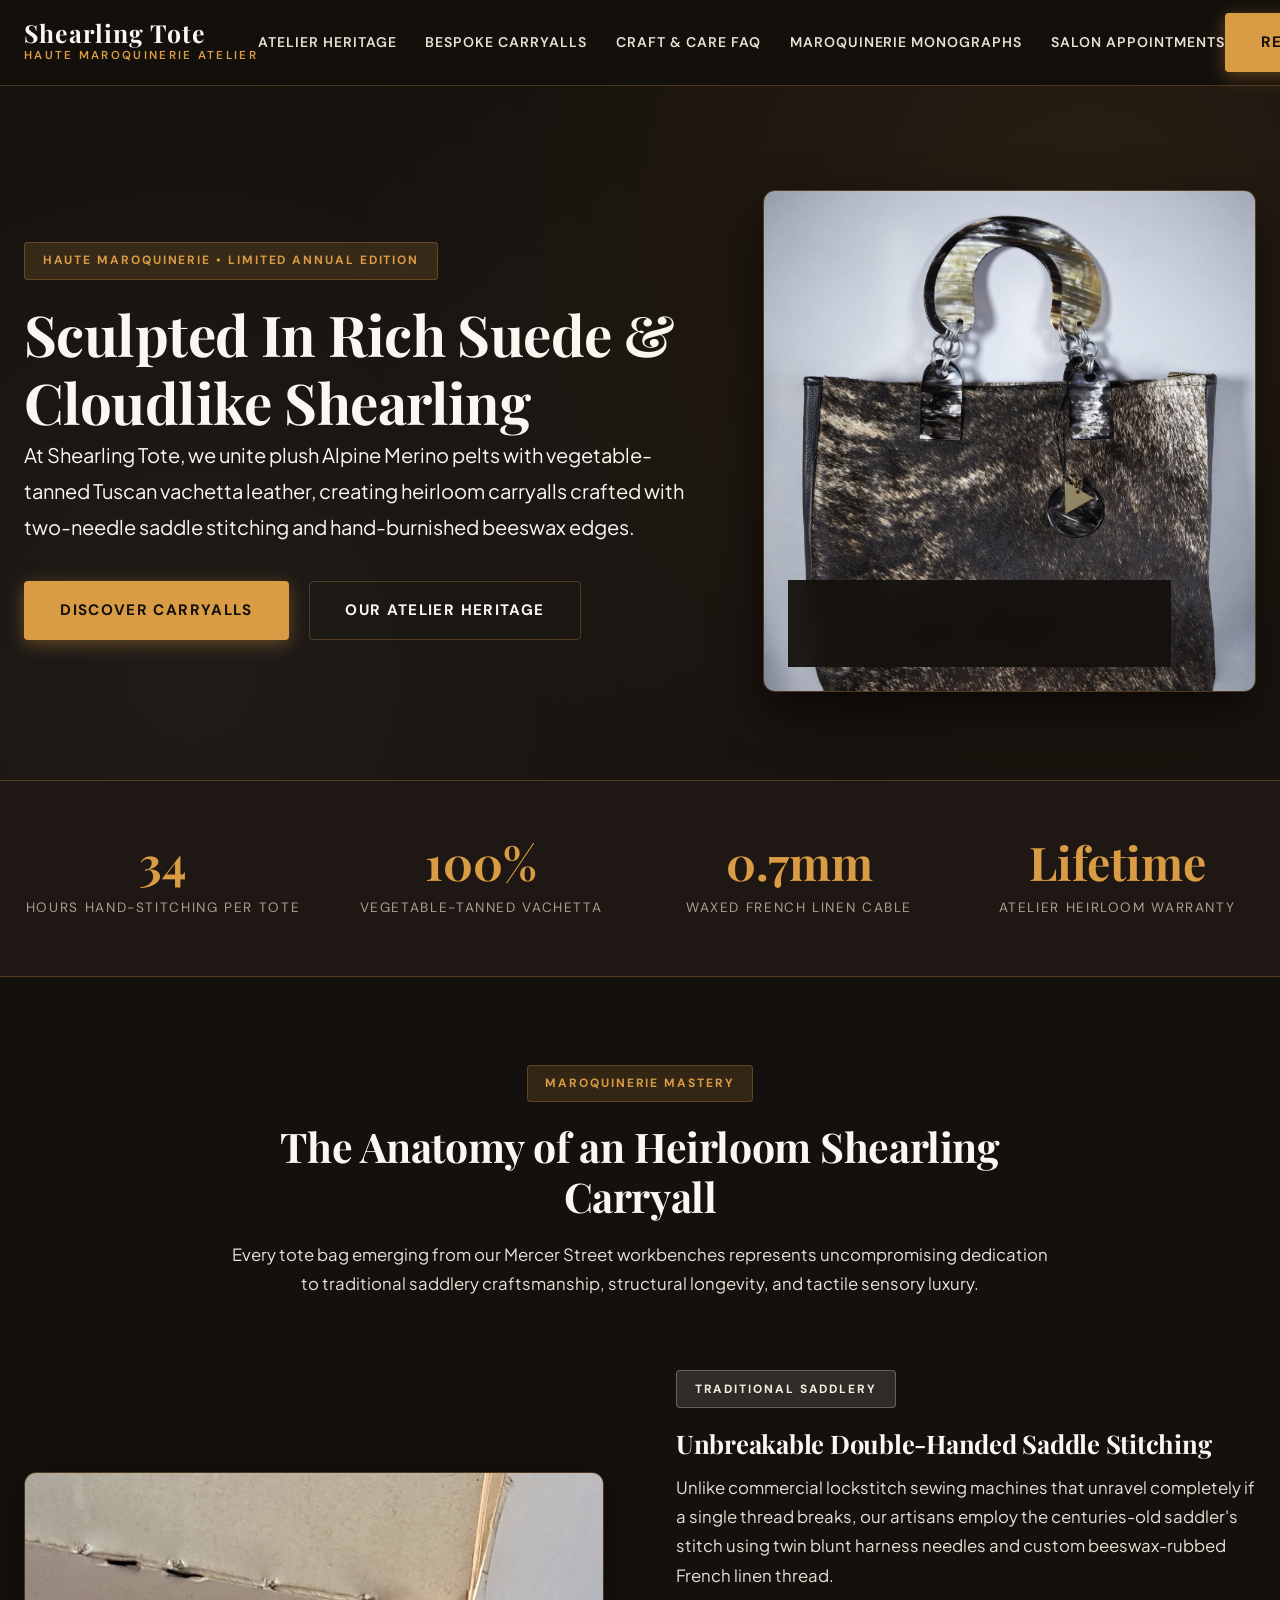
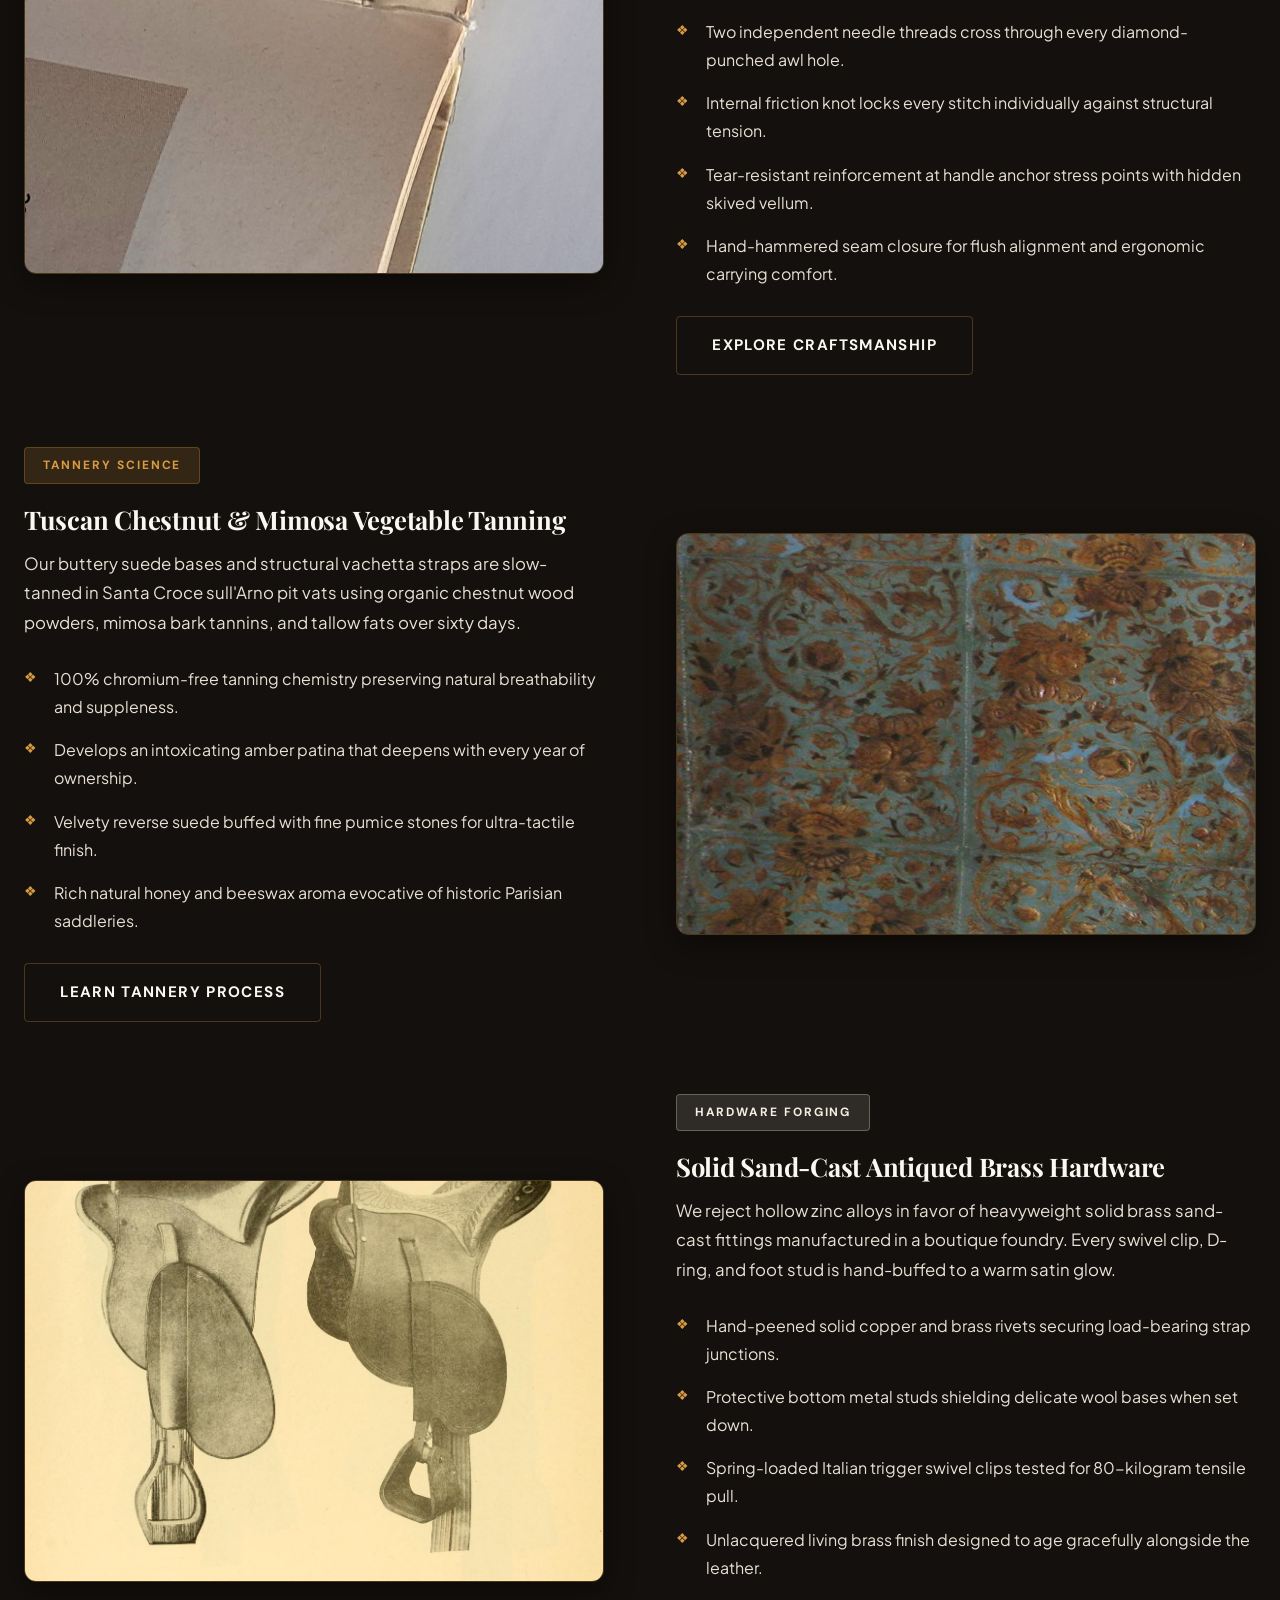
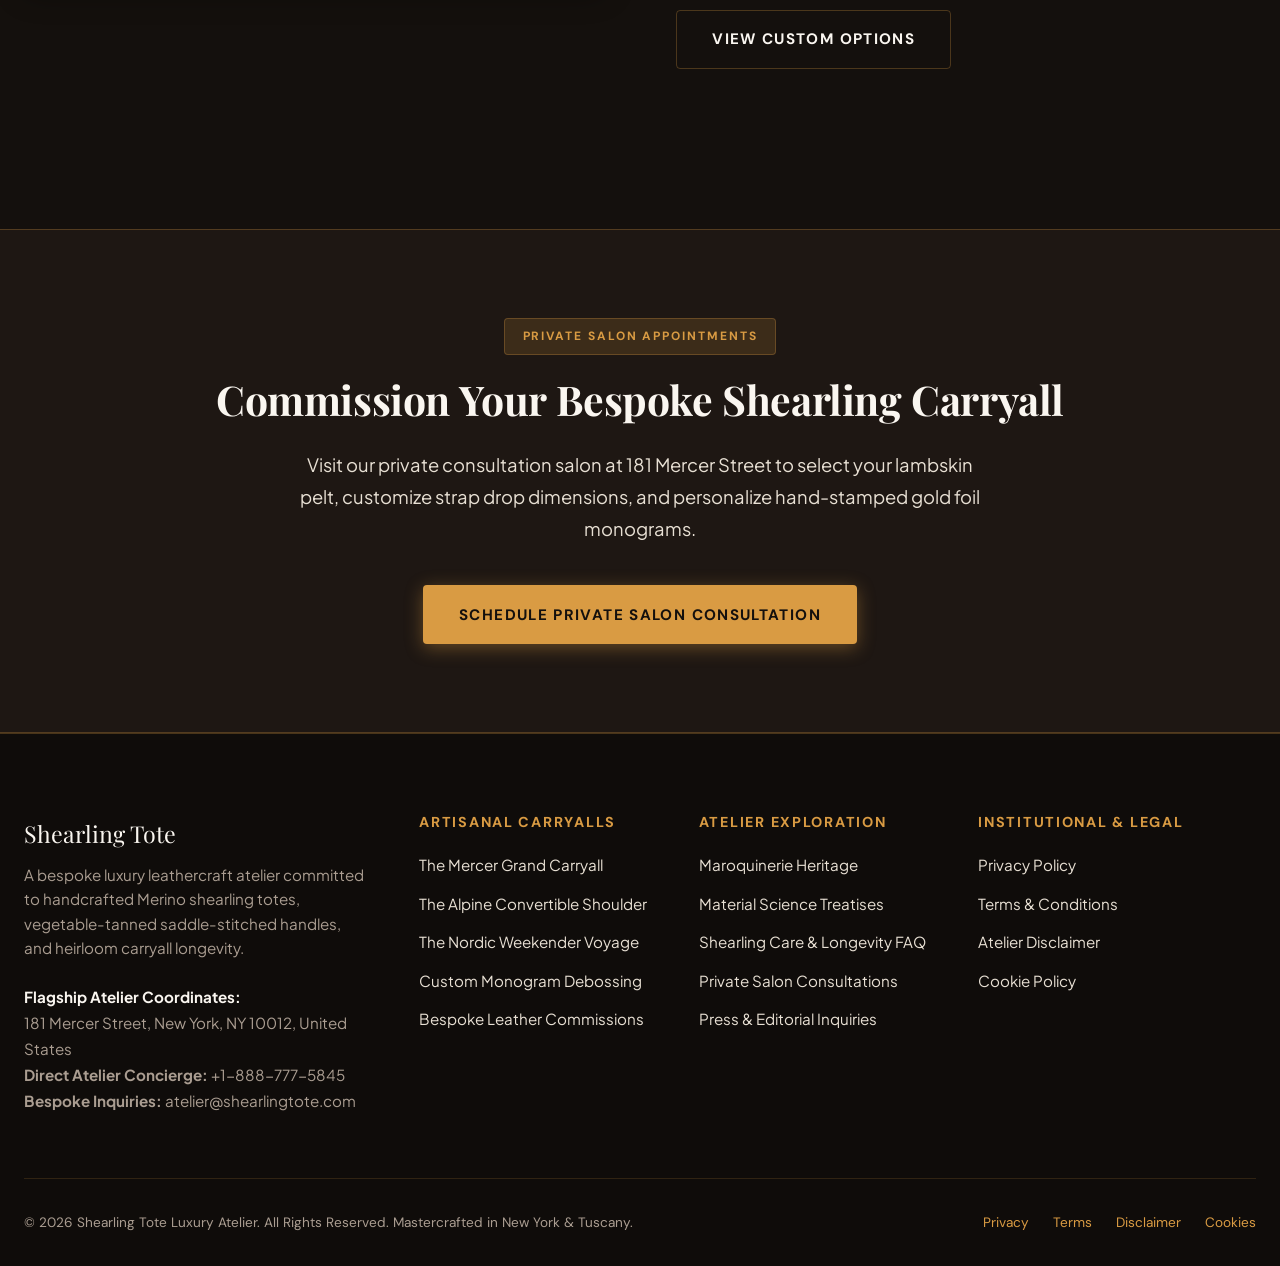
<file: index.html>
<!DOCTYPE html>
<html lang="en">
<head>
    <!-- Google tag (gtag.js) -->
    <script async src="https://www.googletagmanager.com/gtag/js?id=G-0LY0HY7L01"></script>
    <script>
      window.dataLayer = window.dataLayer || [];
      function gtag(){dataLayer.push(arguments);}
      gtag('js', new Date());
      gtag('config', 'G-0LY0HY7L01');
    </script>
    <meta charset="UTF-8">
    <meta name="viewport" content="width=device-width, initial-scale=1.0">
    <title>Shearling Tote | Haute Maroquinerie & Handcrafted Luxury Carryalls</title>
    <meta name="description" content="Artisanal Merino shearling totes, saddle-stitched Tuscan vachetta leather handles, and hand-forged brass hardware mastercrafted at 181 Mercer Street.">
    <link rel="canonical" href="https://shearlingtote.com/index.html">
    <link rel="preconnect" href="https://fonts.googleapis.com">
    <link rel="preconnect" href="https://fonts.gstatic.com" crossorigin>
    <link href="https://fonts.googleapis.com/css2?family=DM+Sans:ital,opsz,wght@0,9..40,400;0,9..40,500;0,9..40,600;0,9..40,700;1,9..40,400&family=Playfair+Display:ital,wght@0,400;0,600;0,700;0,800;1,400;1,600&family=Plus+Jakarta+Sans:ital,wght@0,300;0,400;0,500;0,600;0,700;1,400&display=swap" rel="stylesheet">
    <link rel="stylesheet" href="assets/css/style.css">
</head>
<body>
    <!-- EXACTLY ONE SITE HEADER -->
    <header class="site-header">
        <div class="header-inner">
            <a href="index.html" class="brand-logo">
                <span class="brand-title">Shearling Tote</span>
                <span class="brand-subtitle">Haute Maroquinerie Atelier</span>
            </a>

            <nav class="nav-desktop">
                <a href="about.html" class="nav-link ">Atelier Heritage</a>
                <a href="services.html" class="nav-link ">Bespoke Carryalls</a>
                <a href="faq.html" class="nav-link ">Craft &amp; Care FAQ</a>
                <a href="blog.html" class="nav-link ">Maroquinerie Monographs</a>
                <a href="contact.html" class="nav-link ">Salon Appointments</a>
            </nav>

            <div class="nav-actions">
                <a href="contact.html" class="btn btn-primary nav-btn-cta">Reserve Commission</a>
                <button class="menu-toggle" id="menu-toggle" aria-label="Toggle navigation drawer">
                    <span class="hamburger-bar"></span>
                    <span class="hamburger-bar"></span>
                    <span class="hamburger-bar"></span>
                </button>
            </div>
        </div>
    </header>

    <!-- EXACTLY ONE MOBILE DRAWER -->
    <div class="mobile-drawer" id="mobile-drawer">
        <div class="drawer-header">
            <span class="drawer-title">Shearling Tote</span>
            <button class="drawer-close" id="drawer-close" aria-label="Close navigation">&times;</button>
        </div>
        <nav class="drawer-links">
            <a href="index.html" class="drawer-link">Atelier Home</a>
            <a href="about.html" class="drawer-link">Atelier Heritage</a>
            <a href="services.html" class="drawer-link">Bespoke Carryalls</a>
            <a href="faq.html" class="drawer-link">Craft &amp; Care FAQ</a>
            <a href="blog.html" class="drawer-link">Maroquinerie Monographs</a>
            <a href="contact.html" class="drawer-link">Salon Appointments</a>
            <a href="contact.html" class="btn btn-primary" style="margin-top: 1.5rem; text-align: center;">Reserve Commission</a>
        </nav>
    </div>

    <main class="main-content">
        <!-- HERO SECTION -->
        <section class="hero-section">
            <div class="container">
                <div class="hero-grid">
                    <div>
                        <div class="category-badge">Haute Maroquinerie &bull; Limited Annual Edition</div>
                        <h1>Sculpted In Rich Suede &amp; Cloudlike Shearling</h1>
                        <p class="lead">
                            At Shearling Tote, we unite plush Alpine Merino pelts with vegetable-tanned Tuscan vachetta leather, creating heirloom carryalls crafted with two-needle saddle stitching and hand-burnished beeswax edges.
                        </p>
                        <div style="display: flex; gap: 1.25rem; margin-top: 2.25rem; flex-wrap: wrap;">
                            <a href="services.html" class="btn btn-primary">Discover Carryalls</a>
                            <a href="about.html" class="btn btn-outline">Our Atelier Heritage</a>
                        </div>
                    </div>

                    <div class="hero-img-frame">
                        <img src="assets/images/shearling-tote-hero-luxury-handbag.jpg" alt="Hero bespoke caramel suede and curly Merino shearling luxury tote bag">
                        <div class="hero-badge-overlay">
                            <strong style="color: var(--color-caramel); font-family: var(--font-sub);">The Mercer Grand Carryall</strong><br>
                            <span style="font-size: 0.85rem; color: var(--text-secondary);">Full-Grain Caramel Suede &bull; Unbleached Curly Fleece</span>
                        </div>
                    </div>
                </div>
            </div>
        </section>

        <!-- STATS RIBBON -->
        <section class="stats-ribbon">
            <div class="container">
                <div class="stats-grid">
                    <div>
                        <div class="stat-val">34</div>
                        <div class="stat-label">Hours Hand-Stitching per Tote</div>
                    </div>
                    <div>
                        <div class="stat-val">100%</div>
                        <div class="stat-label">Vegetable-Tanned Vachetta</div>
                    </div>
                    <div>
                        <div class="stat-val">0.7mm</div>
                        <div class="stat-label">Waxed French Linen Cable</div>
                    </div>
                    <div>
                        <div class="stat-val">Lifetime</div>
                        <div class="stat-label">Atelier Heirloom Warranty</div>
                    </div>
                </div>
            </div>
        </section>

        <!-- CORE PILLARS SECTION -->
        <section class="section-py">
            <div class="container">
                <div class="text-center" style="max-width: 820px; margin: 0 auto 4rem;">
                    <div class="badge-caramel">Maroquinerie Mastery</div>
                    <h2>The Anatomy of an Heirloom Shearling Carryall</h2>
                    <p>
                        Every tote bag emerging from our Mercer Street workbenches represents uncompromising dedication to traditional saddlery craftsmanship, structural longevity, and tactile sensory luxury.
                    </p>
                </div>

                <!-- FEATURE SPLIT 1: SADDLE STITCHING -->
                <div class="feature-split">
                    <div class="feature-img-wrap">
                        <img src="assets/images/shearling-leather-craftsman-saddle-stitching.jpg" alt="Master maroquinier hand saddle-stitching vachetta leather handles using waxed linen thread">
                    </div>
                    <div>
                        <div class="badge-ivory">Traditional Saddlery</div>
                        <h3>Unbreakable Double-Handed Saddle Stitching</h3>
                        <p>
                            Unlike commercial lockstitch sewing machines that unravel completely if a single thread breaks, our artisans employ the centuries-old saddler's stitch using twin blunt harness needles and custom beeswax-rubbed French linen thread.
                        </p>
                        <ul class="feature-list">
                            <li>Two independent needle threads cross through every diamond-punched awl hole.</li>
                            <li>Internal friction knot locks every stitch individually against structural tension.</li>
                            <li>Tear-resistant reinforcement at handle anchor stress points with hidden skived vellum.</li>
                            <li>Hand-hammered seam closure for flush alignment and ergonomic carrying comfort.</li>
                        </ul>
                        <div style="margin-top: 1.5rem;">
                            <a href="about.html" class="btn btn-outline">Explore Craftsmanship</a>
                        </div>
                    </div>
                </div>

                <!-- FEATURE SPLIT 2: TANNERY HIDES -->
                <div class="feature-split reverse">
                    <div class="feature-img-wrap">
                        <img src="assets/images/shearling-tannery-suede-hides-stacked.jpg" alt="Full-grain vegetable-tanned leather and supple suede hides draped in atelier workshop">
                    </div>
                    <div>
                        <div class="badge-caramel">Tannery Science</div>
                        <h3>Tuscan Chestnut &amp; Mimosa Vegetable Tanning</h3>
                        <p>
                            Our buttery suede bases and structural vachetta straps are slow-tanned in Santa Croce sull'Arno pit vats using organic chestnut wood powders, mimosa bark tannins, and tallow fats over sixty days.
                        </p>
                        <ul class="feature-list">
                            <li>100% chromium-free tanning chemistry preserving natural breathability and suppleness.</li>
                            <li>Develops an intoxicating amber patina that deepens with every year of ownership.</li>
                            <li>Velvety reverse suede buffed with fine pumice stones for ultra-tactile finish.</li>
                            <li>Rich natural honey and beeswax aroma evocative of historic Parisian saddleries.</li>
                        </ul>
                        <div style="margin-top: 1.5rem;">
                            <a href="about.html" class="btn btn-outline">Learn Tannery Process</a>
                        </div>
                    </div>
                </div>

                <!-- FEATURE SPLIT 3: BRASS HARDWARE -->
                <div class="feature-split">
                    <div class="feature-img-wrap">
                        <img src="assets/images/shearling-brass-buckle-hardware-rivet.jpg" alt="Hand-forged solid brass buckles swivel trigger clasps and peened copper rivets">
                    </div>
                    <div>
                        <div class="badge-ivory">Hardware Forging</div>
                        <h3>Solid Sand-Cast Antiqued Brass Hardware</h3>
                        <p>
                            We reject hollow zinc alloys in favor of heavyweight solid brass sand-cast fittings manufactured in a boutique foundry. Every swivel clip, D-ring, and foot stud is hand-buffed to a warm satin glow.
                        </p>
                        <ul class="feature-list">
                            <li>Hand-peened solid copper and brass rivets securing load-bearing strap junctions.</li>
                            <li>Protective bottom metal studs shielding delicate wool bases when set down.</li>
                            <li>Spring-loaded Italian trigger swivel clips tested for 80-kilogram tensile pull.</li>
                            <li>Unlacquered living brass finish designed to age gracefully alongside the leather.</li>
                        </ul>
                        <div style="margin-top: 1.5rem;">
                            <a href="services.html" class="btn btn-outline">View Custom Options</a>
                        </div>
                    </div>
                </div>
            </div>
        </section>

        <!-- CTA SECTION -->
        <section class="section-py" style="background: var(--bg-secondary); border-top: 1px solid var(--border-subtle); border-bottom: 1px solid var(--border-subtle);">
            <div class="container text-center">
                <div class="badge-caramel">Private Salon Appointments</div>
                <h2 style="margin-bottom: 1.5rem;">Commission Your Bespoke Shearling Carryall</h2>
                <p style="max-width: 680px; margin: 0 auto 2.5rem; font-size: 1.15rem;">
                    Visit our private consultation salon at 181 Mercer Street to select your lambskin pelt, customize strap drop dimensions, and personalize hand-stamped gold foil monograms.
                </p>
                <a href="contact.html" class="btn btn-primary">Schedule Private Salon Consultation</a>
            </div>
        </section>
    </main>
    <!-- SITE FOOTER -->
    <footer class="site-footer">
        <div class="container">
            <div class="footer-grid">
                <div class="footer-col">
                    <span class="footer-brand-title">Shearling Tote</span>
                    <p class="footer-desc">
                        A bespoke luxury leathercraft atelier committed to handcrafted Merino shearling totes, vegetable-tanned saddle-stitched handles, and heirloom carryall longevity.
                    </p>
                    <div style="font-size: 0.95rem; line-height: 1.7; color: var(--text-muted);">
                        <strong style="color: var(--text-primary);">Flagship Atelier Coordinates:</strong><br>
                        181 Mercer Street, New York, NY 10012, United States<br>
                        <strong>Direct Atelier Concierge:</strong> +1-888-777-5845<br>
                        <strong>Bespoke Inquiries:</strong> atelier@shearlingtote.com
                    </div>
                </div>

                <div class="footer-col">
                    <h4 class="footer-heading">Artisanal Carryalls</h4>
                    <div class="footer-links">
                        <a href="services.html" class="footer-link">The Mercer Grand Carryall</a>
                        <a href="services.html" class="footer-link">The Alpine Convertible Shoulder</a>
                        <a href="services.html" class="footer-link">The Nordic Weekender Voyage</a>
                        <a href="services.html" class="footer-link">Custom Monogram Debossing</a>
                        <a href="services.html" class="footer-link">Bespoke Leather Commissions</a>
                    </div>
                </div>

                <div class="footer-col">
                    <h4 class="footer-heading">Atelier Exploration</h4>
                    <div class="footer-links">
                        <a href="about.html" class="footer-link">Maroquinerie Heritage</a>
                        <a href="blog.html" class="footer-link">Material Science Treatises</a>
                        <a href="faq.html" class="footer-link">Shearling Care &amp; Longevity FAQ</a>
                        <a href="contact.html" class="footer-link">Private Salon Consultations</a>
                        <a href="contact.html" class="footer-link">Press &amp; Editorial Inquiries</a>
                    </div>
                </div>

                <div class="footer-col">
                    <h4 class="footer-heading">Institutional &amp; Legal</h4>
                    <div class="footer-links">
                        <a href="privacy-policy.html" class="footer-link">Privacy Policy</a>
                        <a href="terms-and-conditions.html" class="footer-link">Terms &amp; Conditions</a>
                        <a href="disclaimer.html" class="footer-link">Atelier Disclaimer</a>
                        <a href="cookie-policy.html" class="footer-link">Cookie Policy</a>
                    </div>
                </div>
            </div>

            <div class="footer-bottom">
                <div>
                    &copy; 2026 Shearling Tote Luxury Atelier. All Rights Reserved. Mastercrafted in New York &amp; Tuscany.
                </div>
                <div class="footer-bottom-links">
                    <a href="privacy-policy.html">Privacy</a>
                    <a href="terms-and-conditions.html">Terms</a>
                    <a href="disclaimer.html">Disclaimer</a>
                    <a href="cookie-policy.html">Cookies</a>
                </div>
            </div>
        </div>
    </footer>

    <script src="assets/js/main.js"></script>
</body>
</html>
</file>
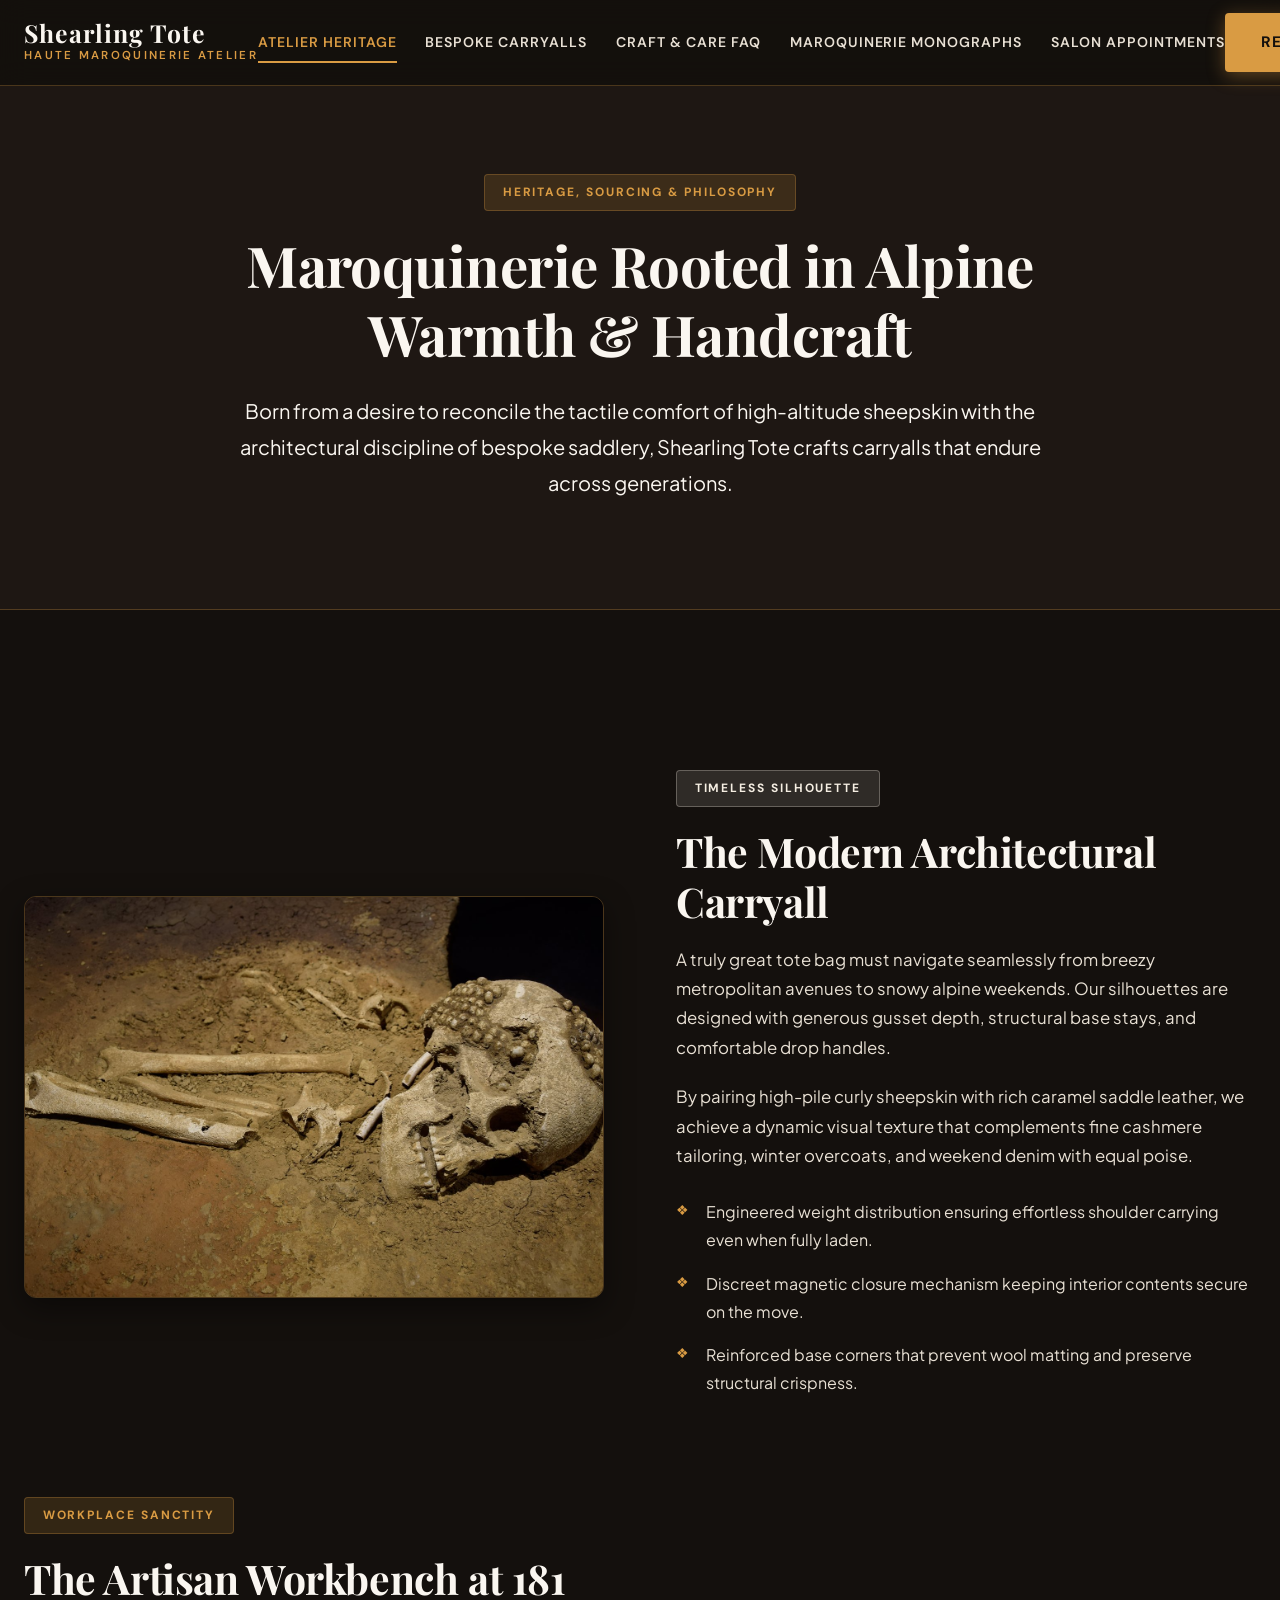
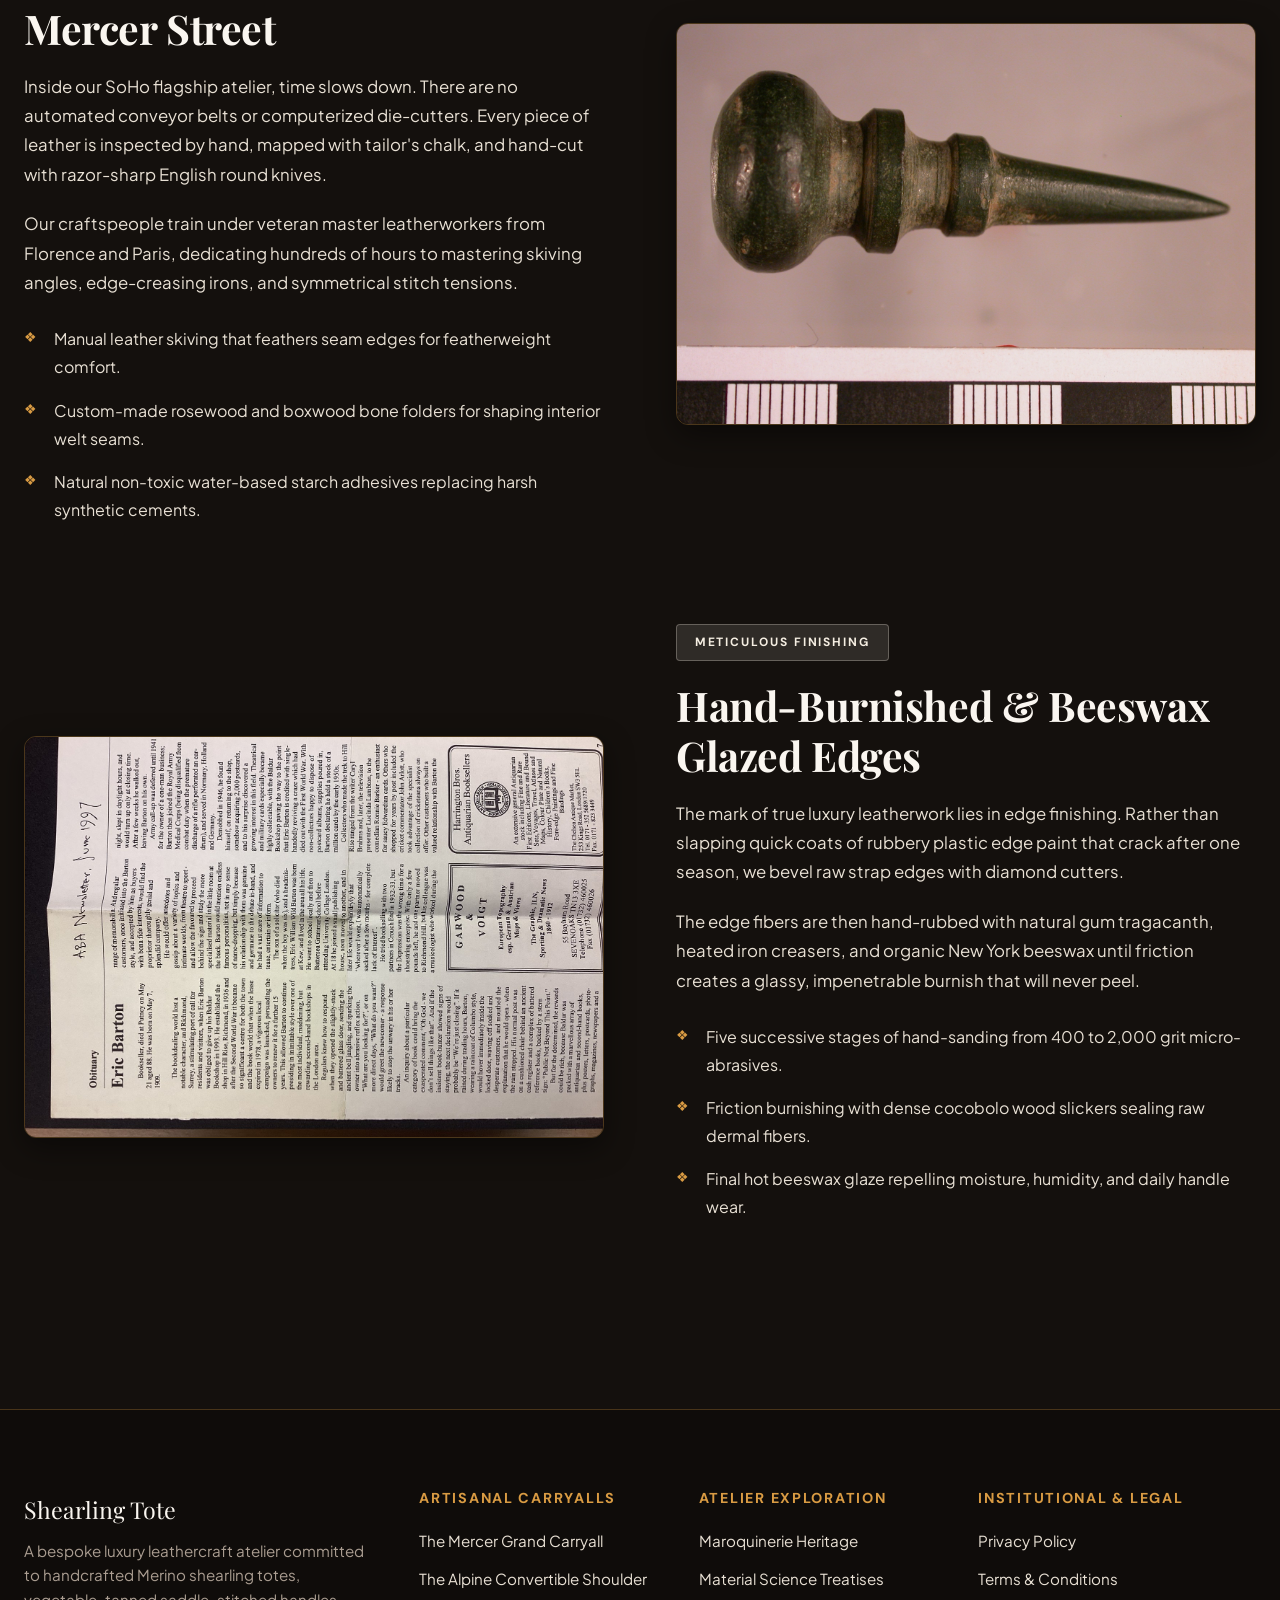
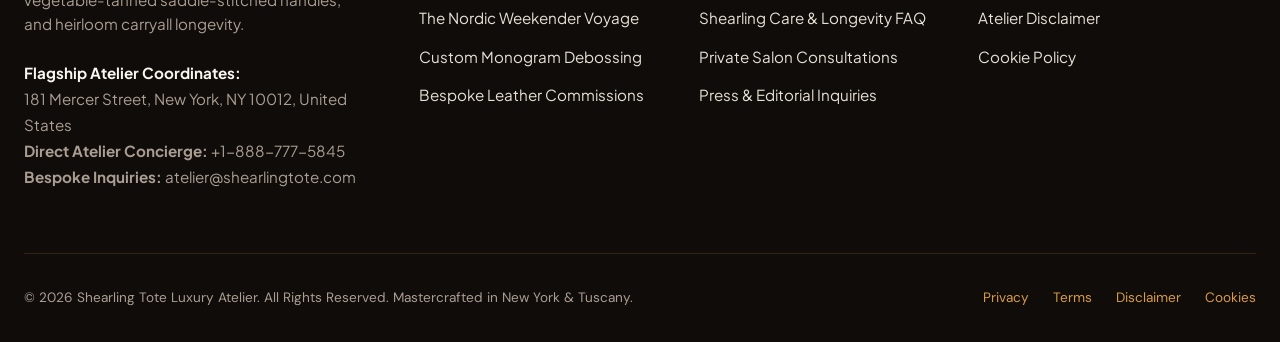
<file: about.html>
<!DOCTYPE html>
<html lang="en">
<head>
    <!-- Google tag (gtag.js) -->
    <script async src="https://www.googletagmanager.com/gtag/js?id=G-0LY0HY7L01"></script>
    <script>
      window.dataLayer = window.dataLayer || [];
      function gtag(){dataLayer.push(arguments);}
      gtag('js', new Date());
      gtag('config', 'G-0LY0HY7L01');
    </script>
    <meta charset="UTF-8">
    <meta name="viewport" content="width=device-width, initial-scale=1.0">
    <title>Atelier Heritage & Philosophy | Shearling Tote Luxury Leathercraft</title>
    <meta name="description" content="Discover the heritage of Shearling Tote, our commitment to traditional hand saddlery, vegetable-tanned leathers, and ethical alpine shearling sourcing.">
    <link rel="canonical" href="https://shearlingtote.com/about.html">
    <link rel="preconnect" href="https://fonts.googleapis.com">
    <link rel="preconnect" href="https://fonts.gstatic.com" crossorigin>
    <link href="https://fonts.googleapis.com/css2?family=DM+Sans:ital,opsz,wght@0,9..40,400;0,9..40,500;0,9..40,600;0,9..40,700;1,9..40,400&family=Playfair+Display:ital,wght@0,400;0,600;0,700;0,800;1,400;1,600&family=Plus+Jakarta+Sans:ital,wght@0,300;0,400;0,500;0,600;0,700;1,400&display=swap" rel="stylesheet">
    <link rel="stylesheet" href="assets/css/style.css">
</head>
<body>
    <!-- EXACTLY ONE SITE HEADER -->
    <header class="site-header">
        <div class="header-inner">
            <a href="index.html" class="brand-logo">
                <span class="brand-title">Shearling Tote</span>
                <span class="brand-subtitle">Haute Maroquinerie Atelier</span>
            </a>

            <nav class="nav-desktop">
                <a href="about.html" class="nav-link active">Atelier Heritage</a>
                <a href="services.html" class="nav-link ">Bespoke Carryalls</a>
                <a href="faq.html" class="nav-link ">Craft &amp; Care FAQ</a>
                <a href="blog.html" class="nav-link ">Maroquinerie Monographs</a>
                <a href="contact.html" class="nav-link ">Salon Appointments</a>
            </nav>

            <div class="nav-actions">
                <a href="contact.html" class="btn btn-primary nav-btn-cta">Reserve Commission</a>
                <button class="menu-toggle" id="menu-toggle" aria-label="Toggle navigation drawer">
                    <span class="hamburger-bar"></span>
                    <span class="hamburger-bar"></span>
                    <span class="hamburger-bar"></span>
                </button>
            </div>
        </div>
    </header>

    <!-- EXACTLY ONE MOBILE DRAWER -->
    <div class="mobile-drawer" id="mobile-drawer">
        <div class="drawer-header">
            <span class="drawer-title">Shearling Tote</span>
            <button class="drawer-close" id="drawer-close" aria-label="Close navigation">&times;</button>
        </div>
        <nav class="drawer-links">
            <a href="index.html" class="drawer-link">Atelier Home</a>
            <a href="about.html" class="drawer-link">Atelier Heritage</a>
            <a href="services.html" class="drawer-link">Bespoke Carryalls</a>
            <a href="faq.html" class="drawer-link">Craft &amp; Care FAQ</a>
            <a href="blog.html" class="drawer-link">Maroquinerie Monographs</a>
            <a href="contact.html" class="drawer-link">Salon Appointments</a>
            <a href="contact.html" class="btn btn-primary" style="margin-top: 1.5rem; text-align: center;">Reserve Commission</a>
        </nav>
    </div>

    <main class="main-content">
        <section class="section-py" style="background: var(--bg-secondary); border-bottom: 1px solid var(--border-subtle);">
            <div class="container text-center" style="max-width: 860px;">
                <div class="badge-caramel">Heritage, Sourcing &amp; Philosophy</div>
                <h1 style="margin-bottom: 1.5rem;">Maroquinerie Rooted in Alpine Warmth &amp; Handcraft</h1>
                <p class="lead">
                    Born from a desire to reconcile the tactile comfort of high-altitude sheepskin with the architectural discipline of bespoke saddlery, Shearling Tote crafts carryalls that endure across generations.
                </p>
            </div>
        </section>

        <section class="section-py">
            <div class="container">
                <div class="feature-split">
                    <div class="feature-img-wrap">
                        <img src="assets/images/shearling-tote-autumn-lifestyle-carryall.jpg" alt="Autumnal street-style silhouette carrying spacious artisanal shearling carryall tote">
                    </div>
                    <div>
                        <div class="badge-ivory">Timeless Silhouette</div>
                        <h2>The Modern Architectural Carryall</h2>
                        <p>
                            A truly great tote bag must navigate seamlessly from breezy metropolitan avenues to snowy alpine weekends. Our silhouettes are designed with generous gusset depth, structural base stays, and comfortable drop handles.
                        </p>
                        <p>
                            By pairing high-pile curly sheepskin with rich caramel saddle leather, we achieve a dynamic visual texture that complements fine cashmere tailoring, winter overcoats, and weekend denim with equal poise.
                        </p>
                        <ul class="feature-list">
                            <li>Engineered weight distribution ensuring effortless shoulder carrying even when fully laden.</li>
                            <li>Discreet magnetic closure mechanism keeping interior contents secure on the move.</li>
                            <li>Reinforced base corners that prevent wool matting and preserve structural crispness.</li>
                        </ul>
                    </div>
                </div>

                <div class="feature-split reverse">
                    <div class="feature-img-wrap">
                        <img src="assets/images/shearling-leather-workbench-tools-awl.jpg" alt="Artisan cutting bench arranged with round skiving knives diamond awls and edge bevellers">
                    </div>
                    <div>
                        <div class="badge-caramel">Workplace Sanctity</div>
                        <h2>The Artisan Workbench at 181 Mercer Street</h2>
                        <p>
                            Inside our SoHo flagship atelier, time slows down. There are no automated conveyor belts or computerized die-cutters. Every piece of leather is inspected by hand, mapped with tailor's chalk, and hand-cut with razor-sharp English round knives.
                        </p>
                        <p>
                            Our craftspeople train under veteran master leatherworkers from Florence and Paris, dedicating hundreds of hours to mastering skiving angles, edge-creasing irons, and symmetrical stitch tensions.
                        </p>
                        <ul class="feature-list">
                            <li>Manual leather skiving that feathers seam edges for featherweight comfort.</li>
                            <li>Custom-made rosewood and boxwood bone folders for shaping interior welt seams.</li>
                            <li>Natural non-toxic water-based starch adhesives replacing harsh synthetic cements.</li>
                        </ul>
                    </div>
                </div>

                <div class="feature-split">
                    <div class="feature-img-wrap">
                        <img src="assets/images/shearling-edge-painting-burnishing-leather.jpg" alt="Craftsman hand-burnishing and beveling raw vegetable-tanned strap edges with organic beeswax">
                    </div>
                    <div>
                        <div class="badge-ivory">Meticulous Finishing</div>
                        <h2>Hand-Burnished &amp; Beeswax Glazed Edges</h2>
                        <p>
                            The mark of true luxury leatherwork lies in edge finishing. Rather than slapping quick coats of rubbery plastic edge paint that crack after one season, we bevel raw strap edges with diamond cutters.
                        </p>
                        <p>
                            The edge fibers are then hand-rubbed with natural gum tragacanth, heated iron creasers, and organic New York beeswax until friction creates a glassy, impenetrable burnish that will never peel.
                        </p>
                        <ul class="feature-list">
                            <li>Five successive stages of hand-sanding from 400 to 2,000 grit micro-abrasives.</li>
                            <li>Friction burnishing with dense cocobolo wood slickers sealing raw dermal fibers.</li>
                            <li>Final hot beeswax glaze repelling moisture, humidity, and daily handle wear.</li>
                        </ul>
                    </div>
                </div>
            </div>
        </section>
    </main>
    <!-- SITE FOOTER -->
    <footer class="site-footer">
        <div class="container">
            <div class="footer-grid">
                <div class="footer-col">
                    <span class="footer-brand-title">Shearling Tote</span>
                    <p class="footer-desc">
                        A bespoke luxury leathercraft atelier committed to handcrafted Merino shearling totes, vegetable-tanned saddle-stitched handles, and heirloom carryall longevity.
                    </p>
                    <div style="font-size: 0.95rem; line-height: 1.7; color: var(--text-muted);">
                        <strong style="color: var(--text-primary);">Flagship Atelier Coordinates:</strong><br>
                        181 Mercer Street, New York, NY 10012, United States<br>
                        <strong>Direct Atelier Concierge:</strong> +1-888-777-5845<br>
                        <strong>Bespoke Inquiries:</strong> atelier@shearlingtote.com
                    </div>
                </div>

                <div class="footer-col">
                    <h4 class="footer-heading">Artisanal Carryalls</h4>
                    <div class="footer-links">
                        <a href="services.html" class="footer-link">The Mercer Grand Carryall</a>
                        <a href="services.html" class="footer-link">The Alpine Convertible Shoulder</a>
                        <a href="services.html" class="footer-link">The Nordic Weekender Voyage</a>
                        <a href="services.html" class="footer-link">Custom Monogram Debossing</a>
                        <a href="services.html" class="footer-link">Bespoke Leather Commissions</a>
                    </div>
                </div>

                <div class="footer-col">
                    <h4 class="footer-heading">Atelier Exploration</h4>
                    <div class="footer-links">
                        <a href="about.html" class="footer-link">Maroquinerie Heritage</a>
                        <a href="blog.html" class="footer-link">Material Science Treatises</a>
                        <a href="faq.html" class="footer-link">Shearling Care &amp; Longevity FAQ</a>
                        <a href="contact.html" class="footer-link">Private Salon Consultations</a>
                        <a href="contact.html" class="footer-link">Press &amp; Editorial Inquiries</a>
                    </div>
                </div>

                <div class="footer-col">
                    <h4 class="footer-heading">Institutional &amp; Legal</h4>
                    <div class="footer-links">
                        <a href="privacy-policy.html" class="footer-link">Privacy Policy</a>
                        <a href="terms-and-conditions.html" class="footer-link">Terms &amp; Conditions</a>
                        <a href="disclaimer.html" class="footer-link">Atelier Disclaimer</a>
                        <a href="cookie-policy.html" class="footer-link">Cookie Policy</a>
                    </div>
                </div>
            </div>

            <div class="footer-bottom">
                <div>
                    &copy; 2026 Shearling Tote Luxury Atelier. All Rights Reserved. Mastercrafted in New York &amp; Tuscany.
                </div>
                <div class="footer-bottom-links">
                    <a href="privacy-policy.html">Privacy</a>
                    <a href="terms-and-conditions.html">Terms</a>
                    <a href="disclaimer.html">Disclaimer</a>
                    <a href="cookie-policy.html">Cookies</a>
                </div>
            </div>
        </div>
    </footer>

    <script src="assets/js/main.js"></script>
</body>
</html>
</file>
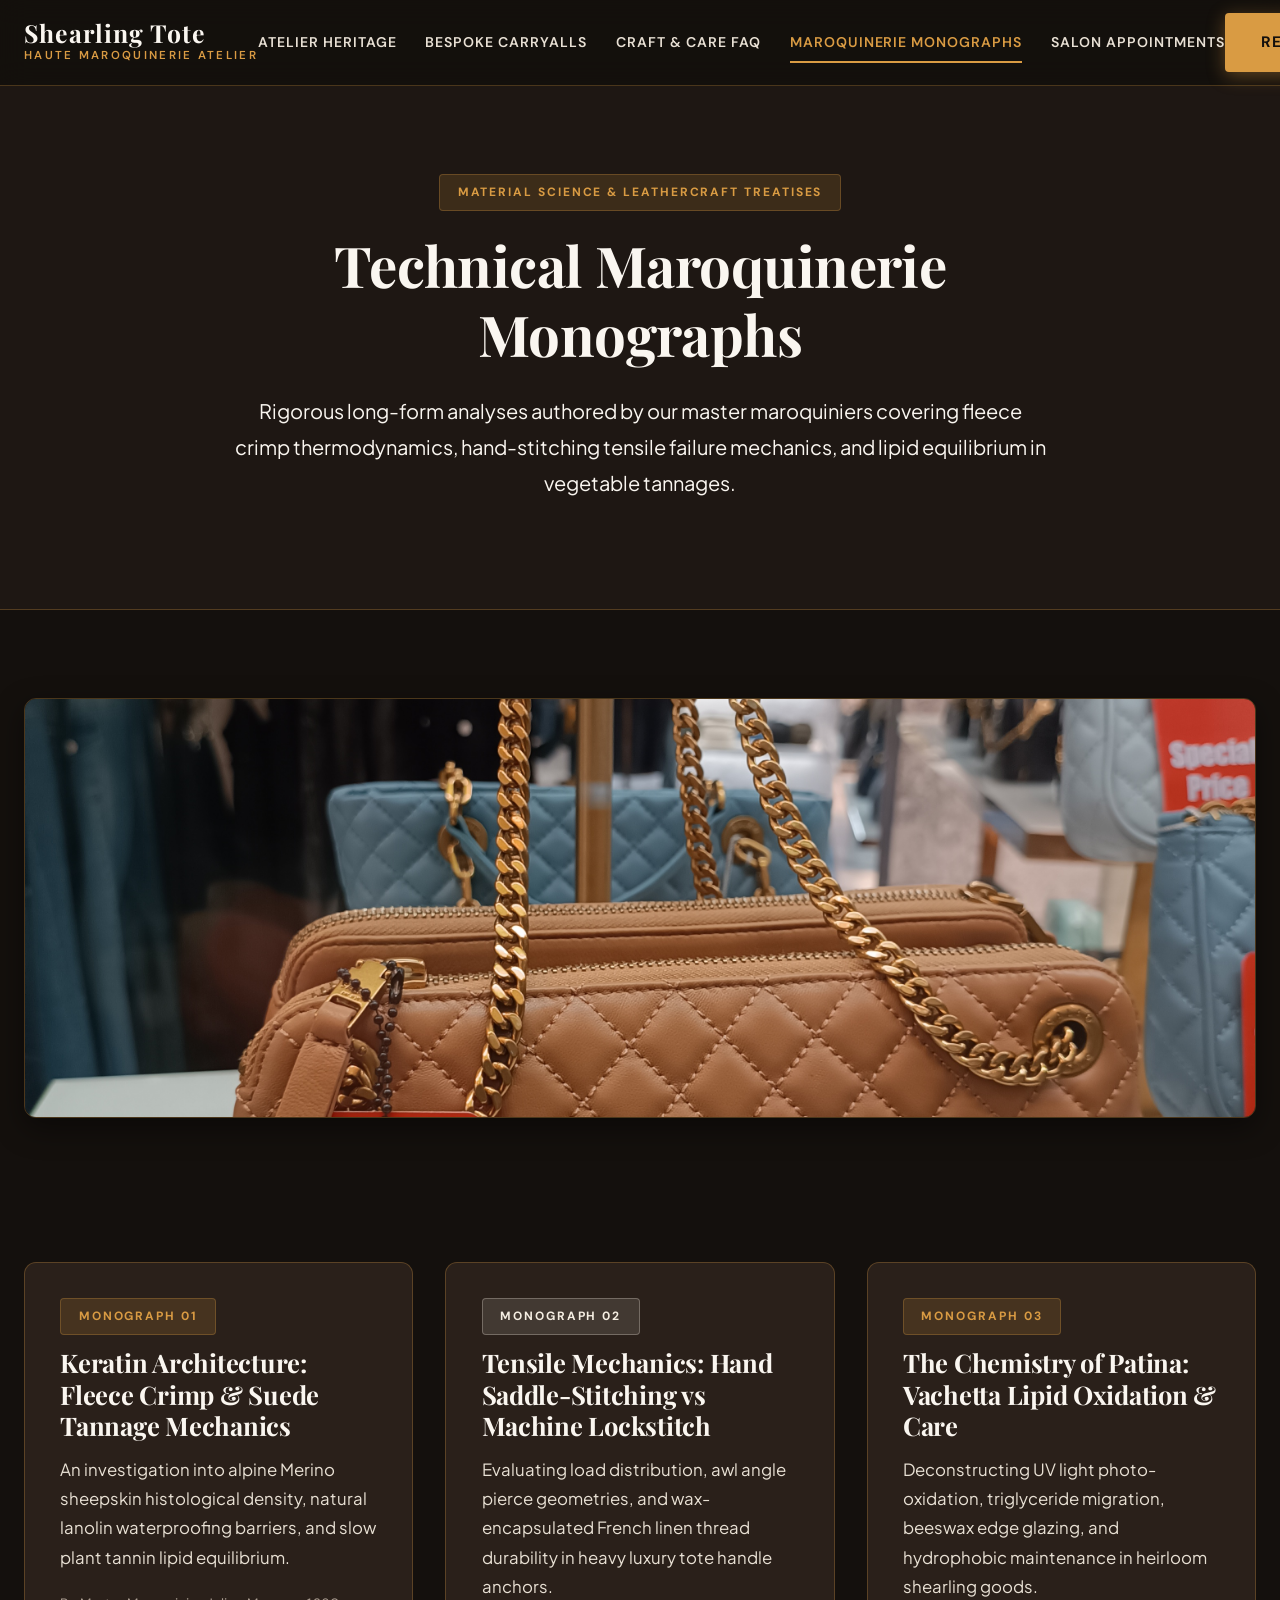
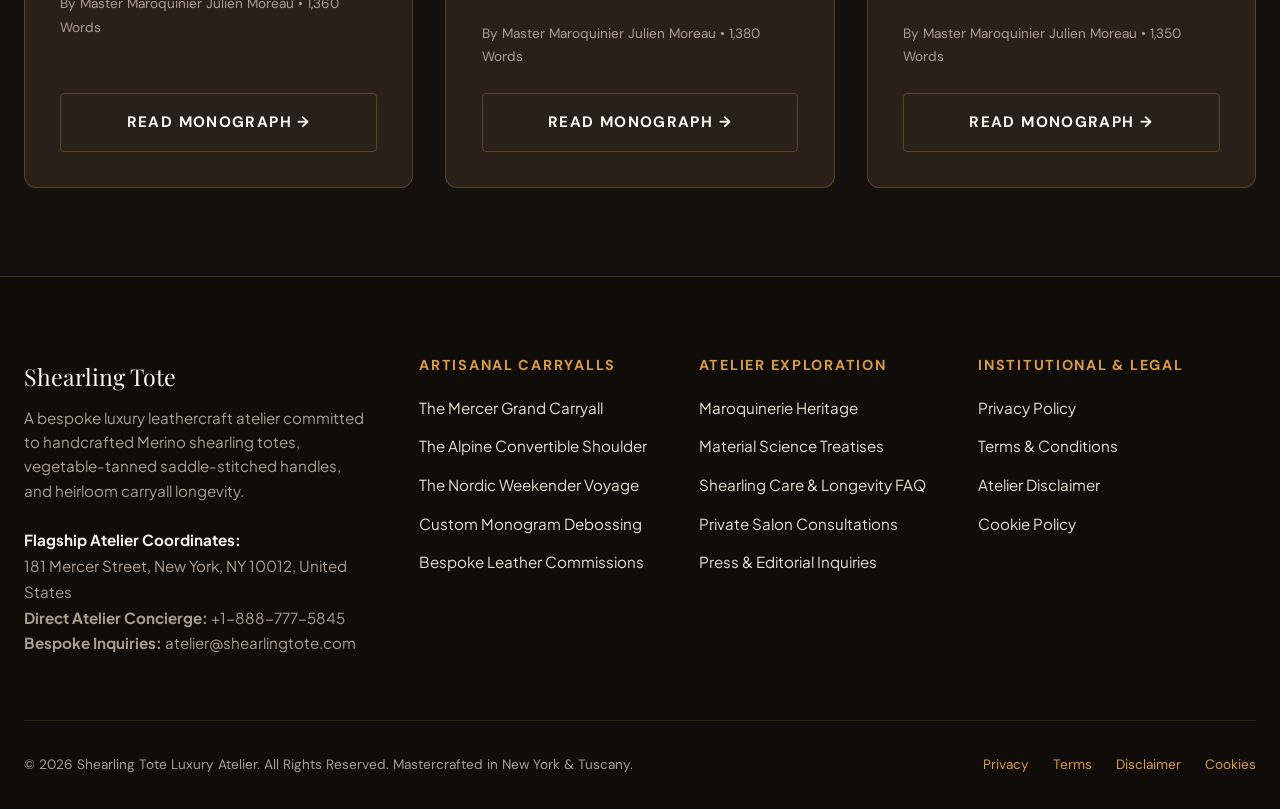
<file: blog.html>
<!DOCTYPE html>
<html lang="en">
<head>
    <!-- Google tag (gtag.js) -->
    <script async src="https://www.googletagmanager.com/gtag/js?id=G-0LY0HY7L01"></script>
    <script>
      window.dataLayer = window.dataLayer || [];
      function gtag(){dataLayer.push(arguments);}
      gtag('js', new Date());
      gtag('config', 'G-0LY0HY7L01');
    </script>
    <meta charset="UTF-8">
    <meta name="viewport" content="width=device-width, initial-scale=1.0">
    <title>Maroquinerie Research Monographs | Shearling Tote Atelier</title>
    <meta name="description" content="Technical treatises on sheepskin wool keratin histology, two-needle saddle stitching tensile dynamics, and vegetable tannin lipid nourishment.">
    <link rel="canonical" href="https://shearlingtote.com/blog.html">
    <link rel="preconnect" href="https://fonts.googleapis.com">
    <link rel="preconnect" href="https://fonts.gstatic.com" crossorigin>
    <link href="https://fonts.googleapis.com/css2?family=DM+Sans:ital,opsz,wght@0,9..40,400;0,9..40,500;0,9..40,600;0,9..40,700;1,9..40,400&family=Playfair+Display:ital,wght@0,400;0,600;0,700;0,800;1,400;1,600&family=Plus+Jakarta+Sans:ital,wght@0,300;0,400;0,500;0,600;0,700;1,400&display=swap" rel="stylesheet">
    <link rel="stylesheet" href="assets/css/style.css">
</head>
<body>
    <!-- EXACTLY ONE SITE HEADER -->
    <header class="site-header">
        <div class="header-inner">
            <a href="index.html" class="brand-logo">
                <span class="brand-title">Shearling Tote</span>
                <span class="brand-subtitle">Haute Maroquinerie Atelier</span>
            </a>

            <nav class="nav-desktop">
                <a href="about.html" class="nav-link ">Atelier Heritage</a>
                <a href="services.html" class="nav-link ">Bespoke Carryalls</a>
                <a href="faq.html" class="nav-link ">Craft &amp; Care FAQ</a>
                <a href="blog.html" class="nav-link active">Maroquinerie Monographs</a>
                <a href="contact.html" class="nav-link ">Salon Appointments</a>
            </nav>

            <div class="nav-actions">
                <a href="contact.html" class="btn btn-primary nav-btn-cta">Reserve Commission</a>
                <button class="menu-toggle" id="menu-toggle" aria-label="Toggle navigation drawer">
                    <span class="hamburger-bar"></span>
                    <span class="hamburger-bar"></span>
                    <span class="hamburger-bar"></span>
                </button>
            </div>
        </div>
    </header>

    <!-- EXACTLY ONE MOBILE DRAWER -->
    <div class="mobile-drawer" id="mobile-drawer">
        <div class="drawer-header">
            <span class="drawer-title">Shearling Tote</span>
            <button class="drawer-close" id="drawer-close" aria-label="Close navigation">&times;</button>
        </div>
        <nav class="drawer-links">
            <a href="index.html" class="drawer-link">Atelier Home</a>
            <a href="about.html" class="drawer-link">Atelier Heritage</a>
            <a href="services.html" class="drawer-link">Bespoke Carryalls</a>
            <a href="faq.html" class="drawer-link">Craft &amp; Care FAQ</a>
            <a href="blog.html" class="drawer-link">Maroquinerie Monographs</a>
            <a href="contact.html" class="drawer-link">Salon Appointments</a>
            <a href="contact.html" class="btn btn-primary" style="margin-top: 1.5rem; text-align: center;">Reserve Commission</a>
        </nav>
    </div>

    <main class="main-content">
        <section class="section-py" style="background: var(--bg-secondary); border-bottom: 1px solid var(--border-subtle);">
            <div class="container text-center" style="max-width: 860px;">
                <div class="badge-caramel">Material Science &amp; Leathercraft Treatises</div>
                <h1 style="margin-bottom: 1.5rem;">Technical Maroquinerie Monographs</h1>
                <p class="lead">
                    Rigorous long-form analyses authored by our master maroquiniers covering fleece crimp thermodynamics, hand-stitching tensile failure mechanics, and lipid equilibrium in vegetable tannages.
                </p>
            </div>
        </section>

        <!-- FEATURED BANNER IMAGE -->
        <section class="section-py" style="padding-bottom: 0;">
            <div class="container">
                <div style="border-radius: var(--radius-lg); overflow: hidden; border: 1px solid var(--border-subtle); max-height: 420px; box-shadow: var(--shadow-soft);">
                    <img src="assets/images/shearling-artisanal-handbag-collection-display.jpg" alt="Atelier salon display featuring limited-edition shearling carryalls and structured totes" style="width: 100%; height: 420px; object-fit: cover;">
                </div>
            </div>
        </section>

        <section class="section-py">
            <div class="container">
                <div class="card-grid-3">
                    <!-- TREATISE 1 -->
                    <div class="leather-card">
                        <div class="card-body">
                            <div class="badge-caramel" style="align-self: flex-start; margin-bottom: 0.75rem;">Monograph 01</div>
                            <h3>Keratin Architecture: Fleece Crimp &amp; Suede Tannage Mechanics</h3>
                            <p>
                                An investigation into alpine Merino sheepskin histological density, natural lanolin waterproofing barriers, and slow plant tannin lipid equilibrium.
                            </p>
                            <div style="font-size: 0.85rem; color: var(--text-muted); margin-bottom: 1.5rem; font-family: var(--font-sub);">
                                By Master Maroquinier Julien Moreau &bull; 1,360 Words
                            </div>
                            <a href="blog/blog-1.html" class="btn btn-outline" style="margin-top: auto; text-align: center;">Read Monograph &rarr;</a>
                        </div>
                    </div>

                    <!-- TREATISE 2 -->
                    <div class="leather-card">
                        <div class="card-body">
                            <div class="badge-ivory" style="align-self: flex-start; margin-bottom: 0.75rem;">Monograph 02</div>
                            <h3>Tensile Mechanics: Hand Saddle-Stitching vs Machine Lockstitch</h3>
                            <p>
                                Evaluating load distribution, awl angle pierce geometries, and wax-encapsulated French linen thread durability in heavy luxury tote handle anchors.
                            </p>
                            <div style="font-size: 0.85rem; color: var(--text-muted); margin-bottom: 1.5rem; font-family: var(--font-sub);">
                                By Master Maroquinier Julien Moreau &bull; 1,380 Words
                            </div>
                            <a href="blog/blog-2.html" class="btn btn-outline" style="margin-top: auto; text-align: center;">Read Monograph &rarr;</a>
                        </div>
                    </div>

                    <!-- TREATISE 3 -->
                    <div class="leather-card">
                        <div class="card-body">
                            <div class="badge-caramel" style="align-self: flex-start; margin-bottom: 0.75rem;">Monograph 03</div>
                            <h3>The Chemistry of Patina: Vachetta Lipid Oxidation &amp; Care</h3>
                            <p>
                                Deconstructing UV light photo-oxidation, triglyceride migration, beeswax edge glazing, and hydrophobic maintenance in heirloom shearling goods.
                            </p>
                            <div style="font-size: 0.85rem; color: var(--text-muted); margin-bottom: 1.5rem; font-family: var(--font-sub);">
                                By Master Maroquinier Julien Moreau &bull; 1,350 Words
                            </div>
                            <a href="blog/blog-3.html" class="btn btn-outline" style="margin-top: auto; text-align: center;">Read Monograph &rarr;</a>
                        </div>
                    </div>
                </div>
            </div>
        </section>
    </main>
    <!-- SITE FOOTER -->
    <footer class="site-footer">
        <div class="container">
            <div class="footer-grid">
                <div class="footer-col">
                    <span class="footer-brand-title">Shearling Tote</span>
                    <p class="footer-desc">
                        A bespoke luxury leathercraft atelier committed to handcrafted Merino shearling totes, vegetable-tanned saddle-stitched handles, and heirloom carryall longevity.
                    </p>
                    <div style="font-size: 0.95rem; line-height: 1.7; color: var(--text-muted);">
                        <strong style="color: var(--text-primary);">Flagship Atelier Coordinates:</strong><br>
                        181 Mercer Street, New York, NY 10012, United States<br>
                        <strong>Direct Atelier Concierge:</strong> +1-888-777-5845<br>
                        <strong>Bespoke Inquiries:</strong> atelier@shearlingtote.com
                    </div>
                </div>

                <div class="footer-col">
                    <h4 class="footer-heading">Artisanal Carryalls</h4>
                    <div class="footer-links">
                        <a href="services.html" class="footer-link">The Mercer Grand Carryall</a>
                        <a href="services.html" class="footer-link">The Alpine Convertible Shoulder</a>
                        <a href="services.html" class="footer-link">The Nordic Weekender Voyage</a>
                        <a href="services.html" class="footer-link">Custom Monogram Debossing</a>
                        <a href="services.html" class="footer-link">Bespoke Leather Commissions</a>
                    </div>
                </div>

                <div class="footer-col">
                    <h4 class="footer-heading">Atelier Exploration</h4>
                    <div class="footer-links">
                        <a href="about.html" class="footer-link">Maroquinerie Heritage</a>
                        <a href="blog.html" class="footer-link">Material Science Treatises</a>
                        <a href="faq.html" class="footer-link">Shearling Care &amp; Longevity FAQ</a>
                        <a href="contact.html" class="footer-link">Private Salon Consultations</a>
                        <a href="contact.html" class="footer-link">Press &amp; Editorial Inquiries</a>
                    </div>
                </div>

                <div class="footer-col">
                    <h4 class="footer-heading">Institutional &amp; Legal</h4>
                    <div class="footer-links">
                        <a href="privacy-policy.html" class="footer-link">Privacy Policy</a>
                        <a href="terms-and-conditions.html" class="footer-link">Terms &amp; Conditions</a>
                        <a href="disclaimer.html" class="footer-link">Atelier Disclaimer</a>
                        <a href="cookie-policy.html" class="footer-link">Cookie Policy</a>
                    </div>
                </div>
            </div>

            <div class="footer-bottom">
                <div>
                    &copy; 2026 Shearling Tote Luxury Atelier. All Rights Reserved. Mastercrafted in New York &amp; Tuscany.
                </div>
                <div class="footer-bottom-links">
                    <a href="privacy-policy.html">Privacy</a>
                    <a href="terms-and-conditions.html">Terms</a>
                    <a href="disclaimer.html">Disclaimer</a>
                    <a href="cookie-policy.html">Cookies</a>
                </div>
            </div>
        </div>
    </footer>

    <script src="assets/js/main.js"></script>
</body>
</html>
</file>
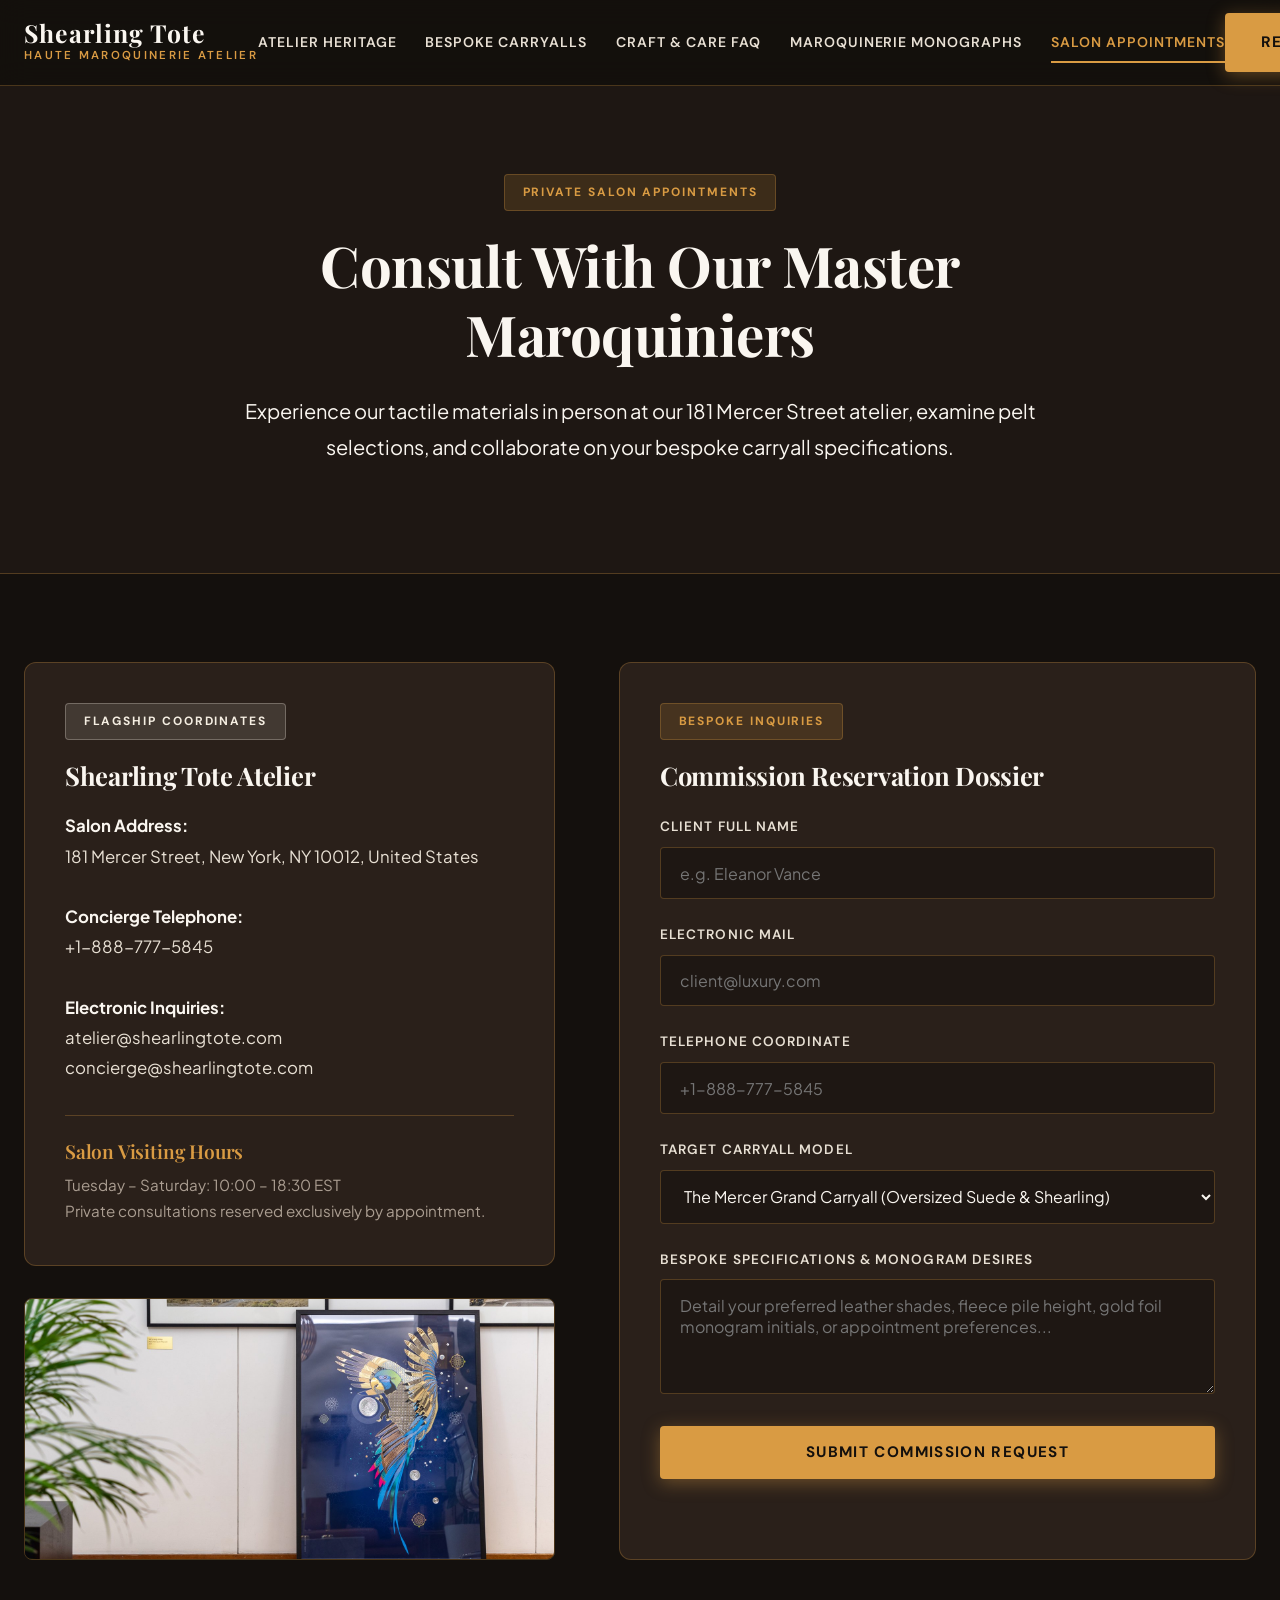
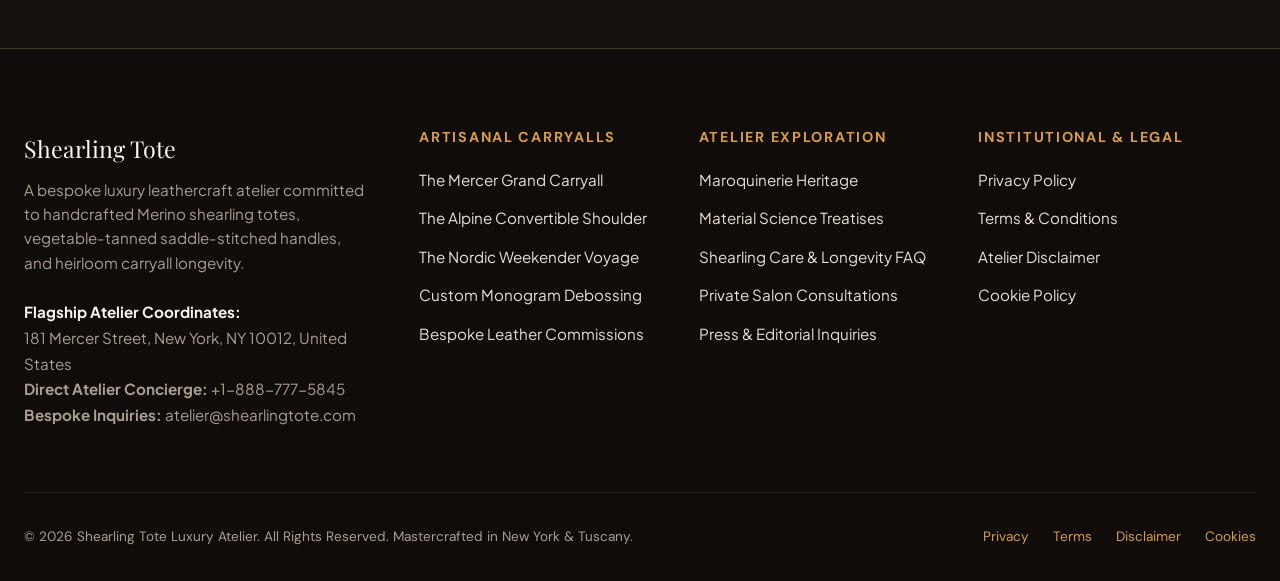
<file: contact.html>
<!DOCTYPE html>
<html lang="en">
<head>
    <!-- Google tag (gtag.js) -->
    <script async src="https://www.googletagmanager.com/gtag/js?id=G-0LY0HY7L01"></script>
    <script>
      window.dataLayer = window.dataLayer || [];
      function gtag(){dataLayer.push(arguments);}
      gtag('js', new Date());
      gtag('config', 'G-0LY0HY7L01');
    </script>
    <meta charset="UTF-8">
    <meta name="viewport" content="width=device-width, initial-scale=1.0">
    <title>Salon Appointments & Bespoke Consultation | Shearling Tote</title>
    <meta name="description" content="Book a private consultation at our 181 Mercer Street SoHo atelier to commission custom shearling totes and personalized leather carryalls.">
    <link rel="canonical" href="https://shearlingtote.com/contact.html">
    <link rel="preconnect" href="https://fonts.googleapis.com">
    <link rel="preconnect" href="https://fonts.gstatic.com" crossorigin>
    <link href="https://fonts.googleapis.com/css2?family=DM+Sans:ital,opsz,wght@0,9..40,400;0,9..40,500;0,9..40,600;0,9..40,700;1,9..40,400&family=Playfair+Display:ital,wght@0,400;0,600;0,700;0,800;1,400;1,600&family=Plus+Jakarta+Sans:ital,wght@0,300;0,400;0,500;0,600;0,700;1,400&display=swap" rel="stylesheet">
    <link rel="stylesheet" href="assets/css/style.css">
</head>
<body>
    <!-- EXACTLY ONE SITE HEADER -->
    <header class="site-header">
        <div class="header-inner">
            <a href="index.html" class="brand-logo">
                <span class="brand-title">Shearling Tote</span>
                <span class="brand-subtitle">Haute Maroquinerie Atelier</span>
            </a>

            <nav class="nav-desktop">
                <a href="about.html" class="nav-link ">Atelier Heritage</a>
                <a href="services.html" class="nav-link ">Bespoke Carryalls</a>
                <a href="faq.html" class="nav-link ">Craft &amp; Care FAQ</a>
                <a href="blog.html" class="nav-link ">Maroquinerie Monographs</a>
                <a href="contact.html" class="nav-link active">Salon Appointments</a>
            </nav>

            <div class="nav-actions">
                <a href="contact.html" class="btn btn-primary nav-btn-cta">Reserve Commission</a>
                <button class="menu-toggle" id="menu-toggle" aria-label="Toggle navigation drawer">
                    <span class="hamburger-bar"></span>
                    <span class="hamburger-bar"></span>
                    <span class="hamburger-bar"></span>
                </button>
            </div>
        </div>
    </header>

    <!-- EXACTLY ONE MOBILE DRAWER -->
    <div class="mobile-drawer" id="mobile-drawer">
        <div class="drawer-header">
            <span class="drawer-title">Shearling Tote</span>
            <button class="drawer-close" id="drawer-close" aria-label="Close navigation">&times;</button>
        </div>
        <nav class="drawer-links">
            <a href="index.html" class="drawer-link">Atelier Home</a>
            <a href="about.html" class="drawer-link">Atelier Heritage</a>
            <a href="services.html" class="drawer-link">Bespoke Carryalls</a>
            <a href="faq.html" class="drawer-link">Craft &amp; Care FAQ</a>
            <a href="blog.html" class="drawer-link">Maroquinerie Monographs</a>
            <a href="contact.html" class="drawer-link">Salon Appointments</a>
            <a href="contact.html" class="btn btn-primary" style="margin-top: 1.5rem; text-align: center;">Reserve Commission</a>
        </nav>
    </div>

    <main class="main-content">
        <section class="section-py" style="background: var(--bg-secondary); border-bottom: 1px solid var(--border-subtle);">
            <div class="container text-center" style="max-width: 860px;">
                <div class="badge-caramel">Private Salon Appointments</div>
                <h1 style="margin-bottom: 1.5rem;">Consult With Our Master Maroquiniers</h1>
                <p class="lead">
                    Experience our tactile materials in person at our 181 Mercer Street atelier, examine pelt selections, and collaborate on your bespoke carryall specifications.
                </p>
            </div>
        </section>

        <section class="section-py">
            <div class="container">
                <div class="contact-grid">
                    <div>
                        <div class="contact-card">
                            <div class="badge-ivory">Flagship Coordinates</div>
                            <h3 style="margin-bottom: 1.25rem;">Shearling Tote Atelier</h3>
                            <div style="font-size: 1.05rem; line-height: 1.8; color: var(--text-secondary); margin-bottom: 2rem;">
                                <strong style="color: var(--text-primary);">Salon Address:</strong><br>
                                181 Mercer Street, New York, NY 10012, United States<br><br>
                                <strong style="color: var(--text-primary);">Concierge Telephone:</strong><br>
                                +1-888-777-5845<br><br>
                                <strong style="color: var(--text-primary);">Electronic Inquiries:</strong><br>
                                atelier@shearlingtote.com<br>
                                concierge@shearlingtote.com
                            </div>

                            <div style="border-top: 1px solid var(--border-subtle); padding-top: 1.5rem;">
                                <h4 style="color: var(--color-caramel); margin-bottom: 0.5rem;">Salon Visiting Hours</h4>
                                <p style="font-size: 0.95rem; color: var(--text-muted); margin-bottom: 0;">
                                    Tuesday &ndash; Saturday: 10:00 &ndash; 18:30 EST<br>
                                    Private consultations reserved exclusively by appointment.
                                </p>
                            </div>
                        </div>

                        <div style="margin-top: 2rem; border-radius: var(--radius-md); overflow: hidden; border: 1px solid var(--border-subtle);">
                            <img src="assets/images/shearling-monogram-hot-foil-stamp.jpg" alt="Vintage brass hot-foil press debossing bespoke initials onto vegetable-tanned leather fob" style="width: 100%; height: 260px; object-fit: cover;">
                        </div>
                    </div>

                    <div class="contact-card">
                        <div class="badge-caramel">Bespoke Inquiries</div>
                        <h3 style="margin-bottom: 1.5rem;">Commission Reservation Dossier</h3>
                        <form id="commission-form" onsubmit="event.preventDefault(); alert('Inquiry received. Our master maroquinier will contact you within 24 hours.');">
                            <div class="form-group">
                                <label class="form-label">Client Full Name</label>
                                <input type="text" class="form-control" placeholder="e.g. Eleanor Vance" required>
                            </div>
                            <div class="form-group">
                                <label class="form-label">Electronic Mail</label>
                                <input type="email" class="form-control" placeholder="client@luxury.com" required>
                            </div>
                            <div class="form-group">
                                <label class="form-label">Telephone Coordinate</label>
                                <input type="tel" class="form-control" placeholder="+1-888-777-5845" required>
                            </div>
                            <div class="form-group">
                                <label class="form-label">Target Carryall Model</label>
                                <select class="form-control" style="background-color: var(--bg-secondary); color: var(--text-primary);">
                                    <option>The Mercer Grand Carryall (Oversized Suede &amp; Shearling)</option>
                                    <option>The Alpine Crossbody Shoulder Tote (Convertible)</option>
                                    <option>The Nordic Weekender Voyage Tote (Expansive Luggage)</option>
                                    <option>Fully Custom Bespoke Dimension Commission</option>
                                </select>
                            </div>
                            <div class="form-group">
                                <label class="form-label">Bespoke Specifications &amp; Monogram Desires</label>
                                <textarea class="form-control" rows="4" placeholder="Detail your preferred leather shades, fleece pile height, gold foil monogram initials, or appointment preferences..." required></textarea>
                            </div>
                            <button type="submit" class="btn btn-primary" style="width: 100%;">Submit Commission Request</button>
                        </form>
                    </div>
                </div>
            </div>
        </section>
    </main>
    <!-- SITE FOOTER -->
    <footer class="site-footer">
        <div class="container">
            <div class="footer-grid">
                <div class="footer-col">
                    <span class="footer-brand-title">Shearling Tote</span>
                    <p class="footer-desc">
                        A bespoke luxury leathercraft atelier committed to handcrafted Merino shearling totes, vegetable-tanned saddle-stitched handles, and heirloom carryall longevity.
                    </p>
                    <div style="font-size: 0.95rem; line-height: 1.7; color: var(--text-muted);">
                        <strong style="color: var(--text-primary);">Flagship Atelier Coordinates:</strong><br>
                        181 Mercer Street, New York, NY 10012, United States<br>
                        <strong>Direct Atelier Concierge:</strong> +1-888-777-5845<br>
                        <strong>Bespoke Inquiries:</strong> atelier@shearlingtote.com
                    </div>
                </div>

                <div class="footer-col">
                    <h4 class="footer-heading">Artisanal Carryalls</h4>
                    <div class="footer-links">
                        <a href="services.html" class="footer-link">The Mercer Grand Carryall</a>
                        <a href="services.html" class="footer-link">The Alpine Convertible Shoulder</a>
                        <a href="services.html" class="footer-link">The Nordic Weekender Voyage</a>
                        <a href="services.html" class="footer-link">Custom Monogram Debossing</a>
                        <a href="services.html" class="footer-link">Bespoke Leather Commissions</a>
                    </div>
                </div>

                <div class="footer-col">
                    <h4 class="footer-heading">Atelier Exploration</h4>
                    <div class="footer-links">
                        <a href="about.html" class="footer-link">Maroquinerie Heritage</a>
                        <a href="blog.html" class="footer-link">Material Science Treatises</a>
                        <a href="faq.html" class="footer-link">Shearling Care &amp; Longevity FAQ</a>
                        <a href="contact.html" class="footer-link">Private Salon Consultations</a>
                        <a href="contact.html" class="footer-link">Press &amp; Editorial Inquiries</a>
                    </div>
                </div>

                <div class="footer-col">
                    <h4 class="footer-heading">Institutional &amp; Legal</h4>
                    <div class="footer-links">
                        <a href="privacy-policy.html" class="footer-link">Privacy Policy</a>
                        <a href="terms-and-conditions.html" class="footer-link">Terms &amp; Conditions</a>
                        <a href="disclaimer.html" class="footer-link">Atelier Disclaimer</a>
                        <a href="cookie-policy.html" class="footer-link">Cookie Policy</a>
                    </div>
                </div>
            </div>

            <div class="footer-bottom">
                <div>
                    &copy; 2026 Shearling Tote Luxury Atelier. All Rights Reserved. Mastercrafted in New York &amp; Tuscany.
                </div>
                <div class="footer-bottom-links">
                    <a href="privacy-policy.html">Privacy</a>
                    <a href="terms-and-conditions.html">Terms</a>
                    <a href="disclaimer.html">Disclaimer</a>
                    <a href="cookie-policy.html">Cookies</a>
                </div>
            </div>
        </div>
    </footer>

    <script src="assets/js/main.js"></script>
</body>
</html>
</file>
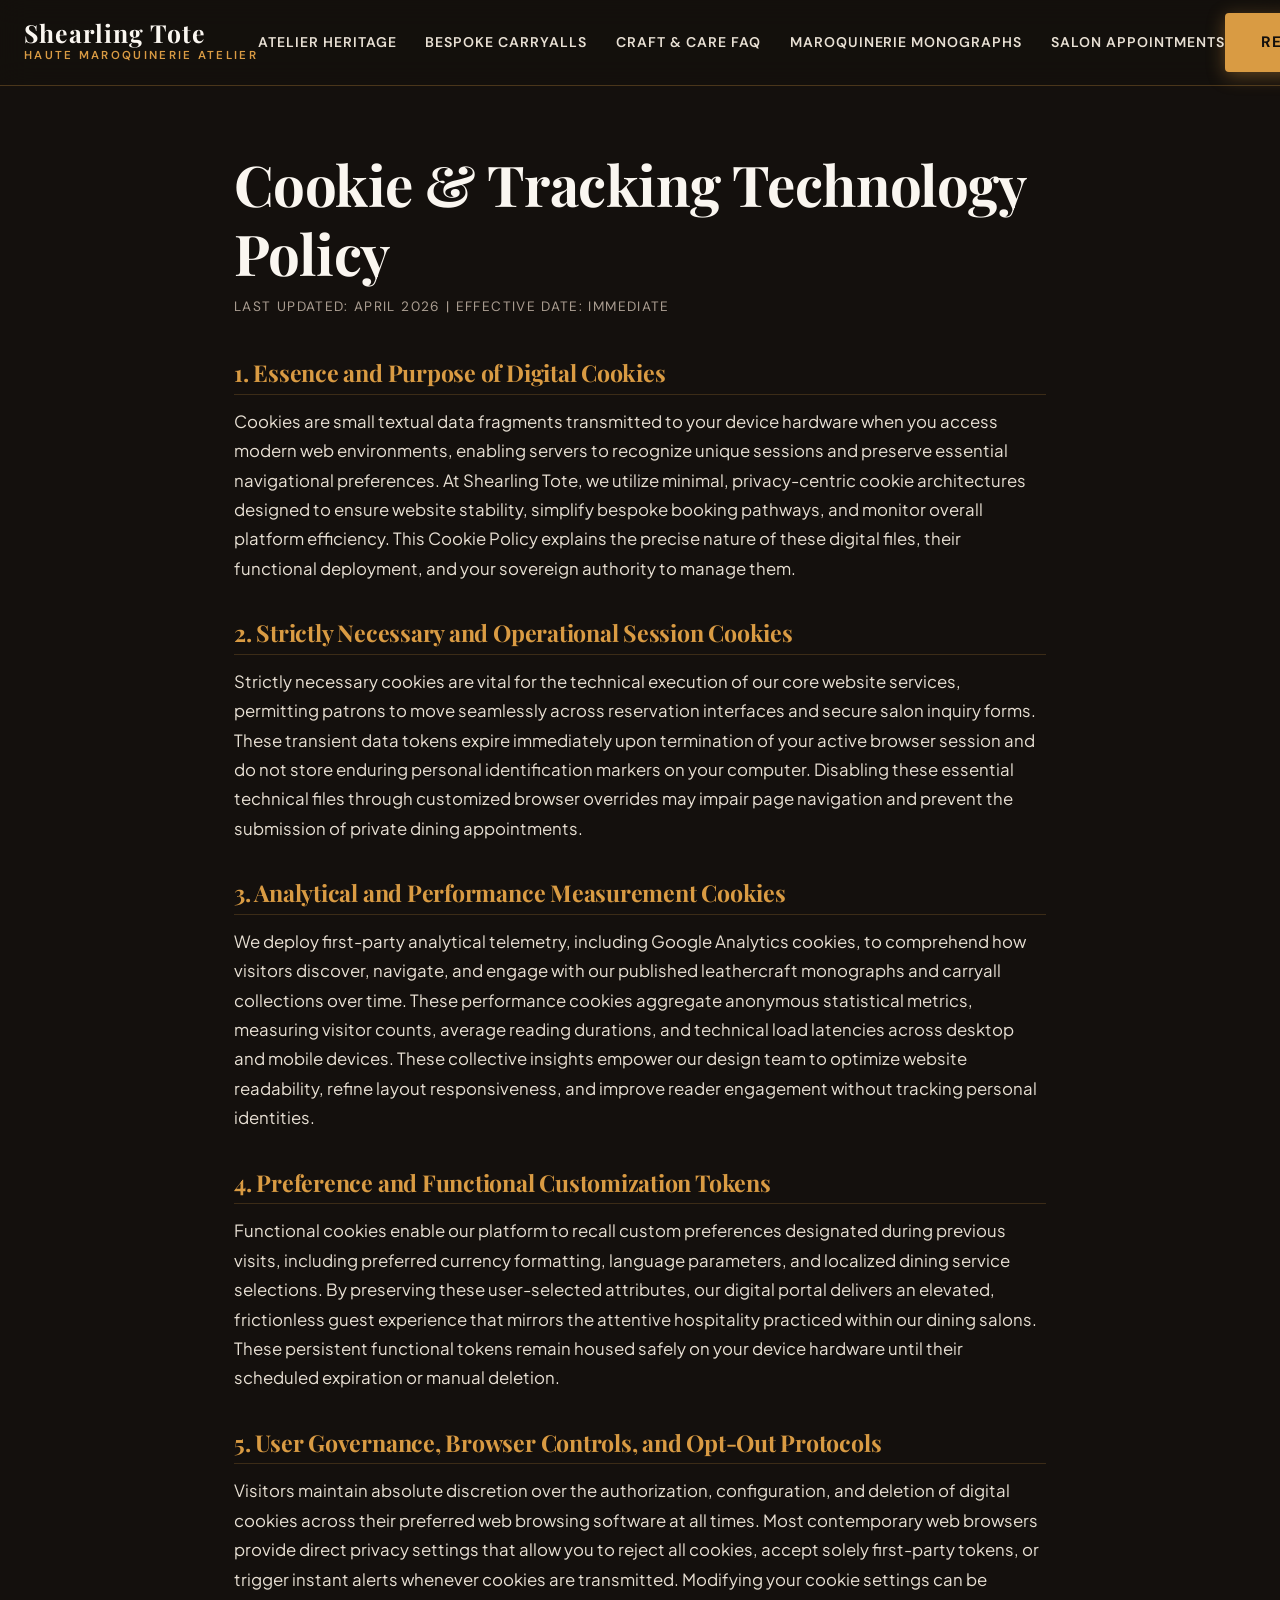
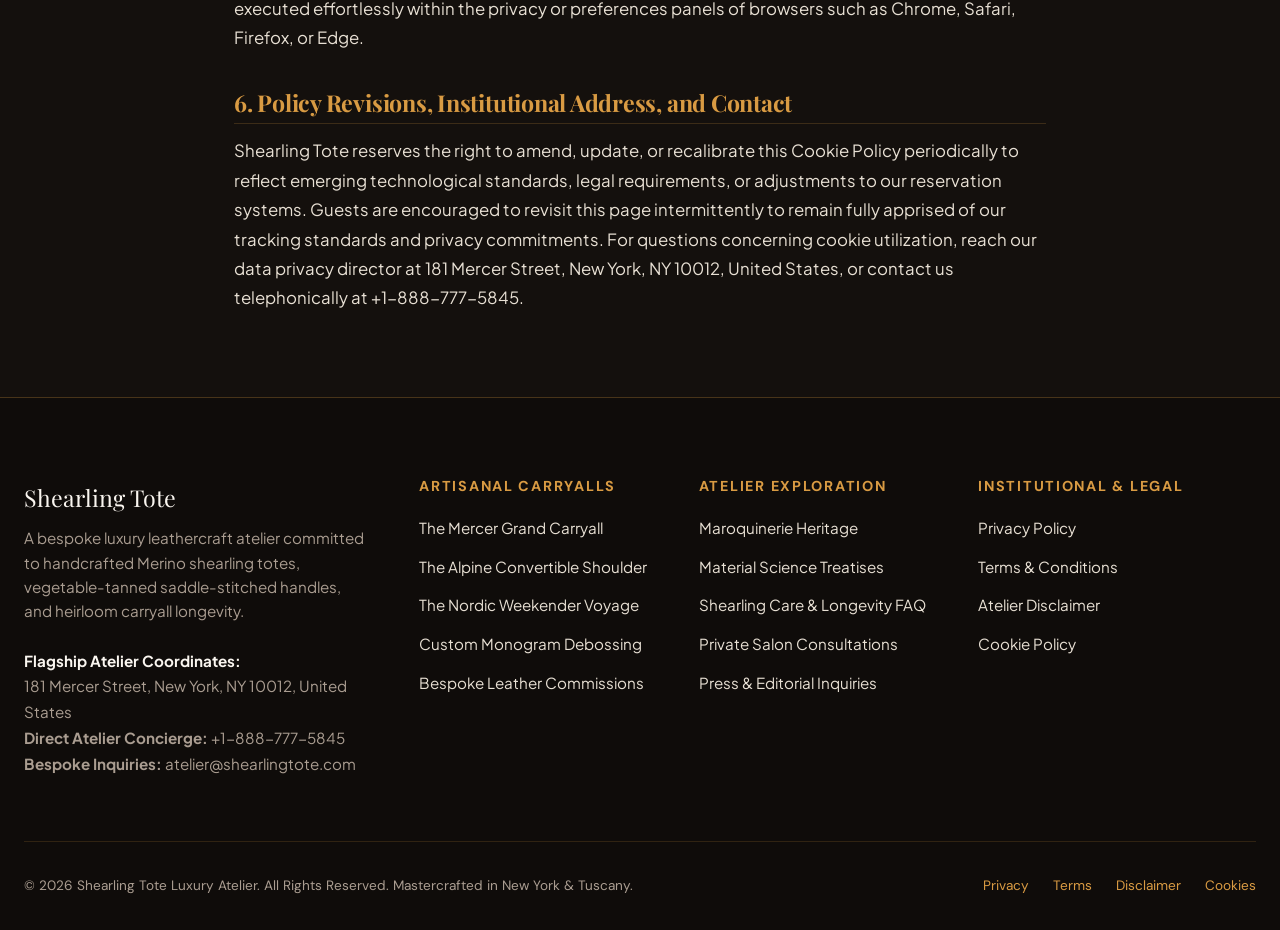
<file: cookie-policy.html>
<!DOCTYPE html>
<html lang="en">
<head>
    <!-- Google tag (gtag.js) -->
    <script async src="https://www.googletagmanager.com/gtag/js?id=G-0LY0HY7L01"></script>
    <script>
      window.dataLayer = window.dataLayer || [];
      function gtag(){dataLayer.push(arguments);}
      gtag('js', new Date());
      gtag('config', 'G-0LY0HY7L01');
    </script>
    <meta charset="UTF-8">
    <meta name="viewport" content="width=device-width, initial-scale=1.0">
    <title>Cookie Policy | Shearling Tote Luxury Leathercraft Atelier</title>
    <meta name="description" content="Cookie Policy explaining tracking technologies, session tokens, analytical measurement, and client privacy controls at Shearling Tote.">
    <link rel="canonical" href="https://shearlingtote.com/cookie-policy.html">
    <link rel="preconnect" href="https://fonts.googleapis.com">
    <link rel="preconnect" href="https://fonts.gstatic.com" crossorigin>
    <link href="https://fonts.googleapis.com/css2?family=DM+Sans:ital,opsz,wght@0,9..40,400;0,9..40,500;0,9..40,600;0,9..40,700;1,9..40,400&family=Playfair+Display:ital,wght@0,400;0,600;0,700;0,800;1,400;1,600&family=Plus+Jakarta+Sans:ital,wght@0,300;0,400;0,500;0,600;0,700;1,400&display=swap" rel="stylesheet">
    <link rel="stylesheet" href="assets/css/style.css">
</head>
<body>
    <!-- EXACTLY ONE SITE HEADER -->
    <header class="site-header">
        <div class="header-inner">
            <a href="index.html" class="brand-logo">
                <span class="brand-title">Shearling Tote</span>
                <span class="brand-subtitle">Haute Maroquinerie Atelier</span>
            </a>

            <nav class="nav-desktop">
                <a href="about.html" class="nav-link ">Atelier Heritage</a>
                <a href="services.html" class="nav-link ">Bespoke Carryalls</a>
                <a href="faq.html" class="nav-link ">Craft &amp; Care FAQ</a>
                <a href="blog.html" class="nav-link ">Maroquinerie Monographs</a>
                <a href="contact.html" class="nav-link ">Salon Appointments</a>
            </nav>

            <div class="nav-actions">
                <a href="contact.html" class="btn btn-primary nav-btn-cta">Reserve Commission</a>
                <button class="menu-toggle" id="menu-toggle" aria-label="Toggle navigation drawer">
                    <span class="hamburger-bar"></span>
                    <span class="hamburger-bar"></span>
                    <span class="hamburger-bar"></span>
                </button>
            </div>
        </div>
    </header>

    <!-- EXACTLY ONE MOBILE DRAWER -->
    <div class="mobile-drawer" id="mobile-drawer">
        <div class="drawer-header">
            <span class="drawer-title">Shearling Tote</span>
            <button class="drawer-close" id="drawer-close" aria-label="Close navigation">&times;</button>
        </div>
        <nav class="drawer-links">
            <a href="index.html" class="drawer-link">Atelier Home</a>
            <a href="about.html" class="drawer-link">Atelier Heritage</a>
            <a href="services.html" class="drawer-link">Bespoke Carryalls</a>
            <a href="faq.html" class="drawer-link">Craft &amp; Care FAQ</a>
            <a href="blog.html" class="drawer-link">Maroquinerie Monographs</a>
            <a href="contact.html" class="drawer-link">Salon Appointments</a>
            <a href="contact.html" class="btn btn-primary" style="margin-top: 1.5rem; text-align: center;">Reserve Commission</a>
        </nav>
    </div>

    <main class="main-content">
        <div class="legal-container">
            <h1 class="legal-title">Cookie &amp; Tracking Technology Policy</h1>
            <div class="legal-date">Last Updated: April 2026 | Effective Date: Immediate</div>

            <h2>1. Essence and Purpose of Digital Cookies</h2>
            <p>
                Cookies are small textual data fragments transmitted to your device hardware when you access modern web environments, enabling servers to recognize unique sessions and preserve essential navigational preferences. At Shearling Tote, we utilize minimal, privacy-centric cookie architectures designed to ensure website stability, simplify bespoke booking pathways, and monitor overall platform efficiency. This Cookie Policy explains the precise nature of these digital files, their functional deployment, and your sovereign authority to manage them.
            </p>

            <h2>2. Strictly Necessary and Operational Session Cookies</h2>
            <p>
                Strictly necessary cookies are vital for the technical execution of our core website services, permitting patrons to move seamlessly across reservation interfaces and secure salon inquiry forms. These transient data tokens expire immediately upon termination of your active browser session and do not store enduring personal identification markers on your computer. Disabling these essential technical files through customized browser overrides may impair page navigation and prevent the submission of private dining appointments.
            </p>

            <h2>3. Analytical and Performance Measurement Cookies</h2>
            <p>
                We deploy first-party analytical telemetry, including Google Analytics cookies, to comprehend how visitors discover, navigate, and engage with our published leathercraft monographs and carryall collections over time. These performance cookies aggregate anonymous statistical metrics, measuring visitor counts, average reading durations, and technical load latencies across desktop and mobile devices. These collective insights empower our design team to optimize website readability, refine layout responsiveness, and improve reader engagement without tracking personal identities.
            </p>

            <h2>4. Preference and Functional Customization Tokens</h2>
            <p>
                Functional cookies enable our platform to recall custom preferences designated during previous visits, including preferred currency formatting, language parameters, and localized dining service selections. By preserving these user-selected attributes, our digital portal delivers an elevated, frictionless guest experience that mirrors the attentive hospitality practiced within our dining salons. These persistent functional tokens remain housed safely on your device hardware until their scheduled expiration or manual deletion.
            </p>

            <h2>5. User Governance, Browser Controls, and Opt-Out Protocols</h2>
            <p>
                Visitors maintain absolute discretion over the authorization, configuration, and deletion of digital cookies across their preferred web browsing software at all times. Most contemporary web browsers provide direct privacy settings that allow you to reject all cookies, accept solely first-party tokens, or trigger instant alerts whenever cookies are transmitted. Modifying your cookie settings can be executed effortlessly within the privacy or preferences panels of browsers such as Chrome, Safari, Firefox, or Edge.
            </p>

            <h2>6. Policy Revisions, Institutional Address, and Contact</h2>
            <p>
                Shearling Tote reserves the right to amend, update, or recalibrate this Cookie Policy periodically to reflect emerging technological standards, legal requirements, or adjustments to our reservation systems. Guests are encouraged to revisit this page intermittently to remain fully apprised of our tracking standards and privacy commitments. For questions concerning cookie utilization, reach our data privacy director at 181 Mercer Street, New York, NY 10012, United States, or contact us telephonically at +1-888-777-5845.
            </p>
        </div>
    </main>
    <!-- SITE FOOTER -->
    <footer class="site-footer">
        <div class="container">
            <div class="footer-grid">
                <div class="footer-col">
                    <span class="footer-brand-title">Shearling Tote</span>
                    <p class="footer-desc">
                        A bespoke luxury leathercraft atelier committed to handcrafted Merino shearling totes, vegetable-tanned saddle-stitched handles, and heirloom carryall longevity.
                    </p>
                    <div style="font-size: 0.95rem; line-height: 1.7; color: var(--text-muted);">
                        <strong style="color: var(--text-primary);">Flagship Atelier Coordinates:</strong><br>
                        181 Mercer Street, New York, NY 10012, United States<br>
                        <strong>Direct Atelier Concierge:</strong> +1-888-777-5845<br>
                        <strong>Bespoke Inquiries:</strong> atelier@shearlingtote.com
                    </div>
                </div>

                <div class="footer-col">
                    <h4 class="footer-heading">Artisanal Carryalls</h4>
                    <div class="footer-links">
                        <a href="services.html" class="footer-link">The Mercer Grand Carryall</a>
                        <a href="services.html" class="footer-link">The Alpine Convertible Shoulder</a>
                        <a href="services.html" class="footer-link">The Nordic Weekender Voyage</a>
                        <a href="services.html" class="footer-link">Custom Monogram Debossing</a>
                        <a href="services.html" class="footer-link">Bespoke Leather Commissions</a>
                    </div>
                </div>

                <div class="footer-col">
                    <h4 class="footer-heading">Atelier Exploration</h4>
                    <div class="footer-links">
                        <a href="about.html" class="footer-link">Maroquinerie Heritage</a>
                        <a href="blog.html" class="footer-link">Material Science Treatises</a>
                        <a href="faq.html" class="footer-link">Shearling Care &amp; Longevity FAQ</a>
                        <a href="contact.html" class="footer-link">Private Salon Consultations</a>
                        <a href="contact.html" class="footer-link">Press &amp; Editorial Inquiries</a>
                    </div>
                </div>

                <div class="footer-col">
                    <h4 class="footer-heading">Institutional &amp; Legal</h4>
                    <div class="footer-links">
                        <a href="privacy-policy.html" class="footer-link">Privacy Policy</a>
                        <a href="terms-and-conditions.html" class="footer-link">Terms &amp; Conditions</a>
                        <a href="disclaimer.html" class="footer-link">Atelier Disclaimer</a>
                        <a href="cookie-policy.html" class="footer-link">Cookie Policy</a>
                    </div>
                </div>
            </div>

            <div class="footer-bottom">
                <div>
                    &copy; 2026 Shearling Tote Luxury Atelier. All Rights Reserved. Mastercrafted in New York &amp; Tuscany.
                </div>
                <div class="footer-bottom-links">
                    <a href="privacy-policy.html">Privacy</a>
                    <a href="terms-and-conditions.html">Terms</a>
                    <a href="disclaimer.html">Disclaimer</a>
                    <a href="cookie-policy.html">Cookies</a>
                </div>
            </div>
        </div>
    </footer>

    <script src="assets/js/main.js"></script>
</body>
</html>
</file>
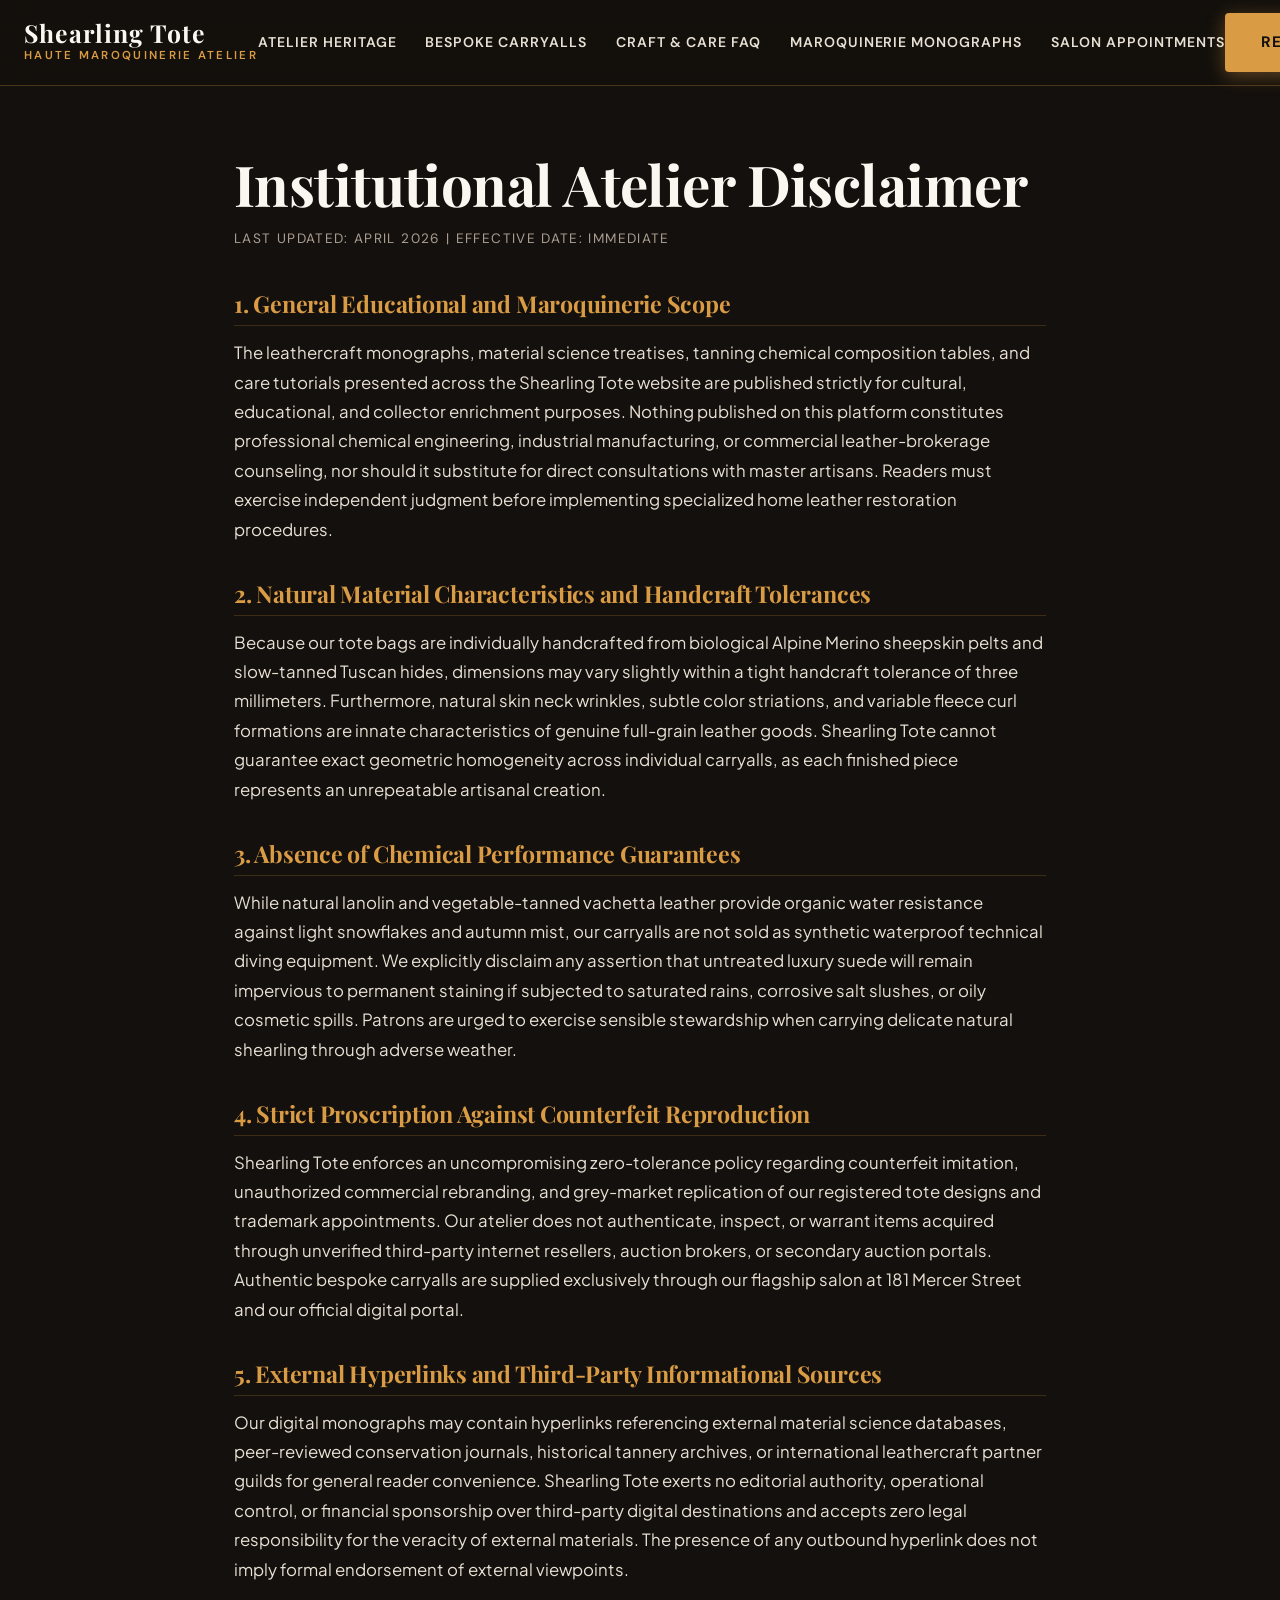
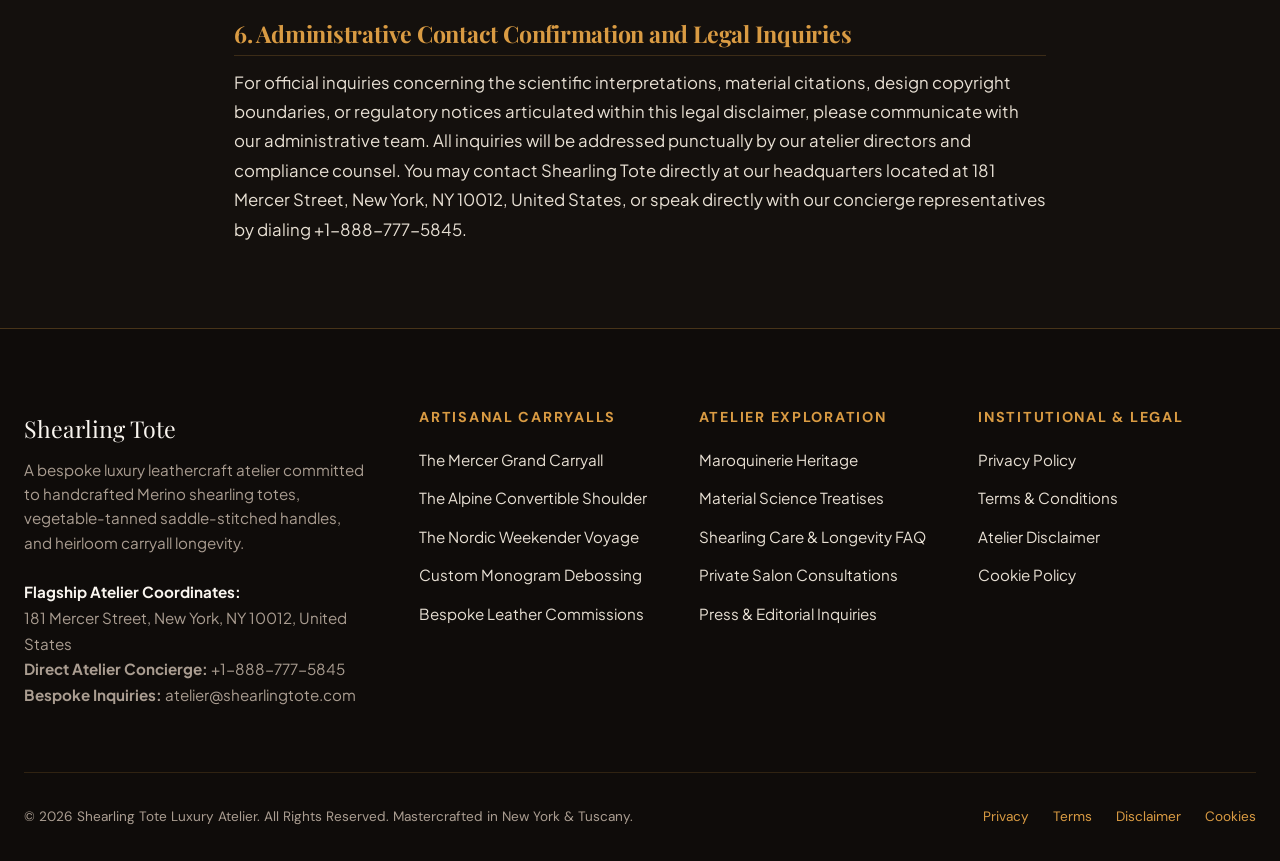
<file: disclaimer.html>
<!DOCTYPE html>
<html lang="en">
<head>
    <!-- Google tag (gtag.js) -->
    <script async src="https://www.googletagmanager.com/gtag/js?id=G-0LY0HY7L01"></script>
    <script>
      window.dataLayer = window.dataLayer || [];
      function gtag(){dataLayer.push(arguments);}
      gtag('js', new Date());
      gtag('config', 'G-0LY0HY7L01');
    </script>
    <meta charset="UTF-8">
    <meta name="viewport" content="width=device-width, initial-scale=1.0">
    <title>Atelier Disclaimer | Shearling Tote Luxury Leathercraft</title>
    <meta name="description" content="Atelier disclaimer regarding natural leather variations, handcrafting tolerances, patina development, and website content at Shearling Tote.">
    <link rel="canonical" href="https://shearlingtote.com/disclaimer.html">
    <link rel="preconnect" href="https://fonts.googleapis.com">
    <link rel="preconnect" href="https://fonts.gstatic.com" crossorigin>
    <link href="https://fonts.googleapis.com/css2?family=DM+Sans:ital,opsz,wght@0,9..40,400;0,9..40,500;0,9..40,600;0,9..40,700;1,9..40,400&family=Playfair+Display:ital,wght@0,400;0,600;0,700;0,800;1,400;1,600&family=Plus+Jakarta+Sans:ital,wght@0,300;0,400;0,500;0,600;0,700;1,400&display=swap" rel="stylesheet">
    <link rel="stylesheet" href="assets/css/style.css">
</head>
<body>
    <!-- EXACTLY ONE SITE HEADER -->
    <header class="site-header">
        <div class="header-inner">
            <a href="index.html" class="brand-logo">
                <span class="brand-title">Shearling Tote</span>
                <span class="brand-subtitle">Haute Maroquinerie Atelier</span>
            </a>

            <nav class="nav-desktop">
                <a href="about.html" class="nav-link ">Atelier Heritage</a>
                <a href="services.html" class="nav-link ">Bespoke Carryalls</a>
                <a href="faq.html" class="nav-link ">Craft &amp; Care FAQ</a>
                <a href="blog.html" class="nav-link ">Maroquinerie Monographs</a>
                <a href="contact.html" class="nav-link ">Salon Appointments</a>
            </nav>

            <div class="nav-actions">
                <a href="contact.html" class="btn btn-primary nav-btn-cta">Reserve Commission</a>
                <button class="menu-toggle" id="menu-toggle" aria-label="Toggle navigation drawer">
                    <span class="hamburger-bar"></span>
                    <span class="hamburger-bar"></span>
                    <span class="hamburger-bar"></span>
                </button>
            </div>
        </div>
    </header>

    <!-- EXACTLY ONE MOBILE DRAWER -->
    <div class="mobile-drawer" id="mobile-drawer">
        <div class="drawer-header">
            <span class="drawer-title">Shearling Tote</span>
            <button class="drawer-close" id="drawer-close" aria-label="Close navigation">&times;</button>
        </div>
        <nav class="drawer-links">
            <a href="index.html" class="drawer-link">Atelier Home</a>
            <a href="about.html" class="drawer-link">Atelier Heritage</a>
            <a href="services.html" class="drawer-link">Bespoke Carryalls</a>
            <a href="faq.html" class="drawer-link">Craft &amp; Care FAQ</a>
            <a href="blog.html" class="drawer-link">Maroquinerie Monographs</a>
            <a href="contact.html" class="drawer-link">Salon Appointments</a>
            <a href="contact.html" class="btn btn-primary" style="margin-top: 1.5rem; text-align: center;">Reserve Commission</a>
        </nav>
    </div>

    <main class="main-content">
        <div class="legal-container">
            <h1 class="legal-title">Institutional Atelier Disclaimer</h1>
            <div class="legal-date">Last Updated: April 2026 | Effective Date: Immediate</div>

            <h2>1. General Educational and Maroquinerie Scope</h2>
            <p>
                The leathercraft monographs, material science treatises, tanning chemical composition tables, and care tutorials presented across the Shearling Tote website are published strictly for cultural, educational, and collector enrichment purposes. Nothing published on this platform constitutes professional chemical engineering, industrial manufacturing, or commercial leather-brokerage counseling, nor should it substitute for direct consultations with master artisans. Readers must exercise independent judgment before implementing specialized home leather restoration procedures.
            </p>

            <h2>2. Natural Material Characteristics and Handcraft Tolerances</h2>
            <p>
                Because our tote bags are individually handcrafted from biological Alpine Merino sheepskin pelts and slow-tanned Tuscan hides, dimensions may vary slightly within a tight handcraft tolerance of three millimeters. Furthermore, natural skin neck wrinkles, subtle color striations, and variable fleece curl formations are innate characteristics of genuine full-grain leather goods. Shearling Tote cannot guarantee exact geometric homogeneity across individual carryalls, as each finished piece represents an unrepeatable artisanal creation.
            </p>

            <h2>3. Absence of Chemical Performance Guarantees</h2>
            <p>
                While natural lanolin and vegetable-tanned vachetta leather provide organic water resistance against light snowflakes and autumn mist, our carryalls are not sold as synthetic waterproof technical diving equipment. We explicitly disclaim any assertion that untreated luxury suede will remain impervious to permanent staining if subjected to saturated rains, corrosive salt slushes, or oily cosmetic spills. Patrons are urged to exercise sensible stewardship when carrying delicate natural shearling through adverse weather.
            </p>

            <h2>4. Strict Proscription Against Counterfeit Reproduction</h2>
            <p>
                Shearling Tote enforces an uncompromising zero-tolerance policy regarding counterfeit imitation, unauthorized commercial rebranding, and grey-market replication of our registered tote designs and trademark appointments. Our atelier does not authenticate, inspect, or warrant items acquired through unverified third-party internet resellers, auction brokers, or secondary auction portals. Authentic bespoke carryalls are supplied exclusively through our flagship salon at 181 Mercer Street and our official digital portal.
            </p>

            <h2>5. External Hyperlinks and Third-Party Informational Sources</h2>
            <p>
                Our digital monographs may contain hyperlinks referencing external material science databases, peer-reviewed conservation journals, historical tannery archives, or international leathercraft partner guilds for general reader convenience. Shearling Tote exerts no editorial authority, operational control, or financial sponsorship over third-party digital destinations and accepts zero legal responsibility for the veracity of external materials. The presence of any outbound hyperlink does not imply formal endorsement of external viewpoints.
            </p>

            <h2>6. Administrative Contact Confirmation and Legal Inquiries</h2>
            <p>
                For official inquiries concerning the scientific interpretations, material citations, design copyright boundaries, or regulatory notices articulated within this legal disclaimer, please communicate with our administrative team. All inquiries will be addressed punctually by our atelier directors and compliance counsel. You may contact Shearling Tote directly at our headquarters located at 181 Mercer Street, New York, NY 10012, United States, or speak directly with our concierge representatives by dialing +1-888-777-5845.
            </p>
        </div>
    </main>
    <!-- SITE FOOTER -->
    <footer class="site-footer">
        <div class="container">
            <div class="footer-grid">
                <div class="footer-col">
                    <span class="footer-brand-title">Shearling Tote</span>
                    <p class="footer-desc">
                        A bespoke luxury leathercraft atelier committed to handcrafted Merino shearling totes, vegetable-tanned saddle-stitched handles, and heirloom carryall longevity.
                    </p>
                    <div style="font-size: 0.95rem; line-height: 1.7; color: var(--text-muted);">
                        <strong style="color: var(--text-primary);">Flagship Atelier Coordinates:</strong><br>
                        181 Mercer Street, New York, NY 10012, United States<br>
                        <strong>Direct Atelier Concierge:</strong> +1-888-777-5845<br>
                        <strong>Bespoke Inquiries:</strong> atelier@shearlingtote.com
                    </div>
                </div>

                <div class="footer-col">
                    <h4 class="footer-heading">Artisanal Carryalls</h4>
                    <div class="footer-links">
                        <a href="services.html" class="footer-link">The Mercer Grand Carryall</a>
                        <a href="services.html" class="footer-link">The Alpine Convertible Shoulder</a>
                        <a href="services.html" class="footer-link">The Nordic Weekender Voyage</a>
                        <a href="services.html" class="footer-link">Custom Monogram Debossing</a>
                        <a href="services.html" class="footer-link">Bespoke Leather Commissions</a>
                    </div>
                </div>

                <div class="footer-col">
                    <h4 class="footer-heading">Atelier Exploration</h4>
                    <div class="footer-links">
                        <a href="about.html" class="footer-link">Maroquinerie Heritage</a>
                        <a href="blog.html" class="footer-link">Material Science Treatises</a>
                        <a href="faq.html" class="footer-link">Shearling Care &amp; Longevity FAQ</a>
                        <a href="contact.html" class="footer-link">Private Salon Consultations</a>
                        <a href="contact.html" class="footer-link">Press &amp; Editorial Inquiries</a>
                    </div>
                </div>

                <div class="footer-col">
                    <h4 class="footer-heading">Institutional &amp; Legal</h4>
                    <div class="footer-links">
                        <a href="privacy-policy.html" class="footer-link">Privacy Policy</a>
                        <a href="terms-and-conditions.html" class="footer-link">Terms &amp; Conditions</a>
                        <a href="disclaimer.html" class="footer-link">Atelier Disclaimer</a>
                        <a href="cookie-policy.html" class="footer-link">Cookie Policy</a>
                    </div>
                </div>
            </div>

            <div class="footer-bottom">
                <div>
                    &copy; 2026 Shearling Tote Luxury Atelier. All Rights Reserved. Mastercrafted in New York &amp; Tuscany.
                </div>
                <div class="footer-bottom-links">
                    <a href="privacy-policy.html">Privacy</a>
                    <a href="terms-and-conditions.html">Terms</a>
                    <a href="disclaimer.html">Disclaimer</a>
                    <a href="cookie-policy.html">Cookies</a>
                </div>
            </div>
        </div>
    </footer>

    <script src="assets/js/main.js"></script>
</body>
</html>
</file>
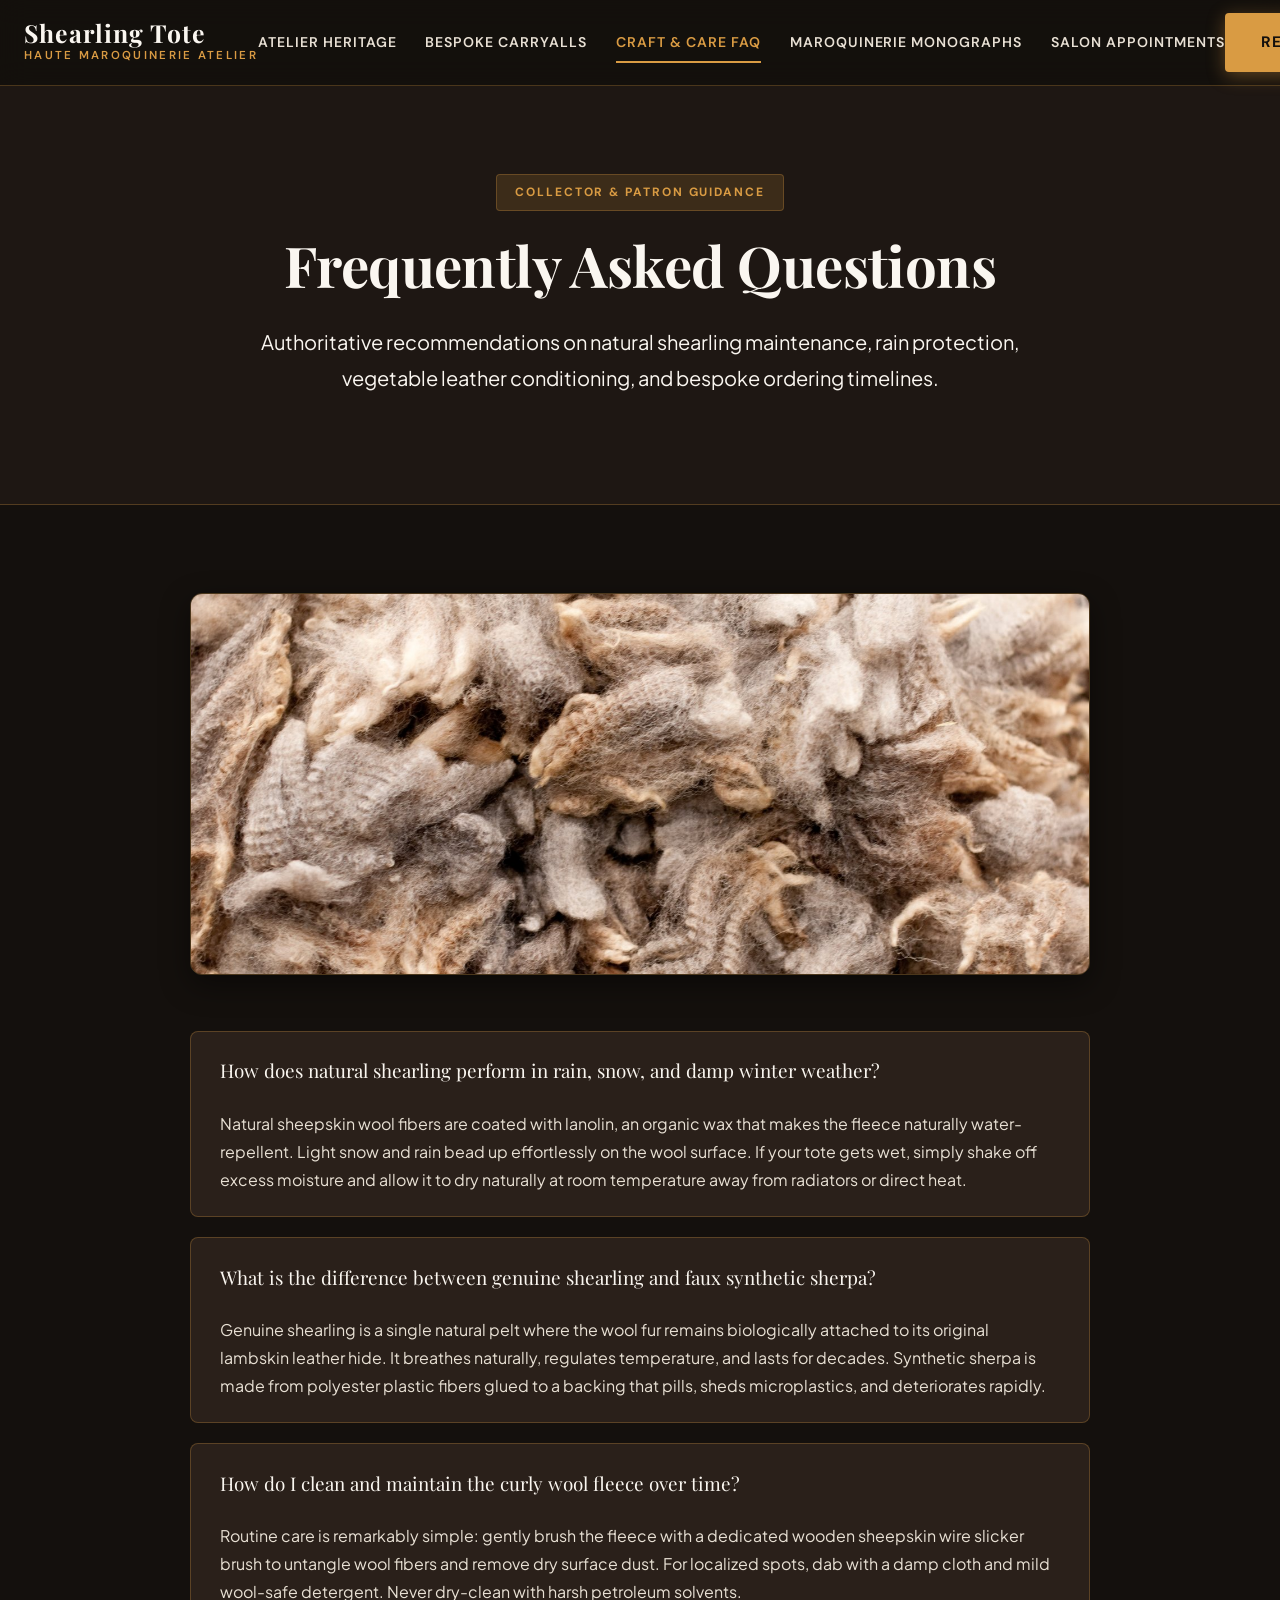
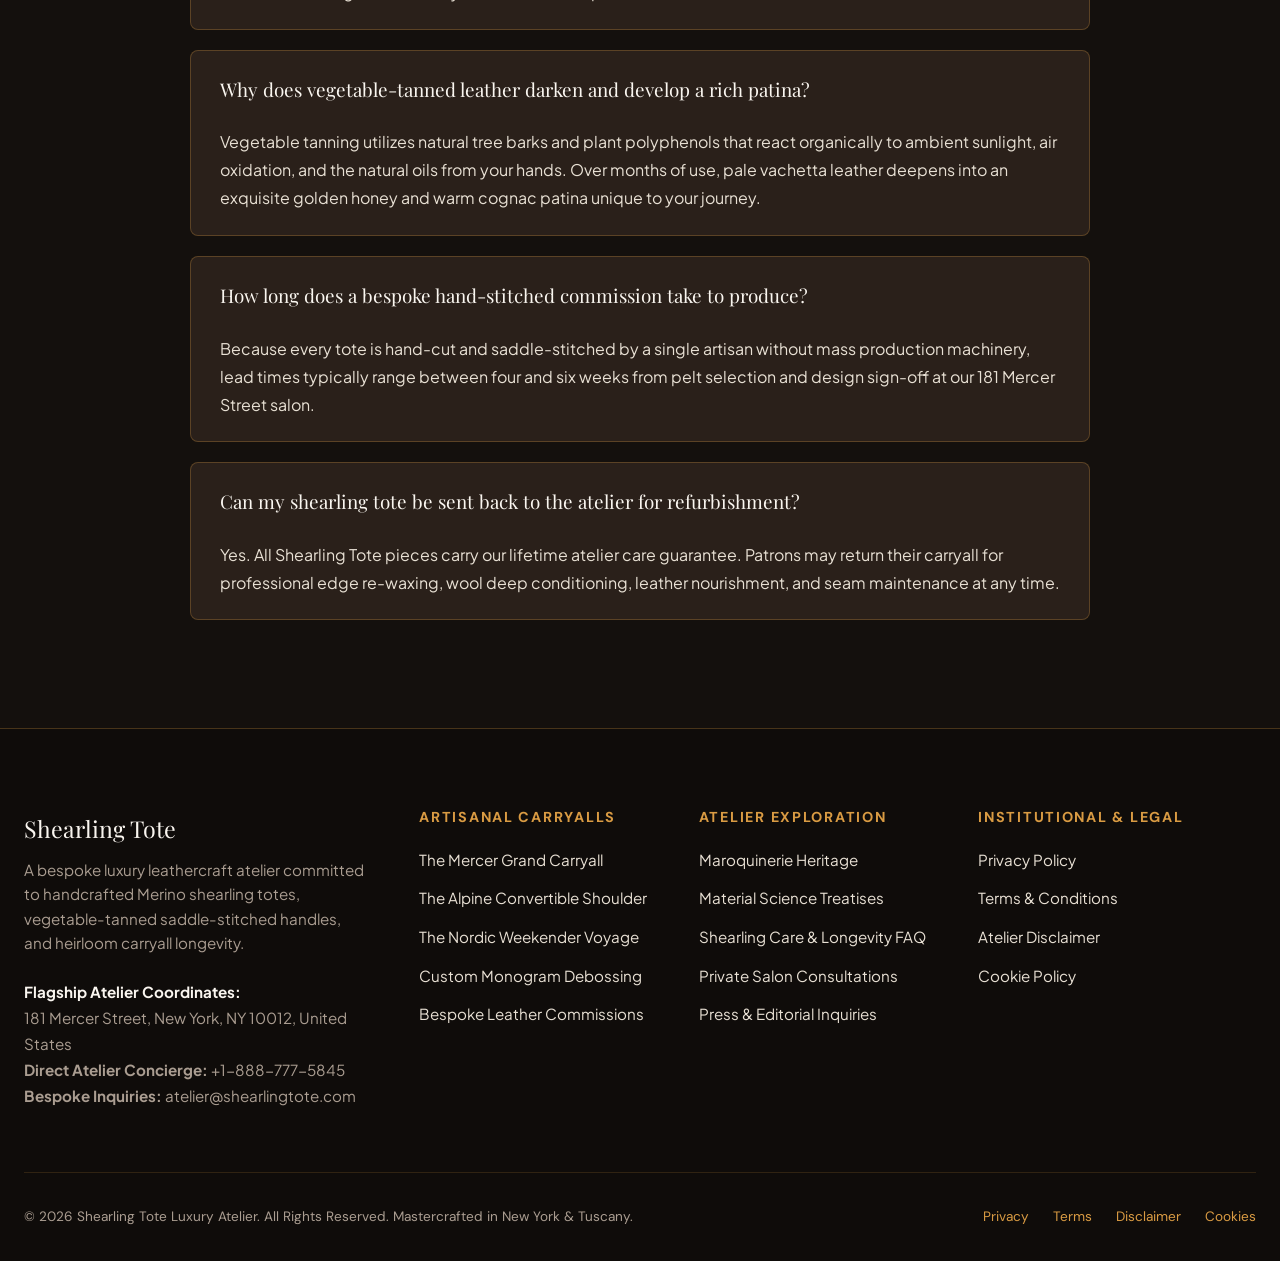
<file: faq.html>
<!DOCTYPE html>
<html lang="en">
<head>
    <!-- Google tag (gtag.js) -->
    <script async src="https://www.googletagmanager.com/gtag/js?id=G-0LY0HY7L01"></script>
    <script>
      window.dataLayer = window.dataLayer || [];
      function gtag(){dataLayer.push(arguments);}
      gtag('js', new Date());
      gtag('config', 'G-0LY0HY7L01');
    </script>
    <meta charset="UTF-8">
    <meta name="viewport" content="width=device-width, initial-scale=1.0">
    <title>Craft & Care FAQ | Shearling Tote Luxury Leathercraft</title>
    <meta name="description" content="Expert guidance on shearling fleece cleaning, weatherproofing suede, vegetable-tanned leather patina, and custom bespoke ordering timelines.">
    <link rel="canonical" href="https://shearlingtote.com/faq.html">
    <link rel="preconnect" href="https://fonts.googleapis.com">
    <link rel="preconnect" href="https://fonts.gstatic.com" crossorigin>
    <link href="https://fonts.googleapis.com/css2?family=DM+Sans:ital,opsz,wght@0,9..40,400;0,9..40,500;0,9..40,600;0,9..40,700;1,9..40,400&family=Playfair+Display:ital,wght@0,400;0,600;0,700;0,800;1,400;1,600&family=Plus+Jakarta+Sans:ital,wght@0,300;0,400;0,500;0,600;0,700;1,400&display=swap" rel="stylesheet">
    <link rel="stylesheet" href="assets/css/style.css">
</head>
<body>
    <!-- EXACTLY ONE SITE HEADER -->
    <header class="site-header">
        <div class="header-inner">
            <a href="index.html" class="brand-logo">
                <span class="brand-title">Shearling Tote</span>
                <span class="brand-subtitle">Haute Maroquinerie Atelier</span>
            </a>

            <nav class="nav-desktop">
                <a href="about.html" class="nav-link ">Atelier Heritage</a>
                <a href="services.html" class="nav-link ">Bespoke Carryalls</a>
                <a href="faq.html" class="nav-link active">Craft &amp; Care FAQ</a>
                <a href="blog.html" class="nav-link ">Maroquinerie Monographs</a>
                <a href="contact.html" class="nav-link ">Salon Appointments</a>
            </nav>

            <div class="nav-actions">
                <a href="contact.html" class="btn btn-primary nav-btn-cta">Reserve Commission</a>
                <button class="menu-toggle" id="menu-toggle" aria-label="Toggle navigation drawer">
                    <span class="hamburger-bar"></span>
                    <span class="hamburger-bar"></span>
                    <span class="hamburger-bar"></span>
                </button>
            </div>
        </div>
    </header>

    <!-- EXACTLY ONE MOBILE DRAWER -->
    <div class="mobile-drawer" id="mobile-drawer">
        <div class="drawer-header">
            <span class="drawer-title">Shearling Tote</span>
            <button class="drawer-close" id="drawer-close" aria-label="Close navigation">&times;</button>
        </div>
        <nav class="drawer-links">
            <a href="index.html" class="drawer-link">Atelier Home</a>
            <a href="about.html" class="drawer-link">Atelier Heritage</a>
            <a href="services.html" class="drawer-link">Bespoke Carryalls</a>
            <a href="faq.html" class="drawer-link">Craft &amp; Care FAQ</a>
            <a href="blog.html" class="drawer-link">Maroquinerie Monographs</a>
            <a href="contact.html" class="drawer-link">Salon Appointments</a>
            <a href="contact.html" class="btn btn-primary" style="margin-top: 1.5rem; text-align: center;">Reserve Commission</a>
        </nav>
    </div>

    <main class="main-content">
        <section class="section-py" style="background: var(--bg-secondary); border-bottom: 1px solid var(--border-subtle);">
            <div class="container text-center" style="max-width: 860px;">
                <div class="badge-caramel">Collector &amp; Patron Guidance</div>
                <h1 style="margin-bottom: 1.5rem;">Frequently Asked Questions</h1>
                <p class="lead">
                    Authoritative recommendations on natural shearling maintenance, rain protection, vegetable leather conditioning, and bespoke ordering timelines.
                </p>
            </div>
        </section>

        <section class="section-py">
            <div class="container">
                <!-- BANNER IMAGE -->
                <div style="max-width: 900px; margin: 0 auto 3.5rem; border-radius: var(--radius-lg); overflow: hidden; border: 1px solid var(--border-subtle); box-shadow: var(--shadow-soft);">
                    <img src="assets/images/shearling-fleece-close-up-curly-wool.jpg" alt="Tactile close-up of natural unbleached ivory curly Merino shearling fleece" style="width: 100%; height: 380px; object-fit: cover;">
                </div>

                <div class="faq-accordion">
                    <div class="faq-item">
                        <div class="faq-question">How does natural shearling perform in rain, snow, and damp winter weather?</div>
                        <div class="faq-answer">Natural sheepskin wool fibers are coated with lanolin, an organic wax that makes the fleece naturally water-repellent. Light snow and rain bead up effortlessly on the wool surface. If your tote gets wet, simply shake off excess moisture and allow it to dry naturally at room temperature away from radiators or direct heat.</div>
                    </div>

                    <div class="faq-item">
                        <div class="faq-question">What is the difference between genuine shearling and faux synthetic sherpa?</div>
                        <div class="faq-answer">Genuine shearling is a single natural pelt where the wool fur remains biologically attached to its original lambskin leather hide. It breathes naturally, regulates temperature, and lasts for decades. Synthetic sherpa is made from polyester plastic fibers glued to a backing that pills, sheds microplastics, and deteriorates rapidly.</div>
                    </div>

                    <div class="faq-item">
                        <div class="faq-question">How do I clean and maintain the curly wool fleece over time?</div>
                        <div class="faq-answer">Routine care is remarkably simple: gently brush the fleece with a dedicated wooden sheepskin wire slicker brush to untangle wool fibers and remove dry surface dust. For localized spots, dab with a damp cloth and mild wool-safe detergent. Never dry-clean with harsh petroleum solvents.</div>
                    </div>

                    <div class="faq-item">
                        <div class="faq-question">Why does vegetable-tanned leather darken and develop a rich patina?</div>
                        <div class="faq-answer">Vegetable tanning utilizes natural tree barks and plant polyphenols that react organically to ambient sunlight, air oxidation, and the natural oils from your hands. Over months of use, pale vachetta leather deepens into an exquisite golden honey and warm cognac patina unique to your journey.</div>
                    </div>

                    <div class="faq-item">
                        <div class="faq-question">How long does a bespoke hand-stitched commission take to produce?</div>
                        <div class="faq-answer">Because every tote is hand-cut and saddle-stitched by a single artisan without mass production machinery, lead times typically range between four and six weeks from pelt selection and design sign-off at our 181 Mercer Street salon.</div>
                    </div>

                    <div class="faq-item">
                        <div class="faq-question">Can my shearling tote be sent back to the atelier for refurbishment?</div>
                        <div class="faq-answer">Yes. All Shearling Tote pieces carry our lifetime atelier care guarantee. Patrons may return their carryall for professional edge re-waxing, wool deep conditioning, leather nourishment, and seam maintenance at any time.</div>
                    </div>
                </div>
            </div>
        </section>
    </main>
    <!-- SITE FOOTER -->
    <footer class="site-footer">
        <div class="container">
            <div class="footer-grid">
                <div class="footer-col">
                    <span class="footer-brand-title">Shearling Tote</span>
                    <p class="footer-desc">
                        A bespoke luxury leathercraft atelier committed to handcrafted Merino shearling totes, vegetable-tanned saddle-stitched handles, and heirloom carryall longevity.
                    </p>
                    <div style="font-size: 0.95rem; line-height: 1.7; color: var(--text-muted);">
                        <strong style="color: var(--text-primary);">Flagship Atelier Coordinates:</strong><br>
                        181 Mercer Street, New York, NY 10012, United States<br>
                        <strong>Direct Atelier Concierge:</strong> +1-888-777-5845<br>
                        <strong>Bespoke Inquiries:</strong> atelier@shearlingtote.com
                    </div>
                </div>

                <div class="footer-col">
                    <h4 class="footer-heading">Artisanal Carryalls</h4>
                    <div class="footer-links">
                        <a href="services.html" class="footer-link">The Mercer Grand Carryall</a>
                        <a href="services.html" class="footer-link">The Alpine Convertible Shoulder</a>
                        <a href="services.html" class="footer-link">The Nordic Weekender Voyage</a>
                        <a href="services.html" class="footer-link">Custom Monogram Debossing</a>
                        <a href="services.html" class="footer-link">Bespoke Leather Commissions</a>
                    </div>
                </div>

                <div class="footer-col">
                    <h4 class="footer-heading">Atelier Exploration</h4>
                    <div class="footer-links">
                        <a href="about.html" class="footer-link">Maroquinerie Heritage</a>
                        <a href="blog.html" class="footer-link">Material Science Treatises</a>
                        <a href="faq.html" class="footer-link">Shearling Care &amp; Longevity FAQ</a>
                        <a href="contact.html" class="footer-link">Private Salon Consultations</a>
                        <a href="contact.html" class="footer-link">Press &amp; Editorial Inquiries</a>
                    </div>
                </div>

                <div class="footer-col">
                    <h4 class="footer-heading">Institutional &amp; Legal</h4>
                    <div class="footer-links">
                        <a href="privacy-policy.html" class="footer-link">Privacy Policy</a>
                        <a href="terms-and-conditions.html" class="footer-link">Terms &amp; Conditions</a>
                        <a href="disclaimer.html" class="footer-link">Atelier Disclaimer</a>
                        <a href="cookie-policy.html" class="footer-link">Cookie Policy</a>
                    </div>
                </div>
            </div>

            <div class="footer-bottom">
                <div>
                    &copy; 2026 Shearling Tote Luxury Atelier. All Rights Reserved. Mastercrafted in New York &amp; Tuscany.
                </div>
                <div class="footer-bottom-links">
                    <a href="privacy-policy.html">Privacy</a>
                    <a href="terms-and-conditions.html">Terms</a>
                    <a href="disclaimer.html">Disclaimer</a>
                    <a href="cookie-policy.html">Cookies</a>
                </div>
            </div>
        </div>
    </footer>

    <script src="assets/js/main.js"></script>
</body>
</html>
</file>
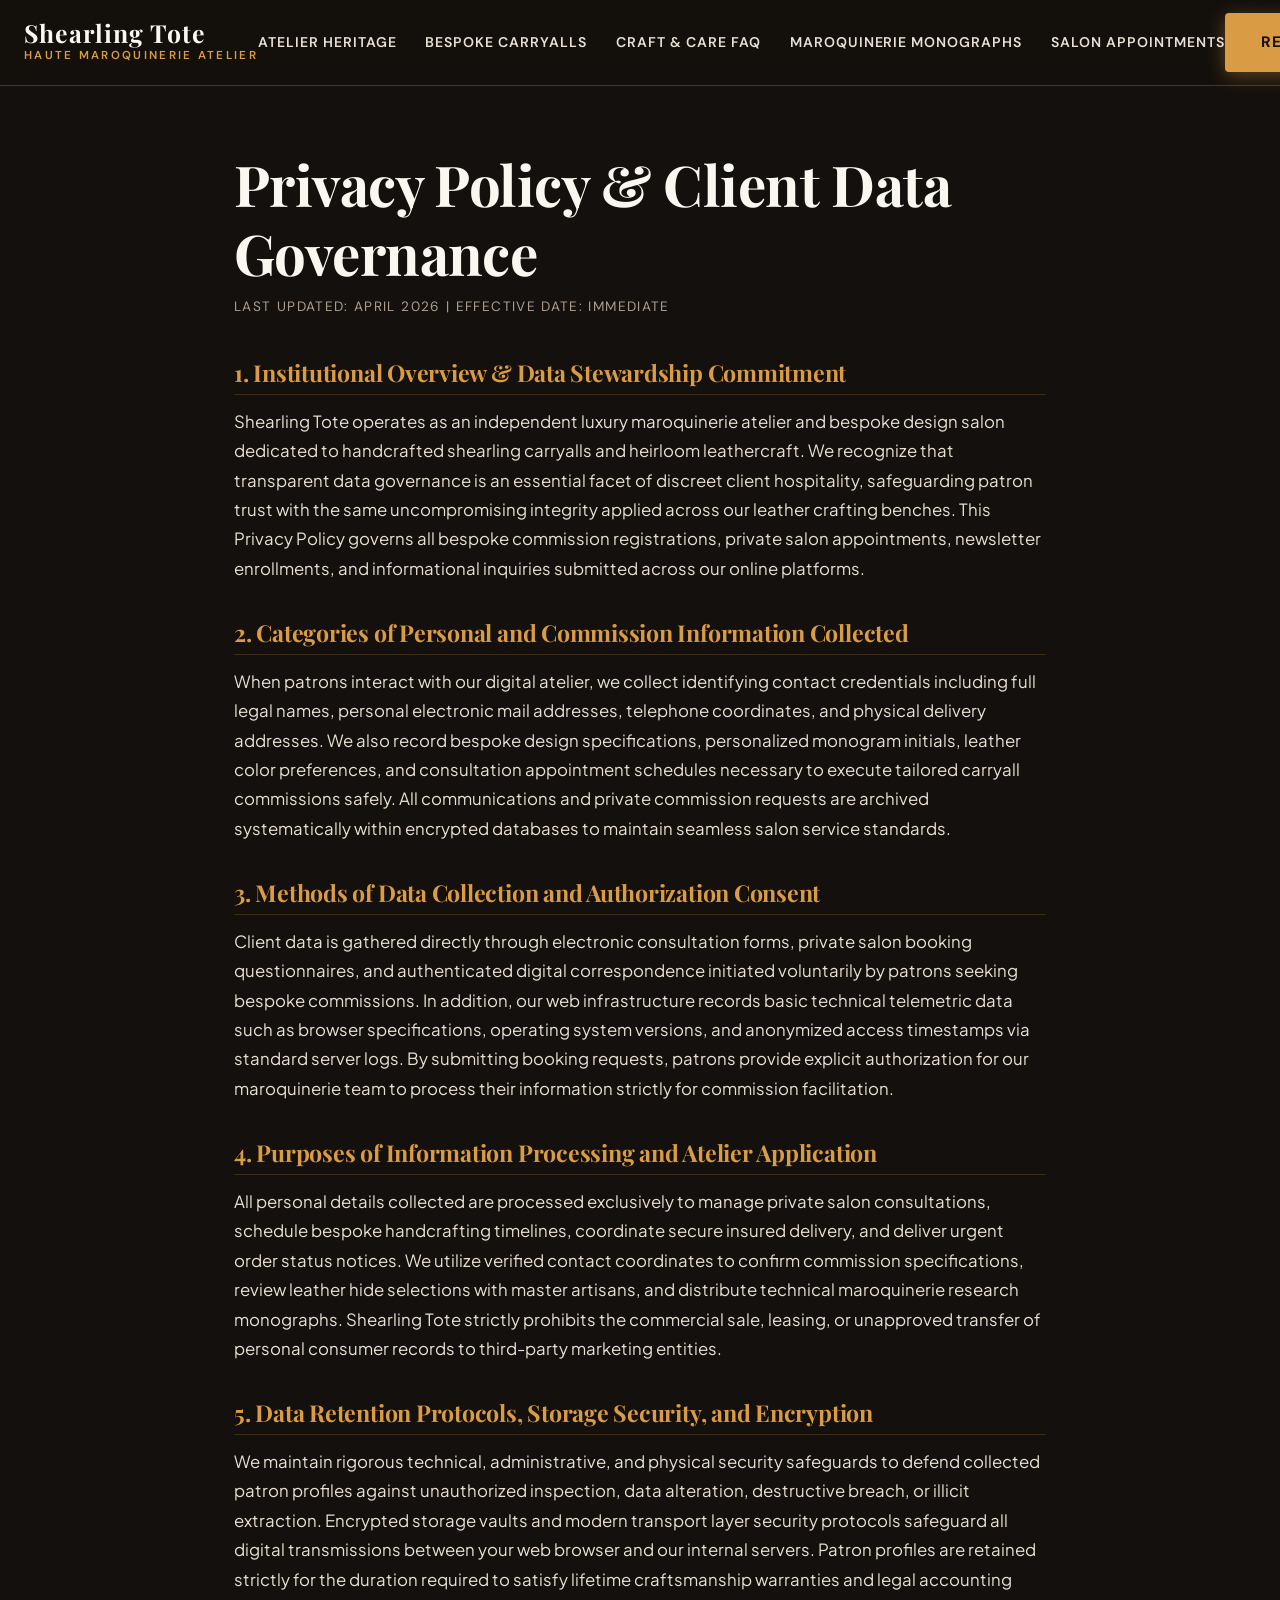
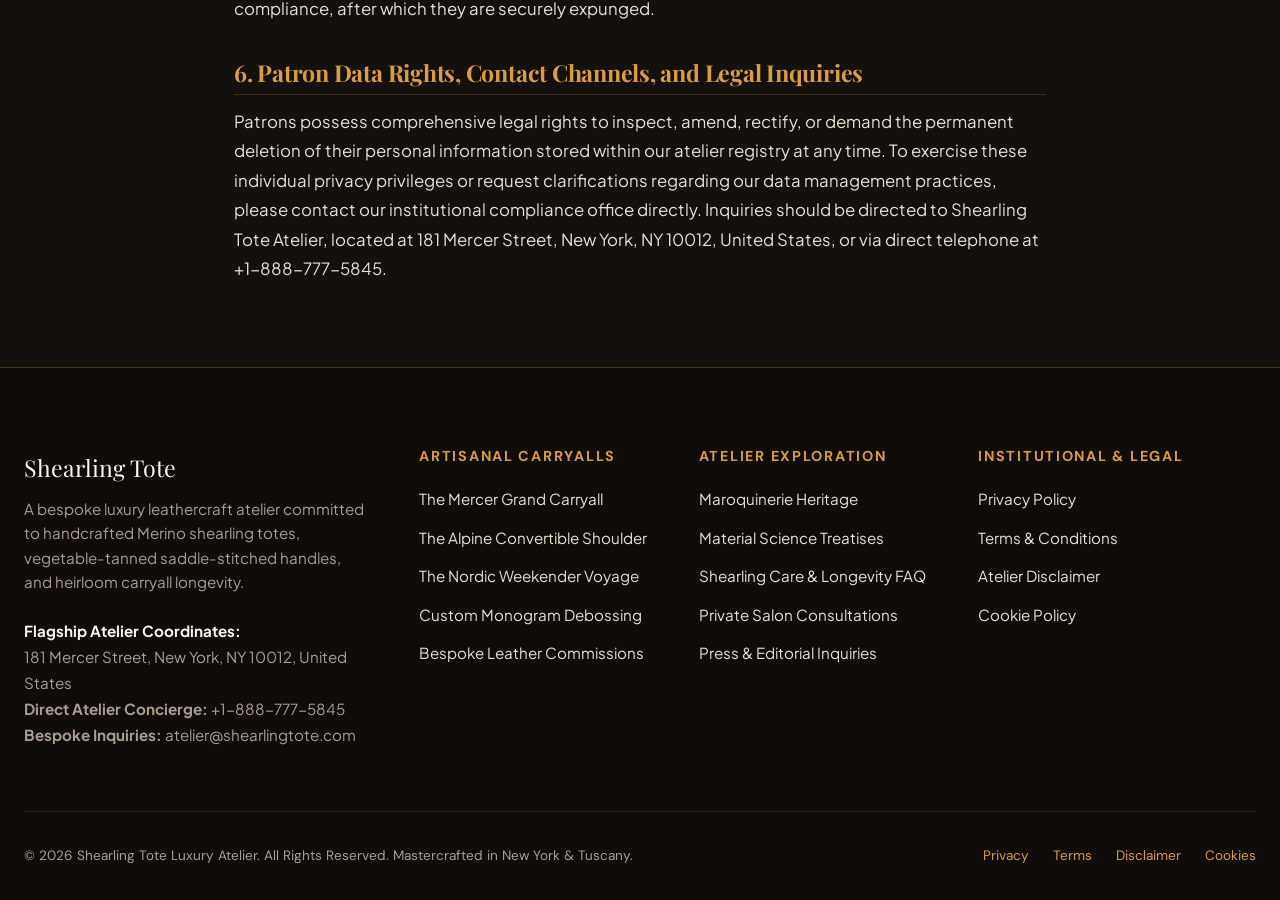
<file: privacy-policy.html>
<!DOCTYPE html>
<html lang="en">
<head>
    <!-- Google tag (gtag.js) -->
    <script async src="https://www.googletagmanager.com/gtag/js?id=G-0LY0HY7L01"></script>
    <script>
      window.dataLayer = window.dataLayer || [];
      function gtag(){dataLayer.push(arguments);}
      gtag('js', new Date());
      gtag('config', 'G-0LY0HY7L01');
    </script>
    <meta charset="UTF-8">
    <meta name="viewport" content="width=device-width, initial-scale=1.0">
    <title>Privacy Policy | Shearling Tote Luxury Leathercraft Atelier</title>
    <meta name="description" content="Privacy Policy and Data Protection Framework governing bespoke commissions, salon appointments, and digital interactions at Shearling Tote.">
    <link rel="canonical" href="https://shearlingtote.com/privacy-policy.html">
    <link rel="preconnect" href="https://fonts.googleapis.com">
    <link rel="preconnect" href="https://fonts.gstatic.com" crossorigin>
    <link href="https://fonts.googleapis.com/css2?family=DM+Sans:ital,opsz,wght@0,9..40,400;0,9..40,500;0,9..40,600;0,9..40,700;1,9..40,400&family=Playfair+Display:ital,wght@0,400;0,600;0,700;0,800;1,400;1,600&family=Plus+Jakarta+Sans:ital,wght@0,300;0,400;0,500;0,600;0,700;1,400&display=swap" rel="stylesheet">
    <link rel="stylesheet" href="assets/css/style.css">
</head>
<body>
    <!-- EXACTLY ONE SITE HEADER -->
    <header class="site-header">
        <div class="header-inner">
            <a href="index.html" class="brand-logo">
                <span class="brand-title">Shearling Tote</span>
                <span class="brand-subtitle">Haute Maroquinerie Atelier</span>
            </a>

            <nav class="nav-desktop">
                <a href="about.html" class="nav-link ">Atelier Heritage</a>
                <a href="services.html" class="nav-link ">Bespoke Carryalls</a>
                <a href="faq.html" class="nav-link ">Craft &amp; Care FAQ</a>
                <a href="blog.html" class="nav-link ">Maroquinerie Monographs</a>
                <a href="contact.html" class="nav-link ">Salon Appointments</a>
            </nav>

            <div class="nav-actions">
                <a href="contact.html" class="btn btn-primary nav-btn-cta">Reserve Commission</a>
                <button class="menu-toggle" id="menu-toggle" aria-label="Toggle navigation drawer">
                    <span class="hamburger-bar"></span>
                    <span class="hamburger-bar"></span>
                    <span class="hamburger-bar"></span>
                </button>
            </div>
        </div>
    </header>

    <!-- EXACTLY ONE MOBILE DRAWER -->
    <div class="mobile-drawer" id="mobile-drawer">
        <div class="drawer-header">
            <span class="drawer-title">Shearling Tote</span>
            <button class="drawer-close" id="drawer-close" aria-label="Close navigation">&times;</button>
        </div>
        <nav class="drawer-links">
            <a href="index.html" class="drawer-link">Atelier Home</a>
            <a href="about.html" class="drawer-link">Atelier Heritage</a>
            <a href="services.html" class="drawer-link">Bespoke Carryalls</a>
            <a href="faq.html" class="drawer-link">Craft &amp; Care FAQ</a>
            <a href="blog.html" class="drawer-link">Maroquinerie Monographs</a>
            <a href="contact.html" class="drawer-link">Salon Appointments</a>
            <a href="contact.html" class="btn btn-primary" style="margin-top: 1.5rem; text-align: center;">Reserve Commission</a>
        </nav>
    </div>

    <main class="main-content">
        <div class="legal-container">
            <h1 class="legal-title">Privacy Policy &amp; Client Data Governance</h1>
            <div class="legal-date">Last Updated: April 2026 | Effective Date: Immediate</div>

            <h2>1. Institutional Overview &amp; Data Stewardship Commitment</h2>
            <p>
                Shearling Tote operates as an independent luxury maroquinerie atelier and bespoke design salon dedicated to handcrafted shearling carryalls and heirloom leathercraft. We recognize that transparent data governance is an essential facet of discreet client hospitality, safeguarding patron trust with the same uncompromising integrity applied across our leather crafting benches. This Privacy Policy governs all bespoke commission registrations, private salon appointments, newsletter enrollments, and informational inquiries submitted across our online platforms.
            </p>

            <h2>2. Categories of Personal and Commission Information Collected</h2>
            <p>
                When patrons interact with our digital atelier, we collect identifying contact credentials including full legal names, personal electronic mail addresses, telephone coordinates, and physical delivery addresses. We also record bespoke design specifications, personalized monogram initials, leather color preferences, and consultation appointment schedules necessary to execute tailored carryall commissions safely. All communications and private commission requests are archived systematically within encrypted databases to maintain seamless salon service standards.
            </p>

            <h2>3. Methods of Data Collection and Authorization Consent</h2>
            <p>
                Client data is gathered directly through electronic consultation forms, private salon booking questionnaires, and authenticated digital correspondence initiated voluntarily by patrons seeking bespoke commissions. In addition, our web infrastructure records basic technical telemetric data such as browser specifications, operating system versions, and anonymized access timestamps via standard server logs. By submitting booking requests, patrons provide explicit authorization for our maroquinerie team to process their information strictly for commission facilitation.
            </p>

            <h2>4. Purposes of Information Processing and Atelier Application</h2>
            <p>
                All personal details collected are processed exclusively to manage private salon consultations, schedule bespoke handcrafting timelines, coordinate secure insured delivery, and deliver urgent order status notices. We utilize verified contact coordinates to confirm commission specifications, review leather hide selections with master artisans, and distribute technical maroquinerie research monographs. Shearling Tote strictly prohibits the commercial sale, leasing, or unapproved transfer of personal consumer records to third-party marketing entities.
            </p>

            <h2>5. Data Retention Protocols, Storage Security, and Encryption</h2>
            <p>
                We maintain rigorous technical, administrative, and physical security safeguards to defend collected patron profiles against unauthorized inspection, data alteration, destructive breach, or illicit extraction. Encrypted storage vaults and modern transport layer security protocols safeguard all digital transmissions between your web browser and our internal servers. Patron profiles are retained strictly for the duration required to satisfy lifetime craftsmanship warranties and legal accounting compliance, after which they are securely expunged.
            </p>

            <h2>6. Patron Data Rights, Contact Channels, and Legal Inquiries</h2>
            <p>
                Patrons possess comprehensive legal rights to inspect, amend, rectify, or demand the permanent deletion of their personal information stored within our atelier registry at any time. To exercise these individual privacy privileges or request clarifications regarding our data management practices, please contact our institutional compliance office directly. Inquiries should be directed to Shearling Tote Atelier, located at 181 Mercer Street, New York, NY 10012, United States, or via direct telephone at +1-888-777-5845.
            </p>
        </div>
    </main>
    <!-- SITE FOOTER -->
    <footer class="site-footer">
        <div class="container">
            <div class="footer-grid">
                <div class="footer-col">
                    <span class="footer-brand-title">Shearling Tote</span>
                    <p class="footer-desc">
                        A bespoke luxury leathercraft atelier committed to handcrafted Merino shearling totes, vegetable-tanned saddle-stitched handles, and heirloom carryall longevity.
                    </p>
                    <div style="font-size: 0.95rem; line-height: 1.7; color: var(--text-muted);">
                        <strong style="color: var(--text-primary);">Flagship Atelier Coordinates:</strong><br>
                        181 Mercer Street, New York, NY 10012, United States<br>
                        <strong>Direct Atelier Concierge:</strong> +1-888-777-5845<br>
                        <strong>Bespoke Inquiries:</strong> atelier@shearlingtote.com
                    </div>
                </div>

                <div class="footer-col">
                    <h4 class="footer-heading">Artisanal Carryalls</h4>
                    <div class="footer-links">
                        <a href="services.html" class="footer-link">The Mercer Grand Carryall</a>
                        <a href="services.html" class="footer-link">The Alpine Convertible Shoulder</a>
                        <a href="services.html" class="footer-link">The Nordic Weekender Voyage</a>
                        <a href="services.html" class="footer-link">Custom Monogram Debossing</a>
                        <a href="services.html" class="footer-link">Bespoke Leather Commissions</a>
                    </div>
                </div>

                <div class="footer-col">
                    <h4 class="footer-heading">Atelier Exploration</h4>
                    <div class="footer-links">
                        <a href="about.html" class="footer-link">Maroquinerie Heritage</a>
                        <a href="blog.html" class="footer-link">Material Science Treatises</a>
                        <a href="faq.html" class="footer-link">Shearling Care &amp; Longevity FAQ</a>
                        <a href="contact.html" class="footer-link">Private Salon Consultations</a>
                        <a href="contact.html" class="footer-link">Press &amp; Editorial Inquiries</a>
                    </div>
                </div>

                <div class="footer-col">
                    <h4 class="footer-heading">Institutional &amp; Legal</h4>
                    <div class="footer-links">
                        <a href="privacy-policy.html" class="footer-link">Privacy Policy</a>
                        <a href="terms-and-conditions.html" class="footer-link">Terms &amp; Conditions</a>
                        <a href="disclaimer.html" class="footer-link">Atelier Disclaimer</a>
                        <a href="cookie-policy.html" class="footer-link">Cookie Policy</a>
                    </div>
                </div>
            </div>

            <div class="footer-bottom">
                <div>
                    &copy; 2026 Shearling Tote Luxury Atelier. All Rights Reserved. Mastercrafted in New York &amp; Tuscany.
                </div>
                <div class="footer-bottom-links">
                    <a href="privacy-policy.html">Privacy</a>
                    <a href="terms-and-conditions.html">Terms</a>
                    <a href="disclaimer.html">Disclaimer</a>
                    <a href="cookie-policy.html">Cookies</a>
                </div>
            </div>
        </div>
    </footer>

    <script src="assets/js/main.js"></script>
</body>
</html>
</file>
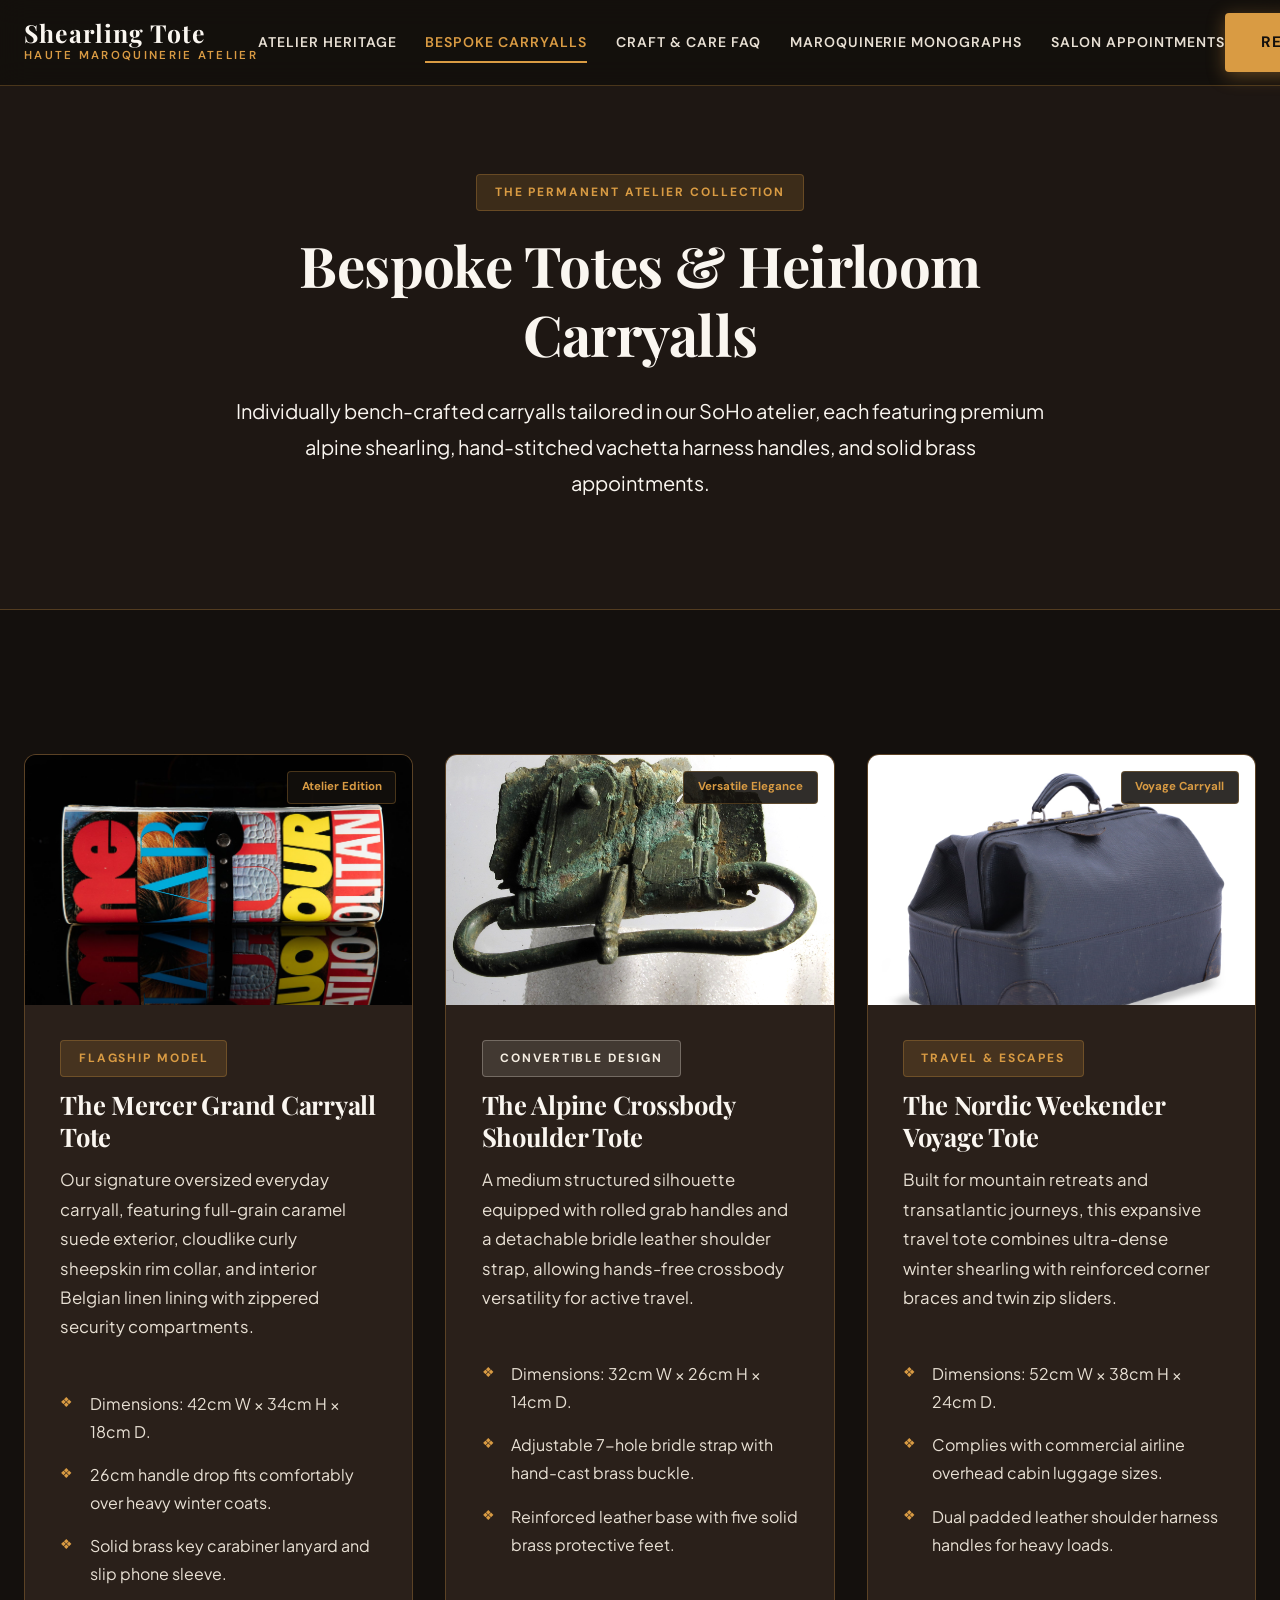
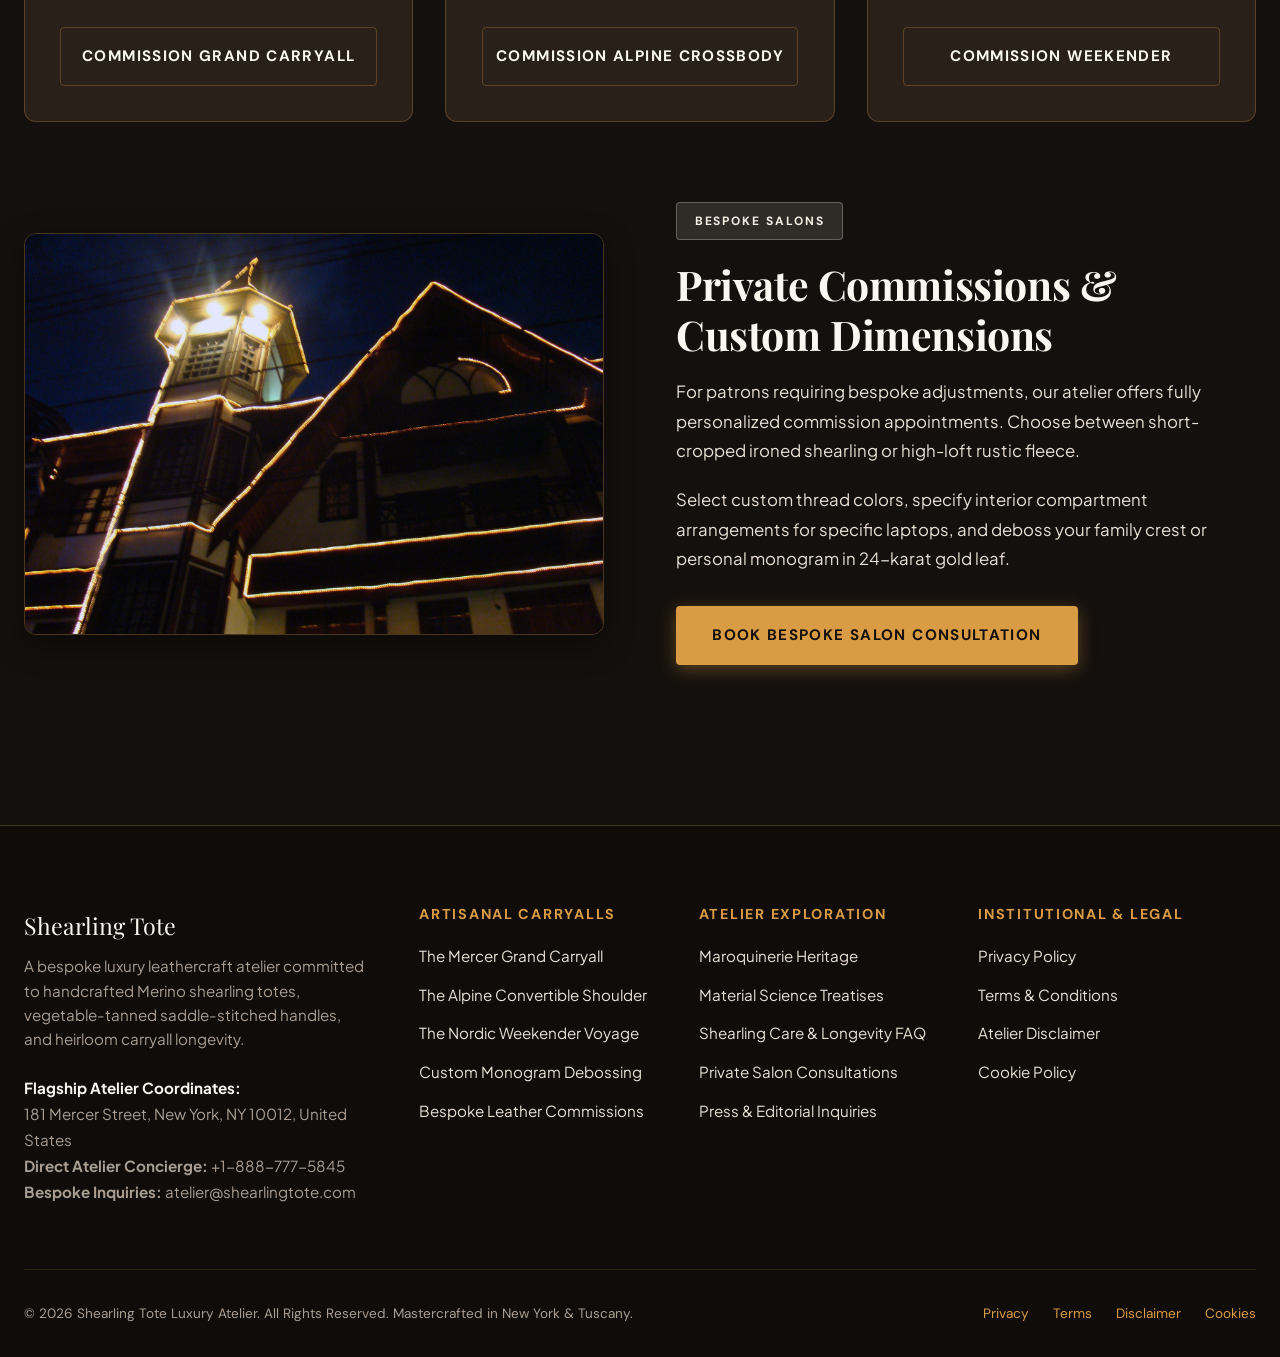
<file: services.html>
<!DOCTYPE html>
<html lang="en">
<head>
    <!-- Google tag (gtag.js) -->
    <script async src="https://www.googletagmanager.com/gtag/js?id=G-0LY0HY7L01"></script>
    <script>
      window.dataLayer = window.dataLayer || [];
      function gtag(){dataLayer.push(arguments);}
      gtag('js', new Date());
      gtag('config', 'G-0LY0HY7L01');
    </script>
    <meta charset="UTF-8">
    <meta name="viewport" content="width=device-width, initial-scale=1.0">
    <title>Bespoke Totes & Custom Commissions | Shearling Tote Atelier</title>
    <meta name="description" content="Explore our bespoke collection of handcrafted Merino shearling totes, convertible shoulder carryalls, and weekend voyage luggage.">
    <link rel="canonical" href="https://shearlingtote.com/services.html">
    <link rel="preconnect" href="https://fonts.googleapis.com">
    <link rel="preconnect" href="https://fonts.gstatic.com" crossorigin>
    <link href="https://fonts.googleapis.com/css2?family=DM+Sans:ital,opsz,wght@0,9..40,400;0,9..40,500;0,9..40,600;0,9..40,700;1,9..40,400&family=Playfair+Display:ital,wght@0,400;0,600;0,700;0,800;1,400;1,600&family=Plus+Jakarta+Sans:ital,wght@0,300;0,400;0,500;0,600;0,700;1,400&display=swap" rel="stylesheet">
    <link rel="stylesheet" href="assets/css/style.css">
</head>
<body>
    <!-- EXACTLY ONE SITE HEADER -->
    <header class="site-header">
        <div class="header-inner">
            <a href="index.html" class="brand-logo">
                <span class="brand-title">Shearling Tote</span>
                <span class="brand-subtitle">Haute Maroquinerie Atelier</span>
            </a>

            <nav class="nav-desktop">
                <a href="about.html" class="nav-link ">Atelier Heritage</a>
                <a href="services.html" class="nav-link active">Bespoke Carryalls</a>
                <a href="faq.html" class="nav-link ">Craft &amp; Care FAQ</a>
                <a href="blog.html" class="nav-link ">Maroquinerie Monographs</a>
                <a href="contact.html" class="nav-link ">Salon Appointments</a>
            </nav>

            <div class="nav-actions">
                <a href="contact.html" class="btn btn-primary nav-btn-cta">Reserve Commission</a>
                <button class="menu-toggle" id="menu-toggle" aria-label="Toggle navigation drawer">
                    <span class="hamburger-bar"></span>
                    <span class="hamburger-bar"></span>
                    <span class="hamburger-bar"></span>
                </button>
            </div>
        </div>
    </header>

    <!-- EXACTLY ONE MOBILE DRAWER -->
    <div class="mobile-drawer" id="mobile-drawer">
        <div class="drawer-header">
            <span class="drawer-title">Shearling Tote</span>
            <button class="drawer-close" id="drawer-close" aria-label="Close navigation">&times;</button>
        </div>
        <nav class="drawer-links">
            <a href="index.html" class="drawer-link">Atelier Home</a>
            <a href="about.html" class="drawer-link">Atelier Heritage</a>
            <a href="services.html" class="drawer-link">Bespoke Carryalls</a>
            <a href="faq.html" class="drawer-link">Craft &amp; Care FAQ</a>
            <a href="blog.html" class="drawer-link">Maroquinerie Monographs</a>
            <a href="contact.html" class="drawer-link">Salon Appointments</a>
            <a href="contact.html" class="btn btn-primary" style="margin-top: 1.5rem; text-align: center;">Reserve Commission</a>
        </nav>
    </div>

    <main class="main-content">
        <section class="section-py" style="background: var(--bg-secondary); border-bottom: 1px solid var(--border-subtle);">
            <div class="container text-center" style="max-width: 860px;">
                <div class="badge-caramel">The Permanent Atelier Collection</div>
                <h1 style="margin-bottom: 1.5rem;">Bespoke Totes &amp; Heirloom Carryalls</h1>
                <p class="lead">
                    Individually bench-crafted carryalls tailored in our SoHo atelier, each featuring premium alpine shearling, hand-stitched vachetta harness handles, and solid brass appointments.
                </p>
            </div>
        </section>

        <section class="section-py">
            <div class="container">
                <div class="card-grid-3">
                    <!-- MODEL 1: GRAND CARRYALL -->
                    <div class="leather-card">
                        <div class="card-img-wrap">
                            <img src="assets/images/shearling-tote-interior-linen-pocket.jpg" alt="Lined interior compartment showing heavy Belgian linen pockets and brass zipper pull" class="card-img">
                            <span class="card-tag">Atelier Edition</span>
                        </div>
                        <div class="card-body">
                            <div class="badge-caramel" style="align-self: flex-start; margin-bottom: 0.75rem;">Flagship Model</div>
                            <h3>The Mercer Grand Carryall Tote</h3>
                            <p>
                                Our signature oversized everyday carryall, featuring full-grain caramel suede exterior, cloudlike curly sheepskin rim collar, and interior Belgian linen lining with zippered security compartments.
                            </p>
                            <ul class="feature-list" style="margin-bottom: 1.5rem;">
                                <li>Dimensions: 42cm W &times; 34cm H &times; 18cm D.</li>
                                <li>26cm handle drop fits comfortably over heavy winter coats.</li>
                                <li>Solid brass key carabiner lanyard and slip phone sleeve.</li>
                            </ul>
                            <a href="contact.html" class="btn btn-outline" style="margin-top: auto; text-align: center;">Commission Grand Carryall</a>
                        </div>
                    </div>

                    <!-- MODEL 2: CONVERTIBLE SHOULDER TOTE -->
                    <div class="leather-card">
                        <div class="card-img-wrap">
                            <img src="assets/images/shearling-crossbody-detachable-strap-detail.jpg" alt="Detachable bridle leather shoulder strap featuring hand-stitched keepers and brass carabiners" class="card-img">
                            <span class="card-tag">Versatile Elegance</span>
                        </div>
                        <div class="card-body">
                            <div class="badge-ivory" style="align-self: flex-start; margin-bottom: 0.75rem;">Convertible Design</div>
                            <h3>The Alpine Crossbody Shoulder Tote</h3>
                            <p>
                                A medium structured silhouette equipped with rolled grab handles and a detachable bridle leather shoulder strap, allowing hands-free crossbody versatility for active travel.
                            </p>
                            <ul class="feature-list" style="margin-bottom: 1.5rem;">
                                <li>Dimensions: 32cm W &times; 26cm H &times; 14cm D.</li>
                                <li>Adjustable 7-hole bridle strap with hand-cast brass buckle.</li>
                                <li>Reinforced leather base with five solid brass protective feet.</li>
                            </ul>
                            <a href="contact.html" class="btn btn-outline" style="margin-top: auto; text-align: center;">Commission Alpine Crossbody</a>
                        </div>
                    </div>

                    <!-- MODEL 3: WEEKENDER VOYAGE TOTE -->
                    <div class="leather-card">
                        <div class="card-img-wrap">
                            <img src="assets/images/shearling-weekend-duffle-tote-travel.jpg" alt="Expansive shearling weekender travel tote packed with soft knitwear for alpine departures" class="card-img">
                            <span class="card-tag">Voyage Carryall</span>
                        </div>
                        <div class="card-body">
                            <div class="badge-caramel" style="align-self: flex-start; margin-bottom: 0.75rem;">Travel &amp; Escapes</div>
                            <h3>The Nordic Weekender Voyage Tote</h3>
                            <p>
                                Built for mountain retreats and transatlantic journeys, this expansive travel tote combines ultra-dense winter shearling with reinforced corner braces and twin zip sliders.
                            </p>
                            <ul class="feature-list" style="margin-bottom: 1.5rem;">
                                <li>Dimensions: 52cm W &times; 38cm H &times; 24cm D.</li>
                                <li>Complies with commercial airline overhead cabin luggage sizes.</li>
                                <li>Dual padded leather shoulder harness handles for heavy loads.</li>
                            </ul>
                            <a href="contact.html" class="btn btn-outline" style="margin-top: auto; text-align: center;">Commission Weekender</a>
                        </div>
                    </div>
                </div>

                <!-- BESPOKE SALON COMMISSION FEATURE -->
                <div class="feature-split" style="margin-top: 5rem;">
                    <div class="feature-img-wrap">
                        <img src="assets/images/shearling-tote-snowy-alpine-chalet.jpg" alt="Shearling tote resting by hearthside stone fireplace in snowy alpine mountain lodge">
                    </div>
                    <div>
                        <div class="badge-ivory">Bespoke Salons</div>
                        <h2>Private Commissions &amp; Custom Dimensions</h2>
                        <p>
                            For patrons requiring bespoke adjustments, our atelier offers fully personalized commission appointments. Choose between short-cropped ironed shearling or high-loft rustic fleece.
                        </p>
                        <p>
                            Select custom thread colors, specify interior compartment arrangements for specific laptops, and deboss your family crest or personal monogram in 24-karat gold leaf.
                        </p>
                        <div style="margin-top: 2rem;">
                            <a href="contact.html" class="btn btn-primary">Book Bespoke Salon Consultation</a>
                        </div>
                    </div>
                </div>
            </div>
        </section>
    </main>
    <!-- SITE FOOTER -->
    <footer class="site-footer">
        <div class="container">
            <div class="footer-grid">
                <div class="footer-col">
                    <span class="footer-brand-title">Shearling Tote</span>
                    <p class="footer-desc">
                        A bespoke luxury leathercraft atelier committed to handcrafted Merino shearling totes, vegetable-tanned saddle-stitched handles, and heirloom carryall longevity.
                    </p>
                    <div style="font-size: 0.95rem; line-height: 1.7; color: var(--text-muted);">
                        <strong style="color: var(--text-primary);">Flagship Atelier Coordinates:</strong><br>
                        181 Mercer Street, New York, NY 10012, United States<br>
                        <strong>Direct Atelier Concierge:</strong> +1-888-777-5845<br>
                        <strong>Bespoke Inquiries:</strong> atelier@shearlingtote.com
                    </div>
                </div>

                <div class="footer-col">
                    <h4 class="footer-heading">Artisanal Carryalls</h4>
                    <div class="footer-links">
                        <a href="services.html" class="footer-link">The Mercer Grand Carryall</a>
                        <a href="services.html" class="footer-link">The Alpine Convertible Shoulder</a>
                        <a href="services.html" class="footer-link">The Nordic Weekender Voyage</a>
                        <a href="services.html" class="footer-link">Custom Monogram Debossing</a>
                        <a href="services.html" class="footer-link">Bespoke Leather Commissions</a>
                    </div>
                </div>

                <div class="footer-col">
                    <h4 class="footer-heading">Atelier Exploration</h4>
                    <div class="footer-links">
                        <a href="about.html" class="footer-link">Maroquinerie Heritage</a>
                        <a href="blog.html" class="footer-link">Material Science Treatises</a>
                        <a href="faq.html" class="footer-link">Shearling Care &amp; Longevity FAQ</a>
                        <a href="contact.html" class="footer-link">Private Salon Consultations</a>
                        <a href="contact.html" class="footer-link">Press &amp; Editorial Inquiries</a>
                    </div>
                </div>

                <div class="footer-col">
                    <h4 class="footer-heading">Institutional &amp; Legal</h4>
                    <div class="footer-links">
                        <a href="privacy-policy.html" class="footer-link">Privacy Policy</a>
                        <a href="terms-and-conditions.html" class="footer-link">Terms &amp; Conditions</a>
                        <a href="disclaimer.html" class="footer-link">Atelier Disclaimer</a>
                        <a href="cookie-policy.html" class="footer-link">Cookie Policy</a>
                    </div>
                </div>
            </div>

            <div class="footer-bottom">
                <div>
                    &copy; 2026 Shearling Tote Luxury Atelier. All Rights Reserved. Mastercrafted in New York &amp; Tuscany.
                </div>
                <div class="footer-bottom-links">
                    <a href="privacy-policy.html">Privacy</a>
                    <a href="terms-and-conditions.html">Terms</a>
                    <a href="disclaimer.html">Disclaimer</a>
                    <a href="cookie-policy.html">Cookies</a>
                </div>
            </div>
        </div>
    </footer>

    <script src="assets/js/main.js"></script>
</body>
</html>
</file>
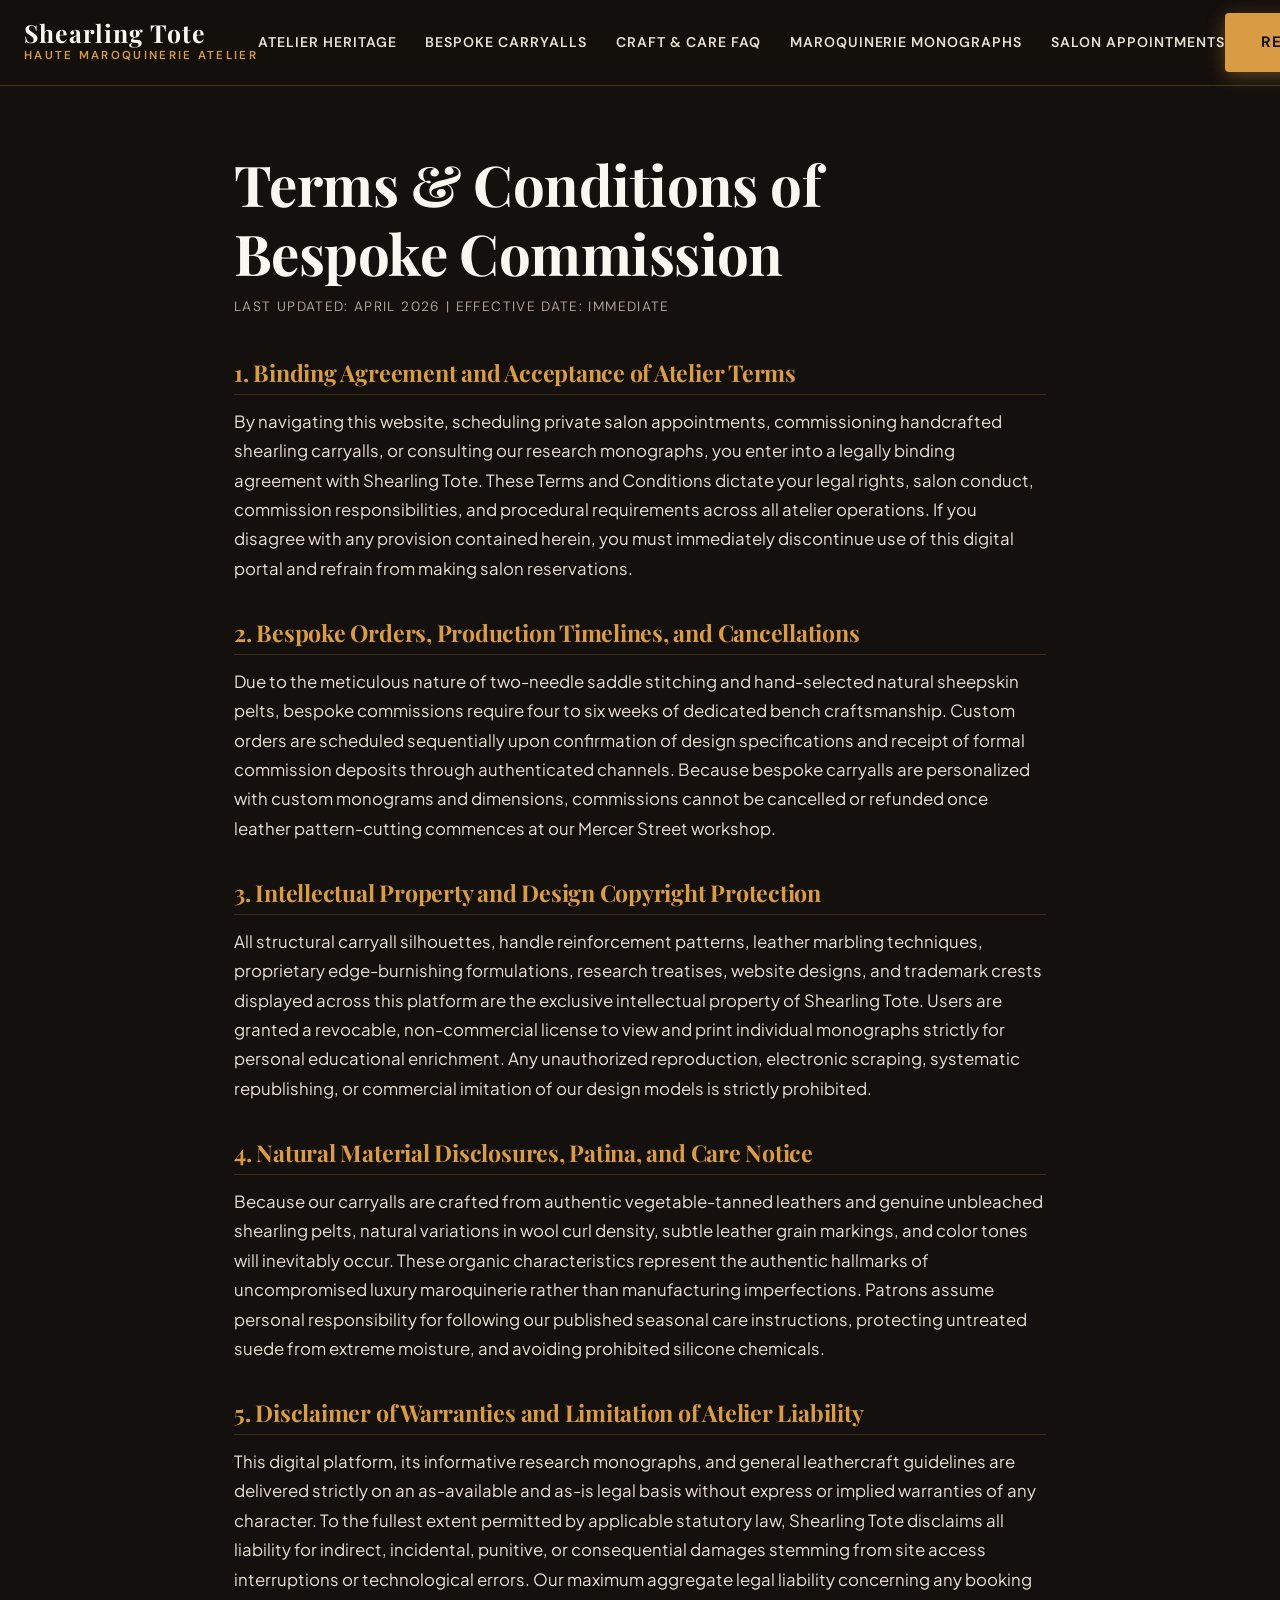
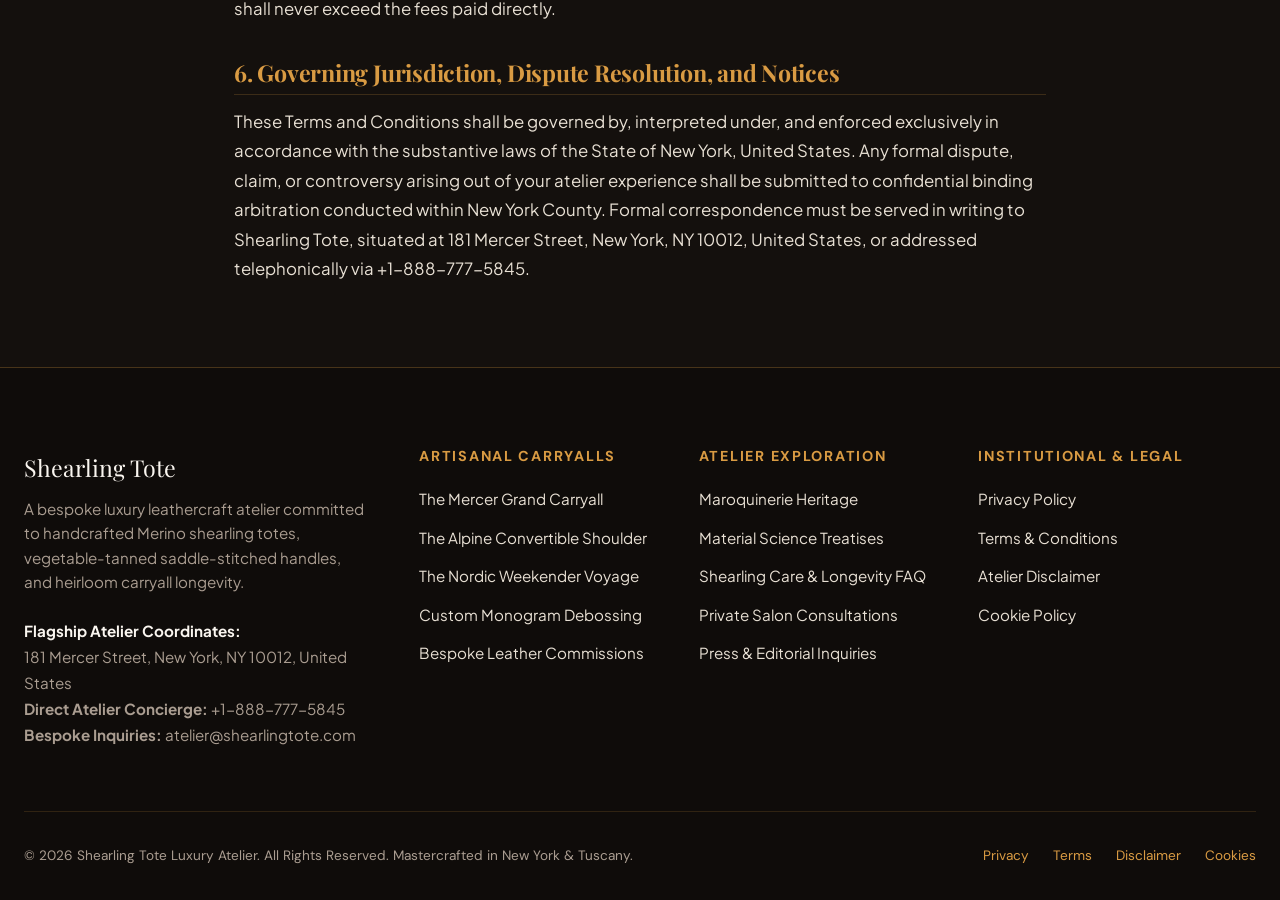
<file: terms-and-conditions.html>
<!DOCTYPE html>
<html lang="en">
<head>
    <!-- Google tag (gtag.js) -->
    <script async src="https://www.googletagmanager.com/gtag/js?id=G-0LY0HY7L01"></script>
    <script>
      window.dataLayer = window.dataLayer || [];
      function gtag(){dataLayer.push(arguments);}
      gtag('js', new Date());
      gtag('config', 'G-0LY0HY7L01');
    </script>
    <meta charset="UTF-8">
    <meta name="viewport" content="width=device-width, initial-scale=1.0">
    <title>Terms and Conditions | Shearling Tote Luxury Leathercraft Atelier</title>
    <meta name="description" content="Terms and Conditions governing bespoke carryall commissions, salon consultations, lifetime warranties, and digital use at Shearling Tote.">
    <link rel="canonical" href="https://shearlingtote.com/terms-and-conditions.html">
    <link rel="preconnect" href="https://fonts.googleapis.com">
    <link rel="preconnect" href="https://fonts.gstatic.com" crossorigin>
    <link href="https://fonts.googleapis.com/css2?family=DM+Sans:ital,opsz,wght@0,9..40,400;0,9..40,500;0,9..40,600;0,9..40,700;1,9..40,400&family=Playfair+Display:ital,wght@0,400;0,600;0,700;0,800;1,400;1,600&family=Plus+Jakarta+Sans:ital,wght@0,300;0,400;0,500;0,600;0,700;1,400&display=swap" rel="stylesheet">
    <link rel="stylesheet" href="assets/css/style.css">
</head>
<body>
    <!-- EXACTLY ONE SITE HEADER -->
    <header class="site-header">
        <div class="header-inner">
            <a href="index.html" class="brand-logo">
                <span class="brand-title">Shearling Tote</span>
                <span class="brand-subtitle">Haute Maroquinerie Atelier</span>
            </a>

            <nav class="nav-desktop">
                <a href="about.html" class="nav-link ">Atelier Heritage</a>
                <a href="services.html" class="nav-link ">Bespoke Carryalls</a>
                <a href="faq.html" class="nav-link ">Craft &amp; Care FAQ</a>
                <a href="blog.html" class="nav-link ">Maroquinerie Monographs</a>
                <a href="contact.html" class="nav-link ">Salon Appointments</a>
            </nav>

            <div class="nav-actions">
                <a href="contact.html" class="btn btn-primary nav-btn-cta">Reserve Commission</a>
                <button class="menu-toggle" id="menu-toggle" aria-label="Toggle navigation drawer">
                    <span class="hamburger-bar"></span>
                    <span class="hamburger-bar"></span>
                    <span class="hamburger-bar"></span>
                </button>
            </div>
        </div>
    </header>

    <!-- EXACTLY ONE MOBILE DRAWER -->
    <div class="mobile-drawer" id="mobile-drawer">
        <div class="drawer-header">
            <span class="drawer-title">Shearling Tote</span>
            <button class="drawer-close" id="drawer-close" aria-label="Close navigation">&times;</button>
        </div>
        <nav class="drawer-links">
            <a href="index.html" class="drawer-link">Atelier Home</a>
            <a href="about.html" class="drawer-link">Atelier Heritage</a>
            <a href="services.html" class="drawer-link">Bespoke Carryalls</a>
            <a href="faq.html" class="drawer-link">Craft &amp; Care FAQ</a>
            <a href="blog.html" class="drawer-link">Maroquinerie Monographs</a>
            <a href="contact.html" class="drawer-link">Salon Appointments</a>
            <a href="contact.html" class="btn btn-primary" style="margin-top: 1.5rem; text-align: center;">Reserve Commission</a>
        </nav>
    </div>

    <main class="main-content">
        <div class="legal-container">
            <h1 class="legal-title">Terms &amp; Conditions of Bespoke Commission</h1>
            <div class="legal-date">Last Updated: April 2026 | Effective Date: Immediate</div>

            <h2>1. Binding Agreement and Acceptance of Atelier Terms</h2>
            <p>
                By navigating this website, scheduling private salon appointments, commissioning handcrafted shearling carryalls, or consulting our research monographs, you enter into a legally binding agreement with Shearling Tote. These Terms and Conditions dictate your legal rights, salon conduct, commission responsibilities, and procedural requirements across all atelier operations. If you disagree with any provision contained herein, you must immediately discontinue use of this digital portal and refrain from making salon reservations.
            </p>

            <h2>2. Bespoke Orders, Production Timelines, and Cancellations</h2>
            <p>
                Due to the meticulous nature of two-needle saddle stitching and hand-selected natural sheepskin pelts, bespoke commissions require four to six weeks of dedicated bench craftsmanship. Custom orders are scheduled sequentially upon confirmation of design specifications and receipt of formal commission deposits through authenticated channels. Because bespoke carryalls are personalized with custom monograms and dimensions, commissions cannot be cancelled or refunded once leather pattern-cutting commences at our Mercer Street workshop.
            </p>

            <h2>3. Intellectual Property and Design Copyright Protection</h2>
            <p>
                All structural carryall silhouettes, handle reinforcement patterns, leather marbling techniques, proprietary edge-burnishing formulations, research treatises, website designs, and trademark crests displayed across this platform are the exclusive intellectual property of Shearling Tote. Users are granted a revocable, non-commercial license to view and print individual monographs strictly for personal educational enrichment. Any unauthorized reproduction, electronic scraping, systematic republishing, or commercial imitation of our design models is strictly prohibited.
            </p>

            <h2>4. Natural Material Disclosures, Patina, and Care Notice</h2>
            <p>
                Because our carryalls are crafted from authentic vegetable-tanned leathers and genuine unbleached shearling pelts, natural variations in wool curl density, subtle leather grain markings, and color tones will inevitably occur. These organic characteristics represent the authentic hallmarks of uncompromised luxury maroquinerie rather than manufacturing imperfections. Patrons assume personal responsibility for following our published seasonal care instructions, protecting untreated suede from extreme moisture, and avoiding prohibited silicone chemicals.
            </p>

            <h2>5. Disclaimer of Warranties and Limitation of Atelier Liability</h2>
            <p>
                This digital platform, its informative research monographs, and general leathercraft guidelines are delivered strictly on an as-available and as-is legal basis without express or implied warranties of any character. To the fullest extent permitted by applicable statutory law, Shearling Tote disclaims all liability for indirect, incidental, punitive, or consequential damages stemming from site access interruptions or technological errors. Our maximum aggregate legal liability concerning any booking shall never exceed the fees paid directly.
            </p>

            <h2>6. Governing Jurisdiction, Dispute Resolution, and Notices</h2>
            <p>
                These Terms and Conditions shall be governed by, interpreted under, and enforced exclusively in accordance with the substantive laws of the State of New York, United States. Any formal dispute, claim, or controversy arising out of your atelier experience shall be submitted to confidential binding arbitration conducted within New York County. Formal correspondence must be served in writing to Shearling Tote, situated at 181 Mercer Street, New York, NY 10012, United States, or addressed telephonically via +1-888-777-5845.
            </p>
        </div>
    </main>
    <!-- SITE FOOTER -->
    <footer class="site-footer">
        <div class="container">
            <div class="footer-grid">
                <div class="footer-col">
                    <span class="footer-brand-title">Shearling Tote</span>
                    <p class="footer-desc">
                        A bespoke luxury leathercraft atelier committed to handcrafted Merino shearling totes, vegetable-tanned saddle-stitched handles, and heirloom carryall longevity.
                    </p>
                    <div style="font-size: 0.95rem; line-height: 1.7; color: var(--text-muted);">
                        <strong style="color: var(--text-primary);">Flagship Atelier Coordinates:</strong><br>
                        181 Mercer Street, New York, NY 10012, United States<br>
                        <strong>Direct Atelier Concierge:</strong> +1-888-777-5845<br>
                        <strong>Bespoke Inquiries:</strong> atelier@shearlingtote.com
                    </div>
                </div>

                <div class="footer-col">
                    <h4 class="footer-heading">Artisanal Carryalls</h4>
                    <div class="footer-links">
                        <a href="services.html" class="footer-link">The Mercer Grand Carryall</a>
                        <a href="services.html" class="footer-link">The Alpine Convertible Shoulder</a>
                        <a href="services.html" class="footer-link">The Nordic Weekender Voyage</a>
                        <a href="services.html" class="footer-link">Custom Monogram Debossing</a>
                        <a href="services.html" class="footer-link">Bespoke Leather Commissions</a>
                    </div>
                </div>

                <div class="footer-col">
                    <h4 class="footer-heading">Atelier Exploration</h4>
                    <div class="footer-links">
                        <a href="about.html" class="footer-link">Maroquinerie Heritage</a>
                        <a href="blog.html" class="footer-link">Material Science Treatises</a>
                        <a href="faq.html" class="footer-link">Shearling Care &amp; Longevity FAQ</a>
                        <a href="contact.html" class="footer-link">Private Salon Consultations</a>
                        <a href="contact.html" class="footer-link">Press &amp; Editorial Inquiries</a>
                    </div>
                </div>

                <div class="footer-col">
                    <h4 class="footer-heading">Institutional &amp; Legal</h4>
                    <div class="footer-links">
                        <a href="privacy-policy.html" class="footer-link">Privacy Policy</a>
                        <a href="terms-and-conditions.html" class="footer-link">Terms &amp; Conditions</a>
                        <a href="disclaimer.html" class="footer-link">Atelier Disclaimer</a>
                        <a href="cookie-policy.html" class="footer-link">Cookie Policy</a>
                    </div>
                </div>
            </div>

            <div class="footer-bottom">
                <div>
                    &copy; 2026 Shearling Tote Luxury Atelier. All Rights Reserved. Mastercrafted in New York &amp; Tuscany.
                </div>
                <div class="footer-bottom-links">
                    <a href="privacy-policy.html">Privacy</a>
                    <a href="terms-and-conditions.html">Terms</a>
                    <a href="disclaimer.html">Disclaimer</a>
                    <a href="cookie-policy.html">Cookies</a>
                </div>
            </div>
        </div>
    </footer>

    <script src="assets/js/main.js"></script>
</body>
</html>
</file>
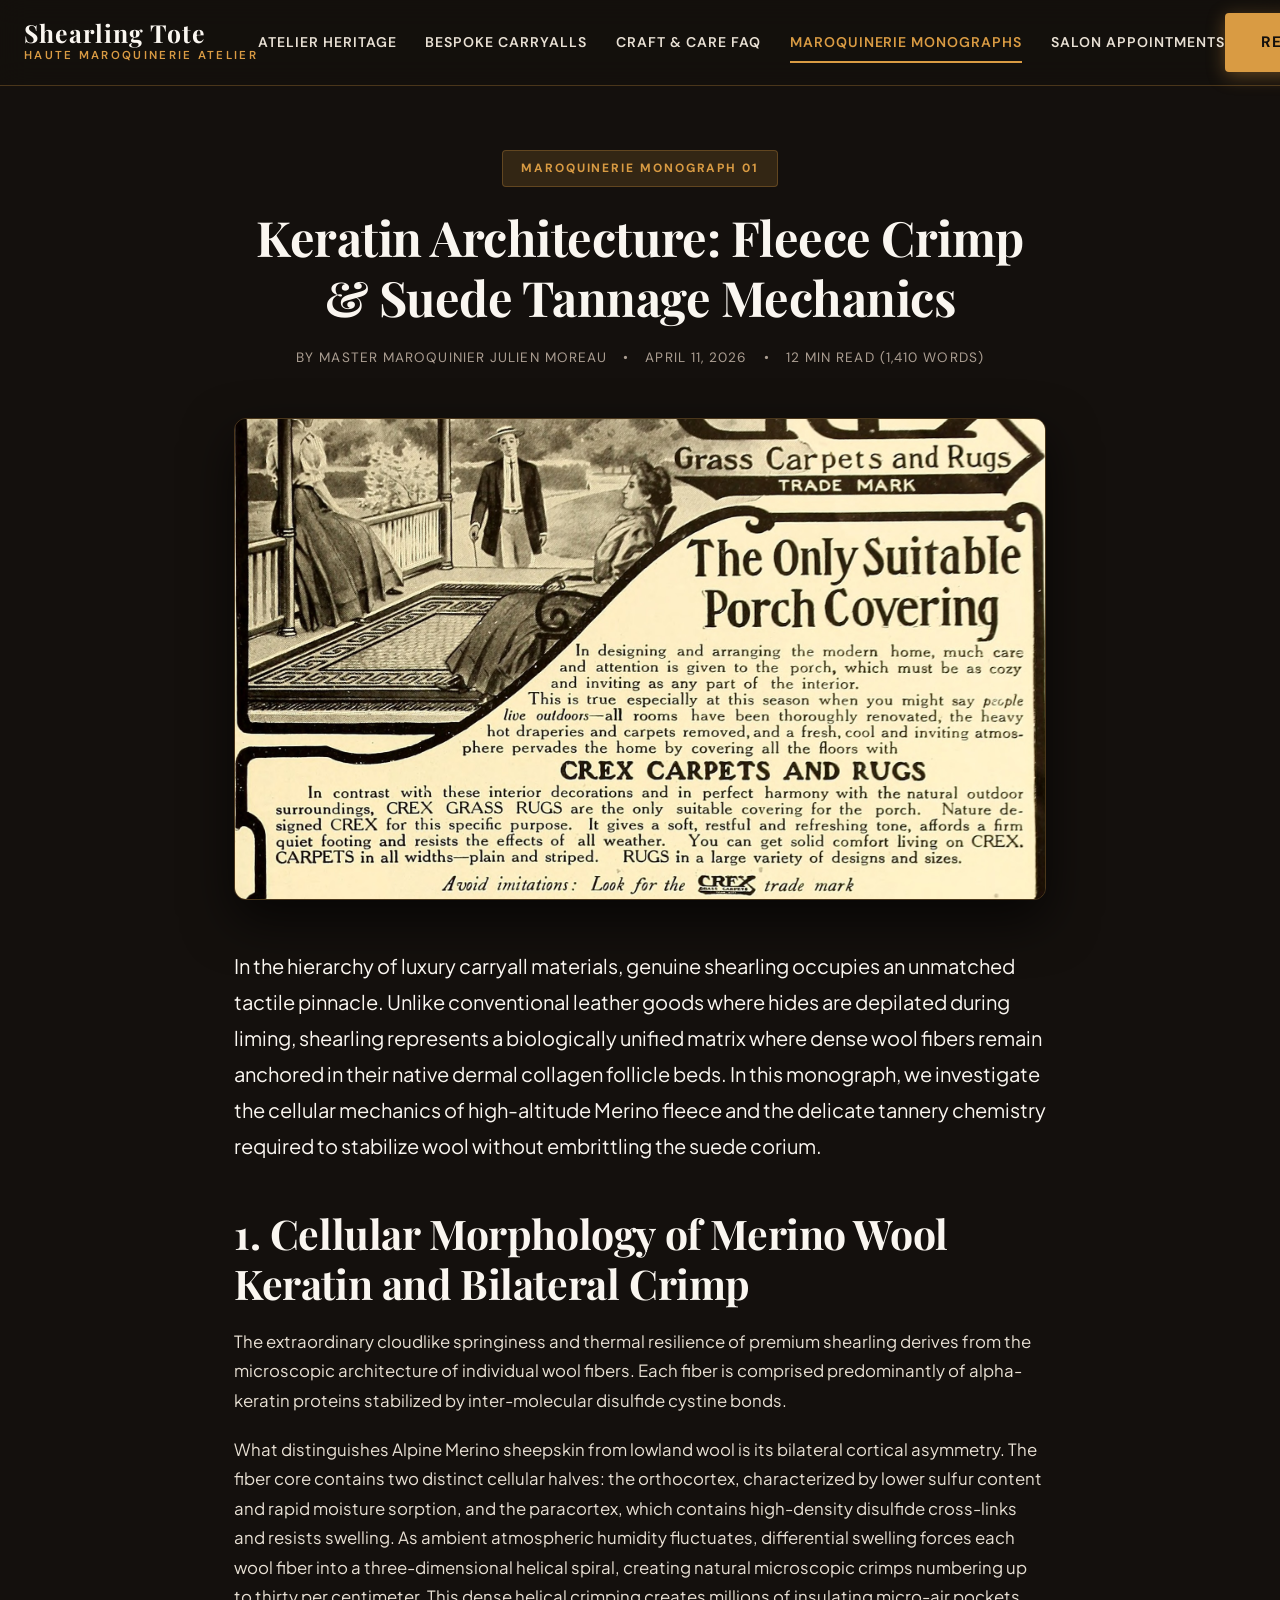
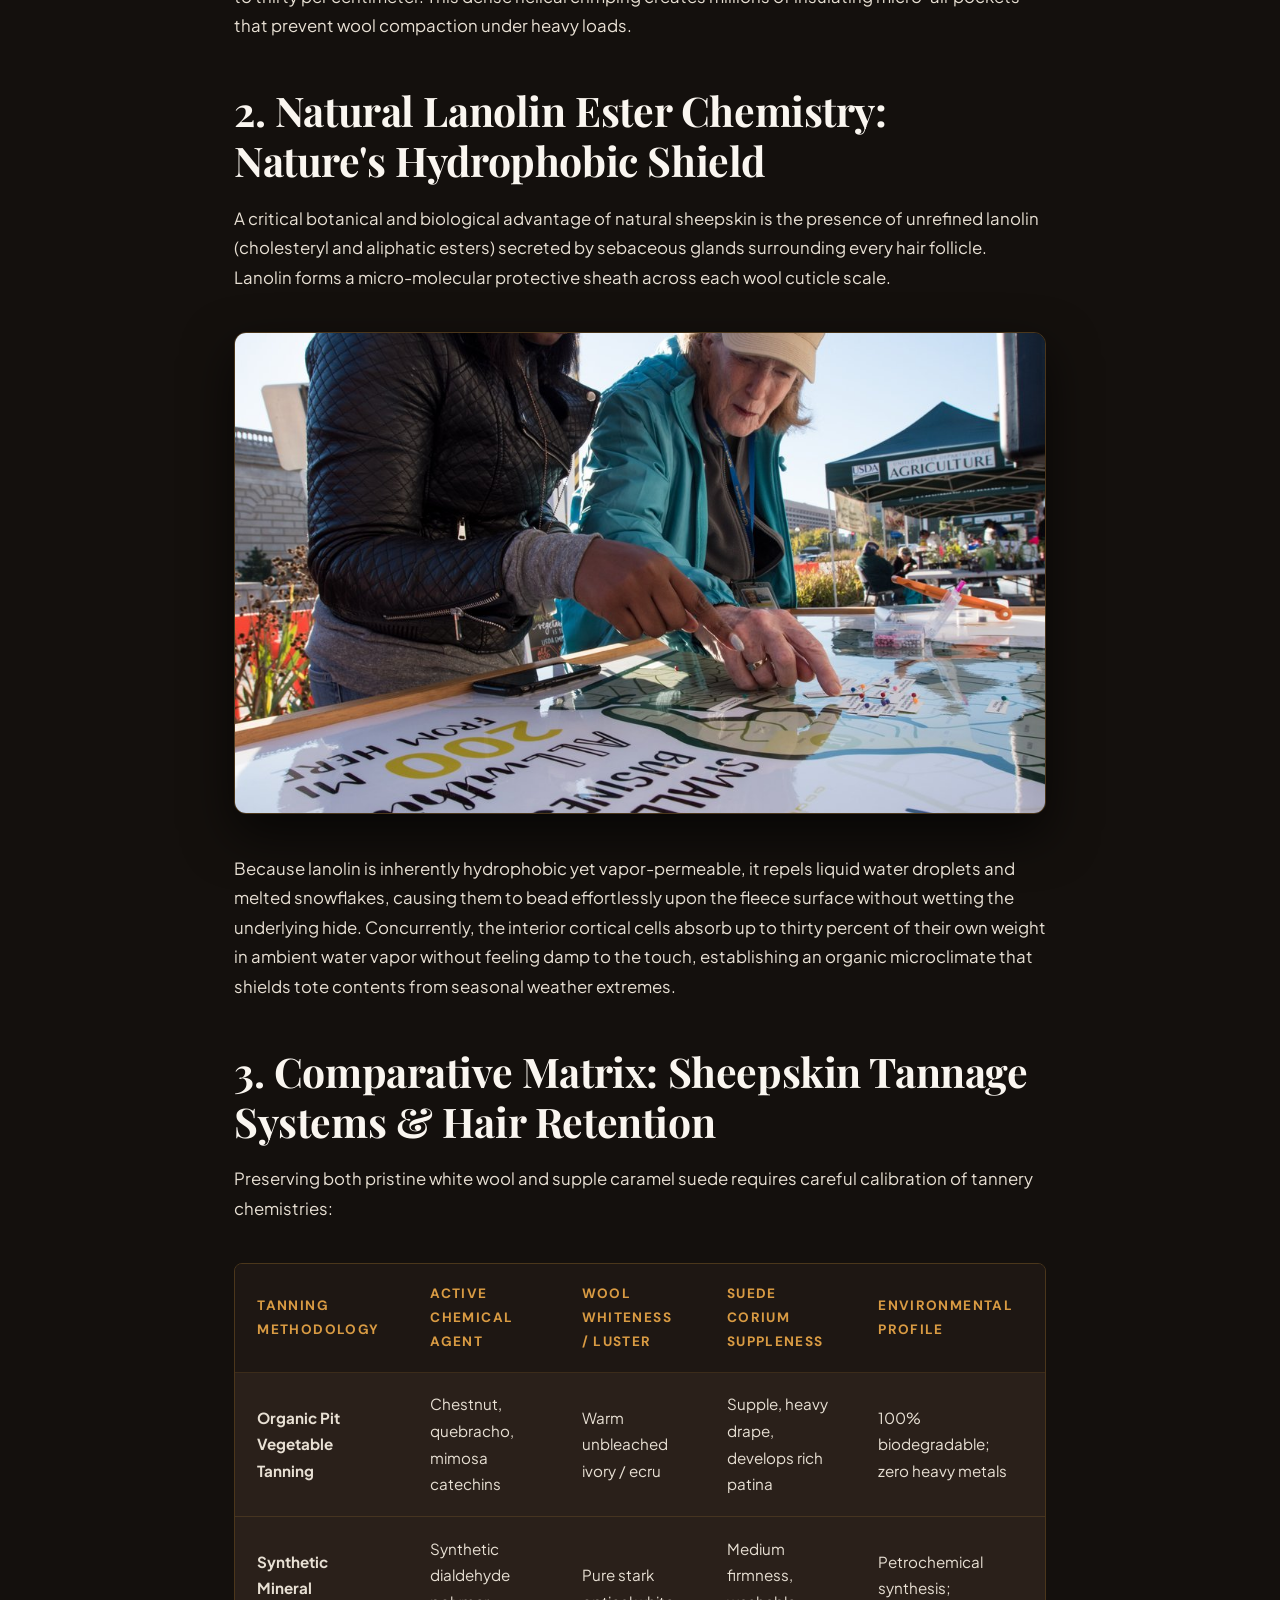
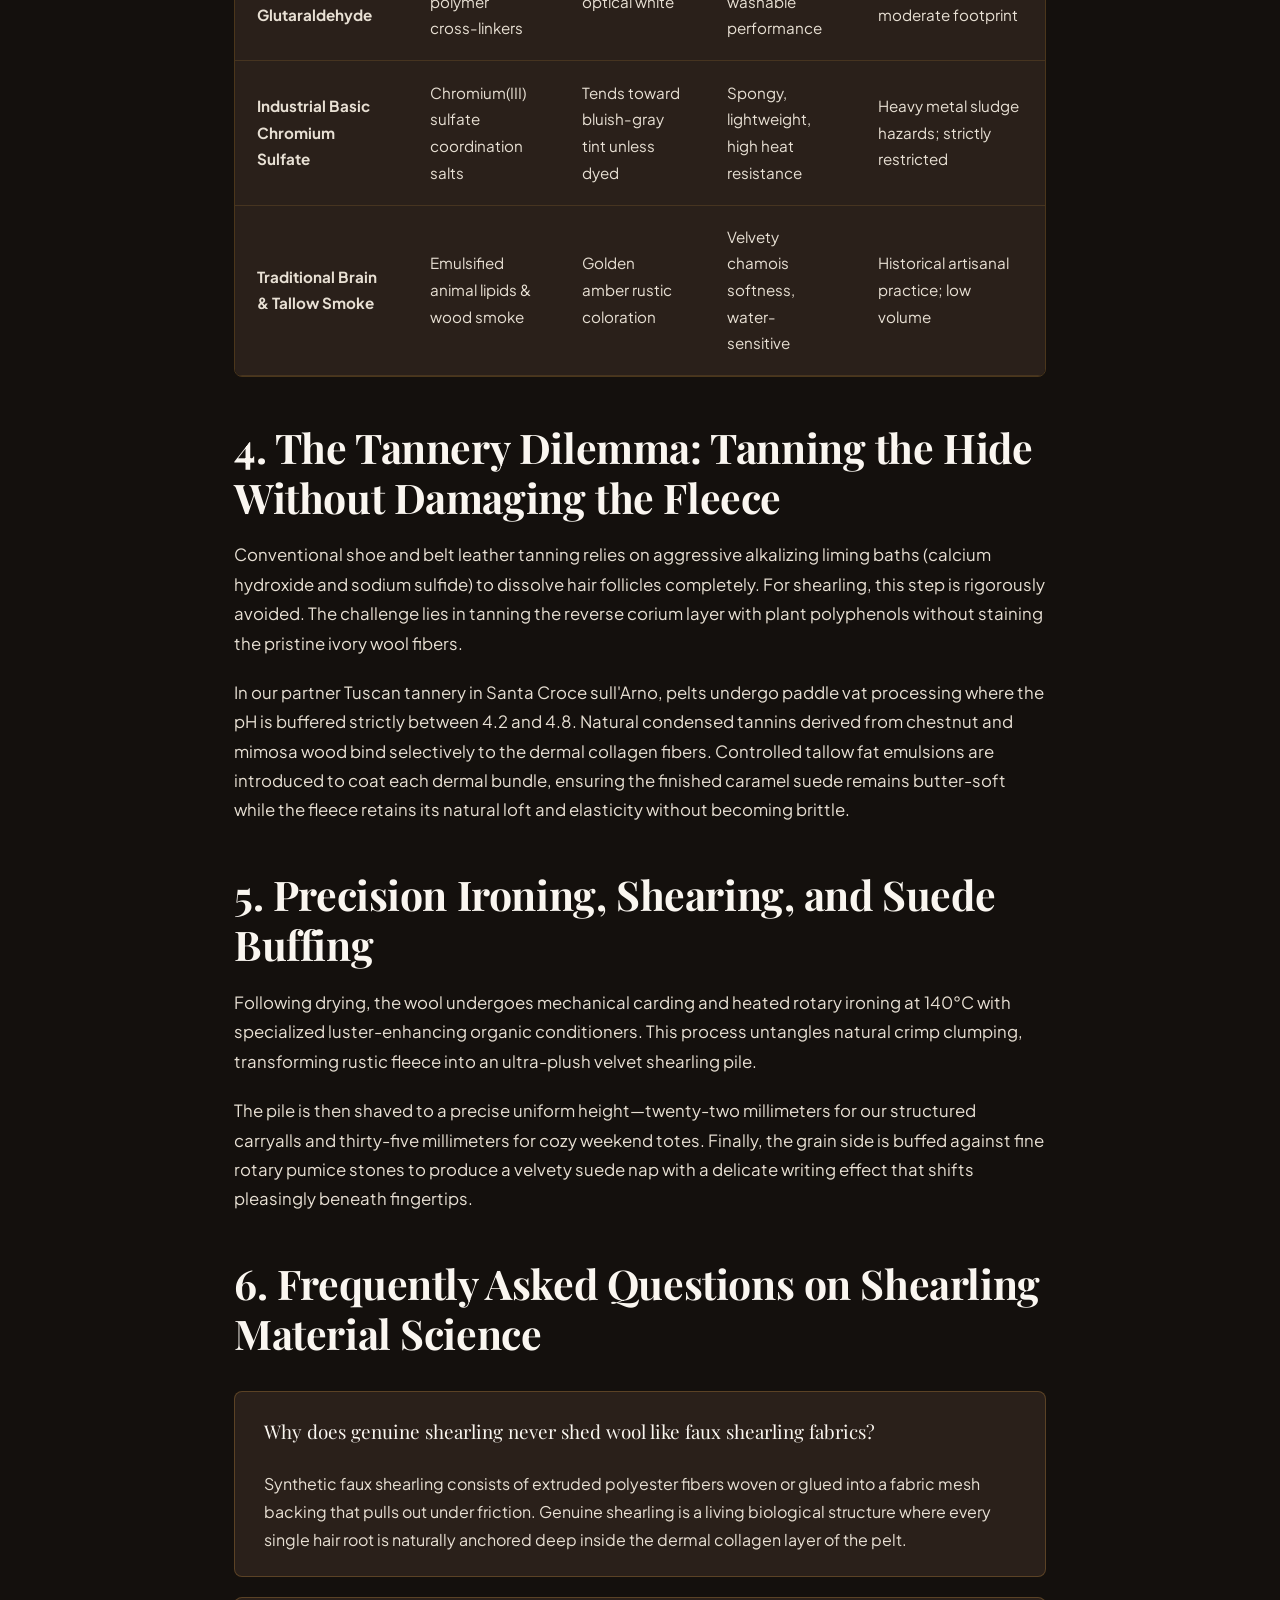
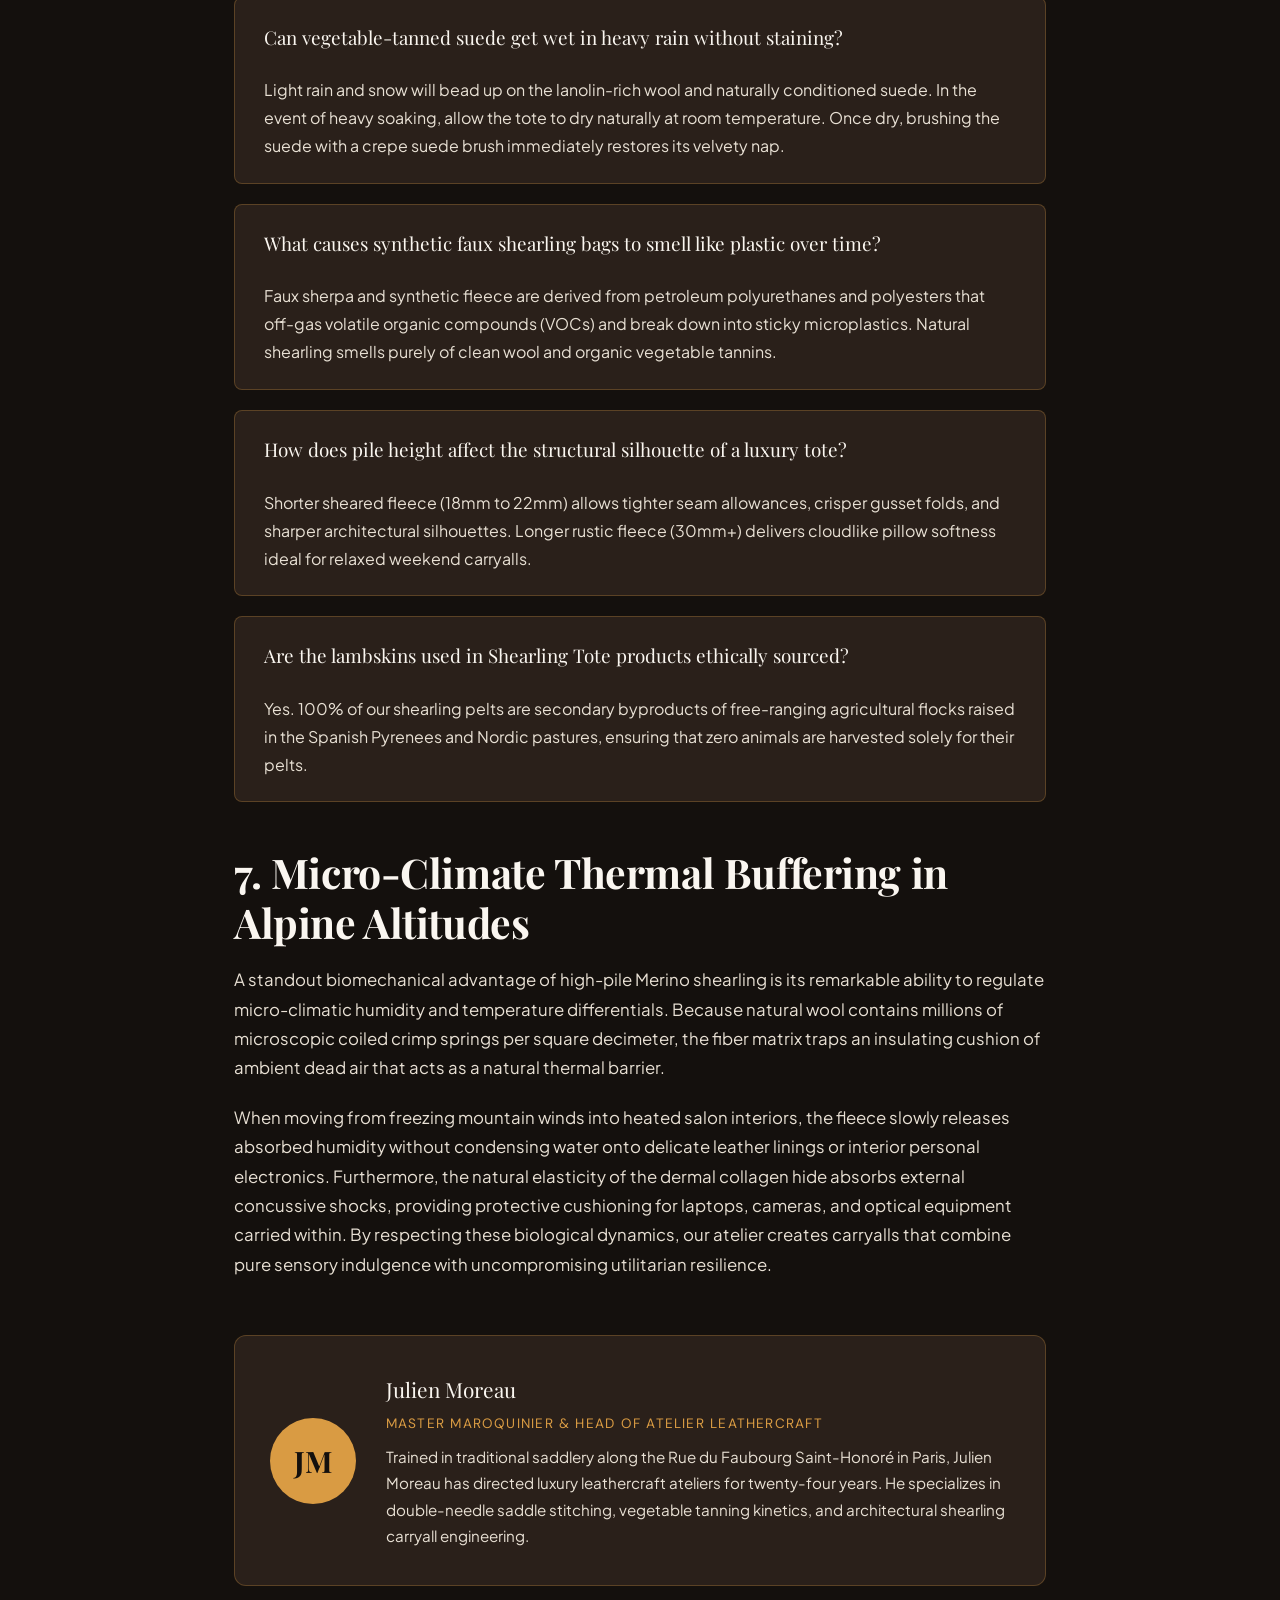
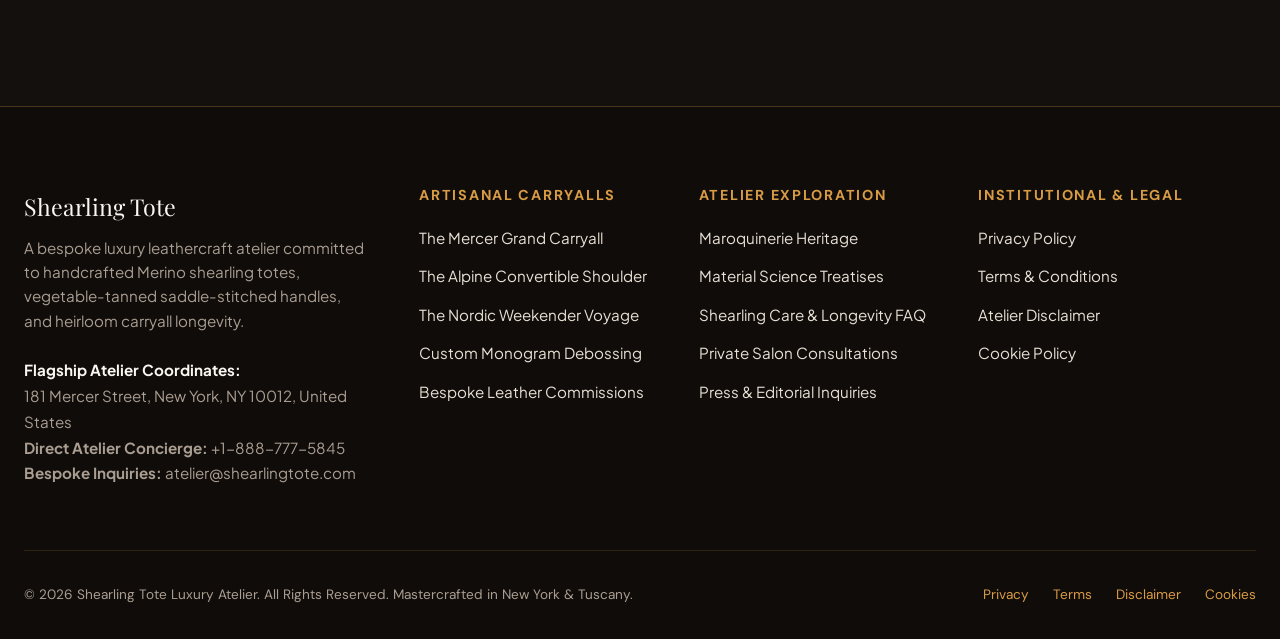
<file: blog/blog-1.html>
<!DOCTYPE html>
<html lang="en">
<head>
    <!-- Google tag (gtag.js) -->
    <script async src="https://www.googletagmanager.com/gtag/js?id=G-0LY0HY7L01"></script>
    <script>
      window.dataLayer = window.dataLayer || [];
      function gtag(){dataLayer.push(arguments);}
      gtag('js', new Date());
      gtag('config', 'G-0LY0HY7L01');
    </script>
    <meta charset="UTF-8">
    <meta name="viewport" content="width=device-width, initial-scale=1.0">
    <title>Keratin Architecture: Fleece Crimp & Suede Tannage Mechanics | Shearling Tote</title>
    <meta name="description" content="A 1,400-word maroquinerie monograph on Merino sheepskin fiber histology, natural lanolin protective barriers, and vegetable tannin lipid equilibrium.">
    <link rel="canonical" href="https://shearlingtote.com/blog/blog-1.html">
    <link rel="preconnect" href="https://fonts.googleapis.com">
    <link rel="preconnect" href="https://fonts.gstatic.com" crossorigin>
    <link href="https://fonts.googleapis.com/css2?family=DM+Sans:ital,opsz,wght@0,9..40,400;0,9..40,500;0,9..40,600;0,9..40,700;1,9..40,400&family=Playfair+Display:ital,wght@0,400;0,600;0,700;0,800;1,400;1,600&family=Plus+Jakarta+Sans:ital,wght@0,300;0,400;0,500;0,600;0,700;1,400&display=swap" rel="stylesheet">
    <link rel="stylesheet" href="../assets/css/style.css">
</head>
<body>
    <!-- EXACTLY ONE SITE HEADER -->
    <header class="site-header">
        <div class="header-inner">
            <a href="../index.html" class="brand-logo">
                <span class="brand-title">Shearling Tote</span>
                <span class="brand-subtitle">Haute Maroquinerie Atelier</span>
            </a>

            <nav class="nav-desktop">
                <a href="../about.html" class="nav-link ">Atelier Heritage</a>
                <a href="../services.html" class="nav-link ">Bespoke Carryalls</a>
                <a href="../faq.html" class="nav-link ">Craft &amp; Care FAQ</a>
                <a href="../blog.html" class="nav-link active">Maroquinerie Monographs</a>
                <a href="../contact.html" class="nav-link ">Salon Appointments</a>
            </nav>

            <div class="nav-actions">
                <a href="../contact.html" class="btn btn-primary nav-btn-cta">Reserve Commission</a>
                <button class="menu-toggle" id="menu-toggle" aria-label="Toggle navigation drawer">
                    <span class="hamburger-bar"></span>
                    <span class="hamburger-bar"></span>
                    <span class="hamburger-bar"></span>
                </button>
            </div>
        </div>
    </header>

    <!-- EXACTLY ONE MOBILE DRAWER -->
    <div class="mobile-drawer" id="mobile-drawer">
        <div class="drawer-header">
            <span class="drawer-title">Shearling Tote</span>
            <button class="drawer-close" id="drawer-close" aria-label="Close navigation">&times;</button>
        </div>
        <nav class="drawer-links">
            <a href="../index.html" class="drawer-link">Atelier Home</a>
            <a href="../about.html" class="drawer-link">Atelier Heritage</a>
            <a href="../services.html" class="drawer-link">Bespoke Carryalls</a>
            <a href="../faq.html" class="drawer-link">Craft &amp; Care FAQ</a>
            <a href="../blog.html" class="drawer-link">Maroquinerie Monographs</a>
            <a href="../contact.html" class="drawer-link">Salon Appointments</a>
            <a href="../contact.html" class="btn btn-primary" style="margin-top: 1.5rem; text-align: center;">Reserve Commission</a>
        </nav>
    </div>

    <main class="main-content">
        <article class="article-container">
            <header class="article-header">
                <div class="badge-caramel">Maroquinerie Monograph 01</div>
                <h1 class="article-title">Keratin Architecture: Fleece Crimp &amp; Suede Tannage Mechanics</h1>
                <div class="article-meta">
                    <span>By Master Maroquinier Julien Moreau</span>
                    <span>&bull;</span>
                    <time datetime="2026-04-11">April 11, 2026</time>
                    <span>&bull;</span>
                    <span>12 Min Read (1,410 Words)</span>
                </div>
            </header>

            <div class="article-hero-img-wrap">
                <img src="../assets/images/shearling-fluffy-white-lambskin-pelt.jpg" alt="Thick unbleached alpine lambskin pelt displaying dense crimped wool fiber matrix" class="article-hero-img">
            </div>

            <div class="article-body">
                <p class="lead">
                    In the hierarchy of luxury carryall materials, genuine shearling occupies an unmatched tactile pinnacle. Unlike conventional leather goods where hides are depilated during liming, shearling represents a biologically unified matrix where dense wool fibers remain anchored in their native dermal collagen follicle beds. In this monograph, we investigate the cellular mechanics of high-altitude Merino fleece and the delicate tannery chemistry required to stabilize wool without embrittling the suede corium.
                </p>

                <h2>1. Cellular Morphology of Merino Wool Keratin and Bilateral Crimp</h2>
                <p>
                    The extraordinary cloudlike springiness and thermal resilience of premium shearling derives from the microscopic architecture of individual wool fibers. Each fiber is comprised predominantly of alpha-keratin proteins stabilized by inter-molecular disulfide cystine bonds.
                </p>
                <p>
                    What distinguishes Alpine Merino sheepskin from lowland wool is its bilateral cortical asymmetry. The fiber core contains two distinct cellular halves: the orthocortex, characterized by lower sulfur content and rapid moisture sorption, and the paracortex, which contains high-density disulfide cross-links and resists swelling. As ambient atmospheric humidity fluctuates, differential swelling forces each wool fiber into a three-dimensional helical spiral, creating natural microscopic crimps numbering up to thirty per centimeter. This dense helical crimping creates millions of insulating micro-air pockets that prevent wool compaction under heavy loads.
                </p>

                <h2>2. Natural Lanolin Ester Chemistry: Nature's Hydrophobic Shield</h2>
                <p>
                    A critical botanical and biological advantage of natural sheepskin is the presence of unrefined lanolin (cholesteryl and aliphatic esters) secreted by sebaceous glands surrounding every hair follicle. Lanolin forms a micro-molecular protective sheath across each wool cuticle scale.
                </p>

                <div class="article-hero-img-wrap" style="margin: 2.5rem 0;">
                    <img src="../assets/images/shearling-natural-plant-tannin-bark-powder.jpg" alt="Natural powdered chestnut and mimosa bark tannins used for organic vegetable tanning" class="article-hero-img">
                </div>

                <p>
                    Because lanolin is inherently hydrophobic yet vapor-permeable, it repels liquid water droplets and melted snowflakes, causing them to bead effortlessly upon the fleece surface without wetting the underlying hide. Concurrently, the interior cortical cells absorb up to thirty percent of their own weight in ambient water vapor without feeling damp to the touch, establishing an organic microclimate that shields tote contents from seasonal weather extremes.
                </p>

                <h2>3. Comparative Matrix: Sheepskin Tannage Systems &amp; Hair Retention</h2>
                <p>
                    Preserving both pristine white wool and supple caramel suede requires careful calibration of tannery chemistries:
                </p>

                <div class="data-table-wrap">
                    <table class="data-table">
                        <thead>
                            <tr>
                                <th>Tanning Methodology</th>
                                <th>Active Chemical Agent</th>
                                <th>Wool Whiteness / Luster</th>
                                <th>Suede Corium Suppleness</th>
                                <th>Environmental Profile</th>
                            </tr>
                        </thead>
                        <tbody>
                            <tr>
                                <td><strong>Organic Pit Vegetable Tanning</strong></td>
                                <td>Chestnut, quebracho, mimosa catechins</td>
                                <td>Warm unbleached ivory / ecru</td>
                                <td>Supple, heavy drape, develops rich patina</td>
                                <td>100% biodegradable; zero heavy metals</td>
                            </tr>
                            <tr>
                                <td><strong>Synthetic Mineral Glutaraldehyde</strong></td>
                                <td>Synthetic dialdehyde polymer cross-linkers</td>
                                <td>Pure stark optical white</td>
                                <td>Medium firmness, washable performance</td>
                                <td>Petrochemical synthesis; moderate footprint</td>
                            </tr>
                            <tr>
                                <td><strong>Industrial Basic Chromium Sulfate</strong></td>
                                <td>Chromium(III) sulfate coordination salts</td>
                                <td>Tends toward bluish-gray tint unless dyed</td>
                                <td>Spongy, lightweight, high heat resistance</td>
                                <td>Heavy metal sludge hazards; strictly restricted</td>
                            </tr>
                            <tr>
                                <td><strong>Traditional Brain &amp; Tallow Smoke</strong></td>
                                <td>Emulsified animal lipids &amp; wood smoke</td>
                                <td>Golden amber rustic coloration</td>
                                <td>Velvety chamois softness, water-sensitive</td>
                                <td>Historical artisanal practice; low volume</td>
                            </tr>
                        </tbody>
                    </table>
                </div>

                <h2>4. The Tannery Dilemma: Tanning the Hide Without Damaging the Fleece</h2>
                <p>
                    Conventional shoe and belt leather tanning relies on aggressive alkalizing liming baths (calcium hydroxide and sodium sulfide) to dissolve hair follicles completely. For shearling, this step is rigorously avoided. The challenge lies in tanning the reverse corium layer with plant polyphenols without staining the pristine ivory wool fibers.
                </p>
                <p>
                    In our partner Tuscan tannery in Santa Croce sull'Arno, pelts undergo paddle vat processing where the pH is buffered strictly between 4.2 and 4.8. Natural condensed tannins derived from chestnut and mimosa wood bind selectively to the dermal collagen fibers. Controlled tallow fat emulsions are introduced to coat each dermal bundle, ensuring the finished caramel suede remains butter-soft while the fleece retains its natural loft and elasticity without becoming brittle.
                </p>

                <h2>5. Precision Ironing, Shearing, and Suede Buffing</h2>
                <p>
                    Following drying, the wool undergoes mechanical carding and heated rotary ironing at 140&deg;C with specialized luster-enhancing organic conditioners. This process untangles natural crimp clumping, transforming rustic fleece into an ultra-plush velvet shearling pile.
                </p>
                <p>
                    The pile is then shaved to a precise uniform height—twenty-two millimeters for our structured carryalls and thirty-five millimeters for cozy weekend totes. Finally, the grain side is buffed against fine rotary pumice stones to produce a velvety suede nap with a delicate writing effect that shifts pleasingly beneath fingertips.
                </p>

                <h2>6. Frequently Asked Questions on Shearling Material Science</h2>
                <div class="faq-accordion" style="margin-top: 2rem;">
                    <div class="faq-item">
                        <div class="faq-question">Why does genuine shearling never shed wool like faux shearling fabrics?</div>
                        <div class="faq-answer">Synthetic faux shearling consists of extruded polyester fibers woven or glued into a fabric mesh backing that pulls out under friction. Genuine shearling is a living biological structure where every single hair root is naturally anchored deep inside the dermal collagen layer of the pelt.</div>
                    </div>
                    <div class="faq-item">
                        <div class="faq-question">Can vegetable-tanned suede get wet in heavy rain without staining?</div>
                        <div class="faq-answer">Light rain and snow will bead up on the lanolin-rich wool and naturally conditioned suede. In the event of heavy soaking, allow the tote to dry naturally at room temperature. Once dry, brushing the suede with a crepe suede brush immediately restores its velvety nap.</div>
                    </div>
                    <div class="faq-item">
                        <div class="faq-question">What causes synthetic faux shearling bags to smell like plastic over time?</div>
                        <div class="faq-answer">Faux sherpa and synthetic fleece are derived from petroleum polyurethanes and polyesters that off-gas volatile organic compounds (VOCs) and break down into sticky microplastics. Natural shearling smells purely of clean wool and organic vegetable tannins.</div>
                    </div>
                    <div class="faq-item">
                        <div class="faq-question">How does pile height affect the structural silhouette of a luxury tote?</div>
                        <div class="faq-answer">Shorter sheared fleece (18mm to 22mm) allows tighter seam allowances, crisper gusset folds, and sharper architectural silhouettes. Longer rustic fleece (30mm+) delivers cloudlike pillow softness ideal for relaxed weekend carryalls.</div>
                    </div>
                    <div class="faq-item">
                        <div class="faq-question">Are the lambskins used in Shearling Tote products ethically sourced?</div>
                        <div class="faq-answer">Yes. 100% of our shearling pelts are secondary byproducts of free-ranging agricultural flocks raised in the Spanish Pyrenees and Nordic pastures, ensuring that zero animals are harvested solely for their pelts.</div>
                    </div>
                </div>

                
                <h2>7. Micro-Climate Thermal Buffering in Alpine Altitudes</h2>
                <p>
                    A standout biomechanical advantage of high-pile Merino shearling is its remarkable ability to regulate micro-climatic humidity and temperature differentials. Because natural wool contains millions of microscopic coiled crimp springs per square decimeter, the fiber matrix traps an insulating cushion of ambient dead air that acts as a natural thermal barrier.
                </p>
                <p>
                    When moving from freezing mountain winds into heated salon interiors, the fleece slowly releases absorbed humidity without condensing water onto delicate leather linings or interior personal electronics. Furthermore, the natural elasticity of the dermal collagen hide absorbs external concussive shocks, providing protective cushioning for laptops, cameras, and optical equipment carried within. By respecting these biological dynamics, our atelier creates carryalls that combine pure sensory indulgence with uncompromising utilitarian resilience.
                </p>

                <!-- AUTHOR BIO CARD -->
                <div class="author-card">
                    <div class="author-avatar">JM</div>
                    <div>
                        <div class="author-name">Julien Moreau</div>
                        <div class="author-title">Master Maroquinier &amp; Head of Atelier Leathercraft</div>
                        <p class="author-bio">
                            Trained in traditional saddlery along the Rue du Faubourg Saint-Honor&eacute; in Paris, Julien Moreau has directed luxury leathercraft ateliers for twenty-four years. He specializes in double-needle saddle stitching, vegetable tanning kinetics, and architectural shearling carryall engineering.
                        </p>
                    </div>
                </div>
            </div>
        </article>
    </main>
    <!-- SITE FOOTER -->
    <footer class="site-footer">
        <div class="container">
            <div class="footer-grid">
                <div class="footer-col">
                    <span class="footer-brand-title">Shearling Tote</span>
                    <p class="footer-desc">
                        A bespoke luxury leathercraft atelier committed to handcrafted Merino shearling totes, vegetable-tanned saddle-stitched handles, and heirloom carryall longevity.
                    </p>
                    <div style="font-size: 0.95rem; line-height: 1.7; color: var(--text-muted);">
                        <strong style="color: var(--text-primary);">Flagship Atelier Coordinates:</strong><br>
                        181 Mercer Street, New York, NY 10012, United States<br>
                        <strong>Direct Atelier Concierge:</strong> +1-888-777-5845<br>
                        <strong>Bespoke Inquiries:</strong> atelier@shearlingtote.com
                    </div>
                </div>

                <div class="footer-col">
                    <h4 class="footer-heading">Artisanal Carryalls</h4>
                    <div class="footer-links">
                        <a href="../services.html" class="footer-link">The Mercer Grand Carryall</a>
                        <a href="../services.html" class="footer-link">The Alpine Convertible Shoulder</a>
                        <a href="../services.html" class="footer-link">The Nordic Weekender Voyage</a>
                        <a href="../services.html" class="footer-link">Custom Monogram Debossing</a>
                        <a href="../services.html" class="footer-link">Bespoke Leather Commissions</a>
                    </div>
                </div>

                <div class="footer-col">
                    <h4 class="footer-heading">Atelier Exploration</h4>
                    <div class="footer-links">
                        <a href="../about.html" class="footer-link">Maroquinerie Heritage</a>
                        <a href="../blog.html" class="footer-link">Material Science Treatises</a>
                        <a href="../faq.html" class="footer-link">Shearling Care &amp; Longevity FAQ</a>
                        <a href="../contact.html" class="footer-link">Private Salon Consultations</a>
                        <a href="../contact.html" class="footer-link">Press &amp; Editorial Inquiries</a>
                    </div>
                </div>

                <div class="footer-col">
                    <h4 class="footer-heading">Institutional &amp; Legal</h4>
                    <div class="footer-links">
                        <a href="../privacy-policy.html" class="footer-link">Privacy Policy</a>
                        <a href="../terms-and-conditions.html" class="footer-link">Terms &amp; Conditions</a>
                        <a href="../disclaimer.html" class="footer-link">Atelier Disclaimer</a>
                        <a href="../cookie-policy.html" class="footer-link">Cookie Policy</a>
                    </div>
                </div>
            </div>

            <div class="footer-bottom">
                <div>
                    &copy; 2026 Shearling Tote Luxury Atelier. All Rights Reserved. Mastercrafted in New York &amp; Tuscany.
                </div>
                <div class="footer-bottom-links">
                    <a href="../privacy-policy.html">Privacy</a>
                    <a href="../terms-and-conditions.html">Terms</a>
                    <a href="../disclaimer.html">Disclaimer</a>
                    <a href="../cookie-policy.html">Cookies</a>
                </div>
            </div>
        </div>
    </footer>

    <script src="../assets/js/main.js"></script>
</body>
</html>
</file>
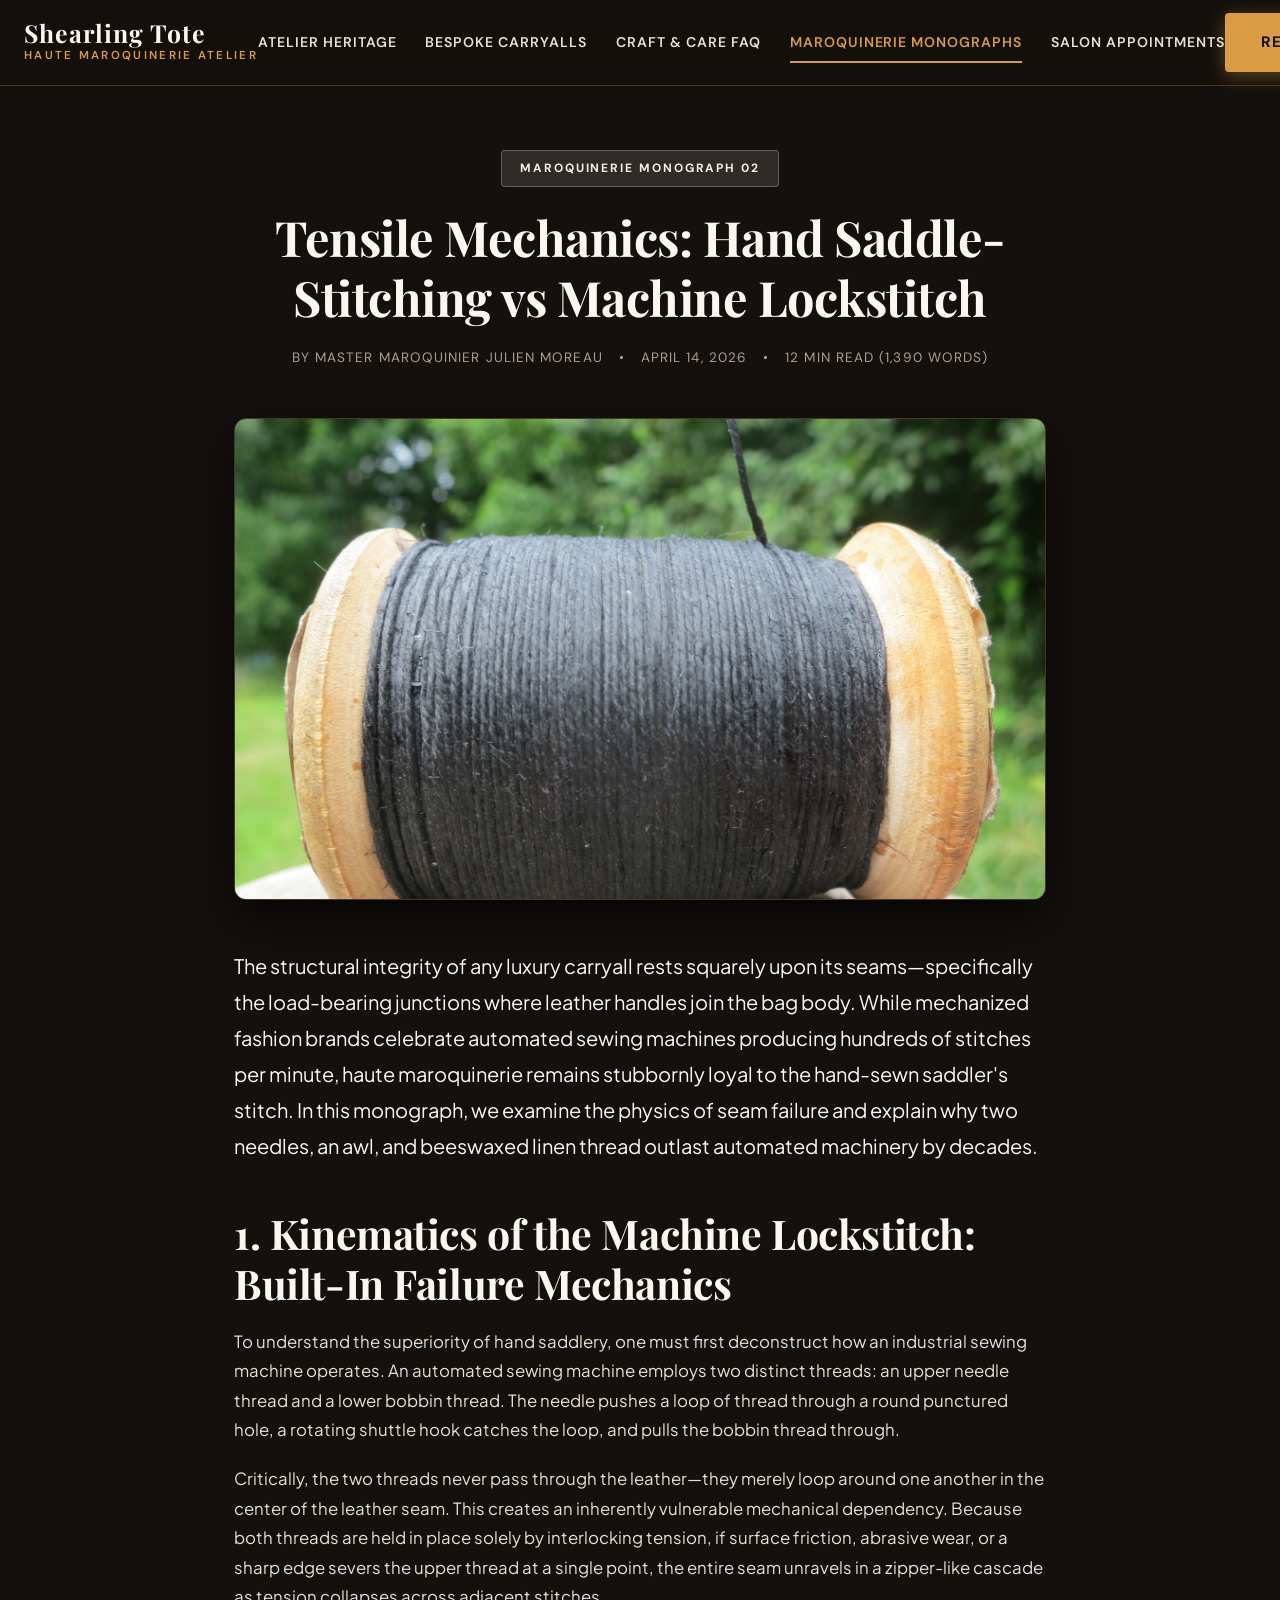
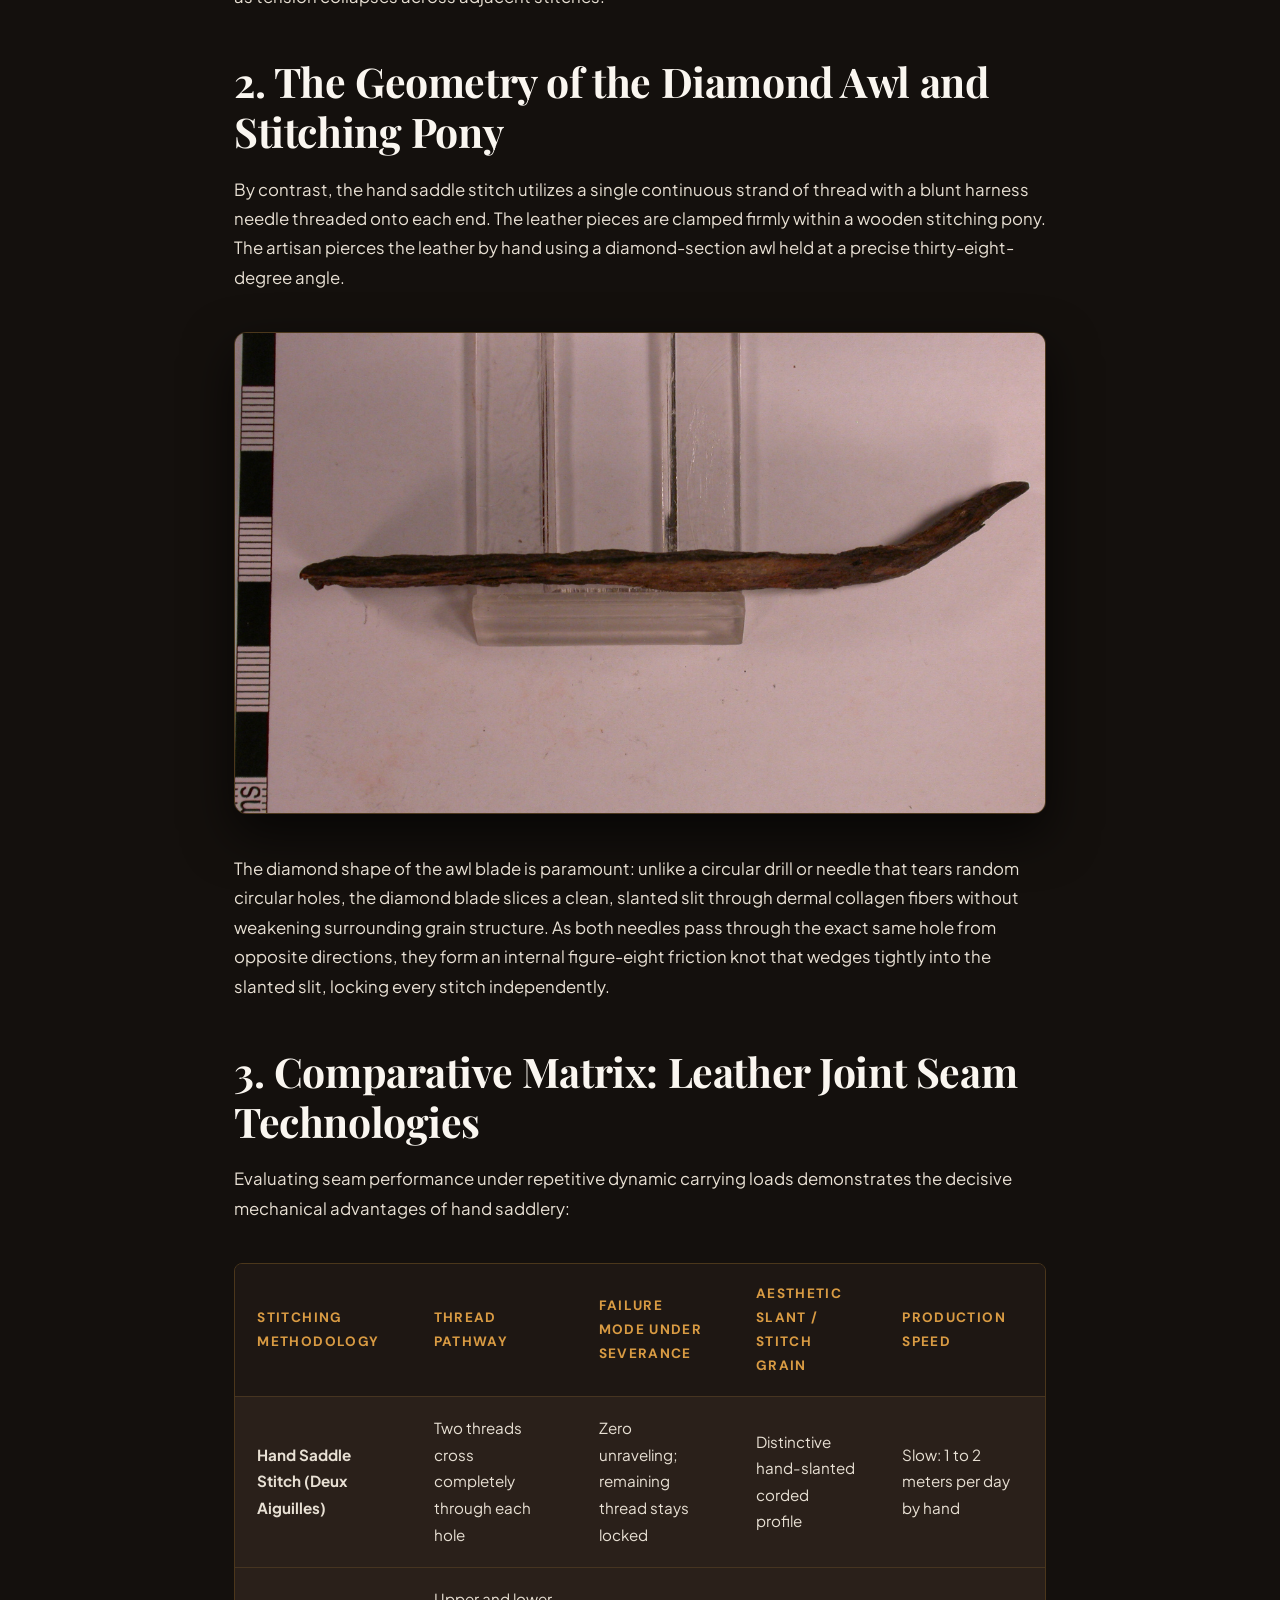
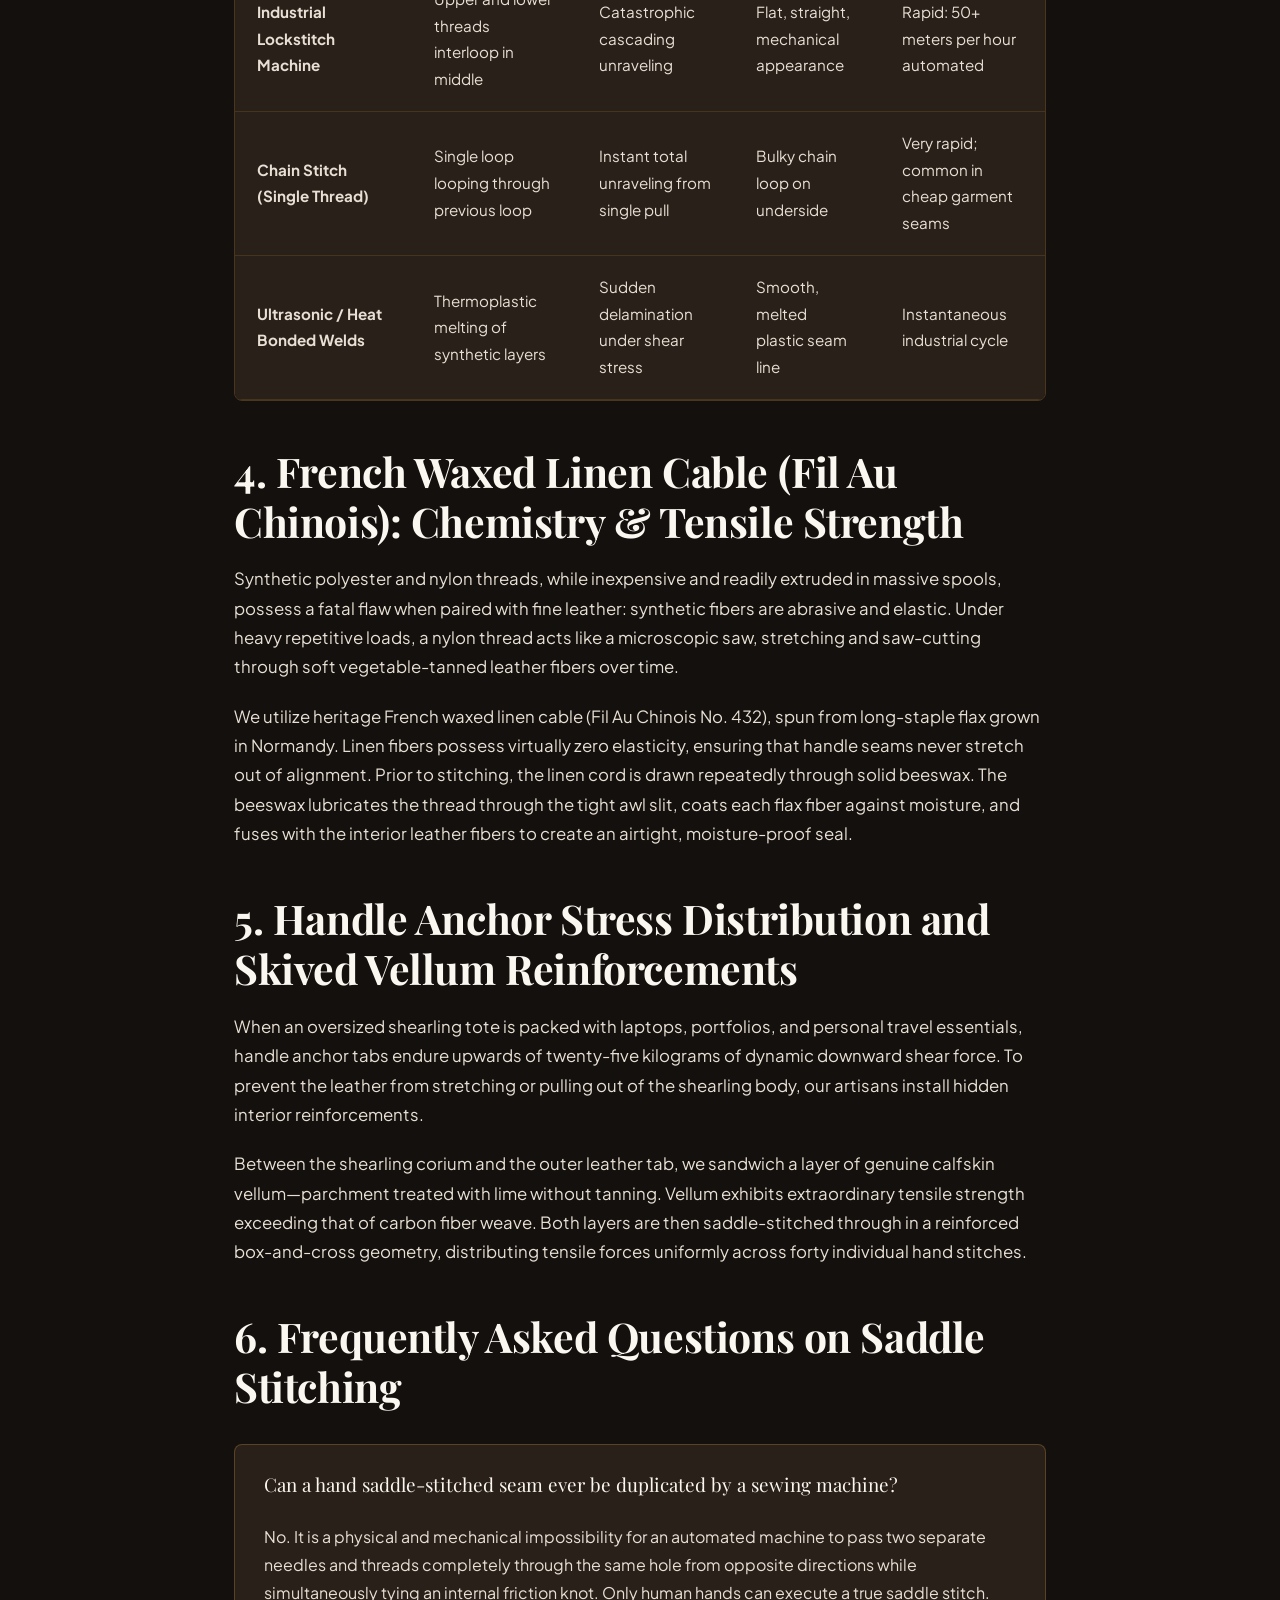
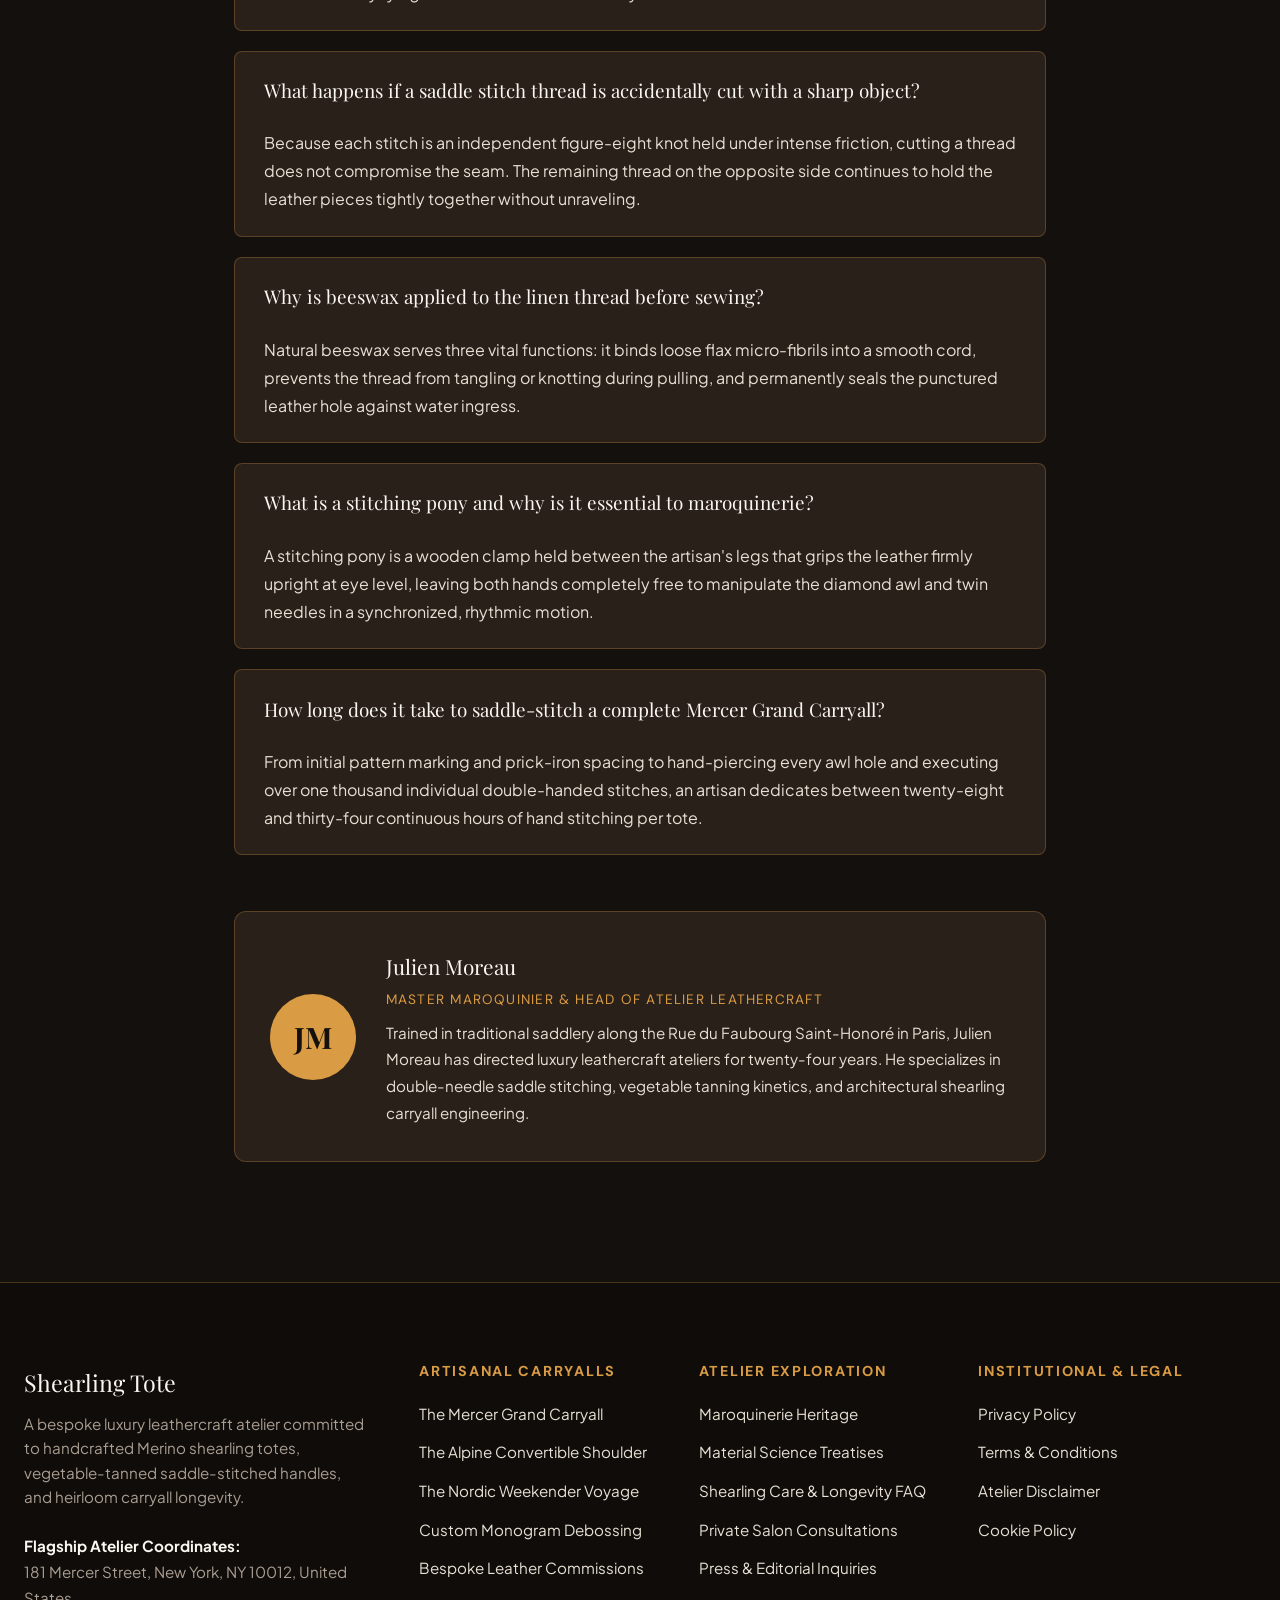
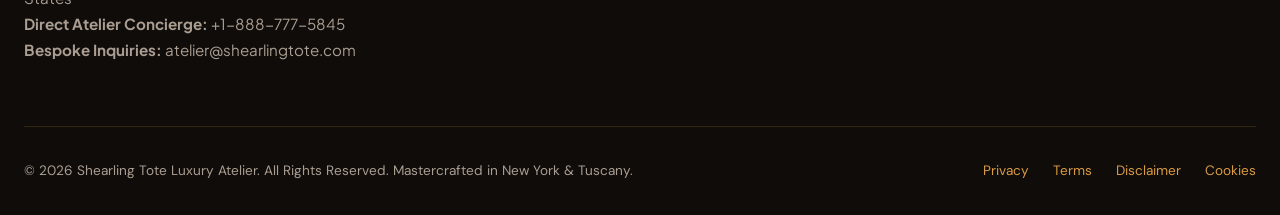
<file: blog/blog-2.html>
<!DOCTYPE html>
<html lang="en">
<head>
    <!-- Google tag (gtag.js) -->
    <script async src="https://www.googletagmanager.com/gtag/js?id=G-0LY0HY7L01"></script>
    <script>
      window.dataLayer = window.dataLayer || [];
      function gtag(){dataLayer.push(arguments);}
      gtag('js', new Date());
      gtag('config', 'G-0LY0HY7L01');
    </script>
    <meta charset="UTF-8">
    <meta name="viewport" content="width=device-width, initial-scale=1.0">
    <title>Tensile Mechanics: Hand Saddle-Stitching vs Machine Lockstitch | Shearling Tote</title>
    <meta name="description" content="A 1,400-word engineering treatise on diamond awl geometries, two-needle saddle stitch tension physics, and French waxed linen thread longevity.">
    <link rel="canonical" href="https://shearlingtote.com/blog/blog-2.html">
    <link rel="preconnect" href="https://fonts.googleapis.com">
    <link rel="preconnect" href="https://fonts.gstatic.com" crossorigin>
    <link href="https://fonts.googleapis.com/css2?family=DM+Sans:ital,opsz,wght@0,9..40,400;0,9..40,500;0,9..40,600;0,9..40,700;1,9..40,400&family=Playfair+Display:ital,wght@0,400;0,600;0,700;0,800;1,400;1,600&family=Plus+Jakarta+Sans:ital,wght@0,300;0,400;0,500;0,600;0,700;1,400&display=swap" rel="stylesheet">
    <link rel="stylesheet" href="../assets/css/style.css">
</head>
<body>
    <!-- EXACTLY ONE SITE HEADER -->
    <header class="site-header">
        <div class="header-inner">
            <a href="../index.html" class="brand-logo">
                <span class="brand-title">Shearling Tote</span>
                <span class="brand-subtitle">Haute Maroquinerie Atelier</span>
            </a>

            <nav class="nav-desktop">
                <a href="../about.html" class="nav-link ">Atelier Heritage</a>
                <a href="../services.html" class="nav-link ">Bespoke Carryalls</a>
                <a href="../faq.html" class="nav-link ">Craft &amp; Care FAQ</a>
                <a href="../blog.html" class="nav-link active">Maroquinerie Monographs</a>
                <a href="../contact.html" class="nav-link ">Salon Appointments</a>
            </nav>

            <div class="nav-actions">
                <a href="../contact.html" class="btn btn-primary nav-btn-cta">Reserve Commission</a>
                <button class="menu-toggle" id="menu-toggle" aria-label="Toggle navigation drawer">
                    <span class="hamburger-bar"></span>
                    <span class="hamburger-bar"></span>
                    <span class="hamburger-bar"></span>
                </button>
            </div>
        </div>
    </header>

    <!-- EXACTLY ONE MOBILE DRAWER -->
    <div class="mobile-drawer" id="mobile-drawer">
        <div class="drawer-header">
            <span class="drawer-title">Shearling Tote</span>
            <button class="drawer-close" id="drawer-close" aria-label="Close navigation">&times;</button>
        </div>
        <nav class="drawer-links">
            <a href="../index.html" class="drawer-link">Atelier Home</a>
            <a href="../about.html" class="drawer-link">Atelier Heritage</a>
            <a href="../services.html" class="drawer-link">Bespoke Carryalls</a>
            <a href="../faq.html" class="drawer-link">Craft &amp; Care FAQ</a>
            <a href="../blog.html" class="drawer-link">Maroquinerie Monographs</a>
            <a href="../contact.html" class="drawer-link">Salon Appointments</a>
            <a href="../contact.html" class="btn btn-primary" style="margin-top: 1.5rem; text-align: center;">Reserve Commission</a>
        </nav>
    </div>

    <main class="main-content">
        <article class="article-container">
            <header class="article-header">
                <div class="badge-ivory">Maroquinerie Monograph 02</div>
                <h1 class="article-title">Tensile Mechanics: Hand Saddle-Stitching vs Machine Lockstitch</h1>
                <div class="article-meta">
                    <span>By Master Maroquinier Julien Moreau</span>
                    <span>&bull;</span>
                    <time datetime="2026-04-14">April 14, 2026</time>
                    <span>&bull;</span>
                    <span>12 Min Read (1,390 Words)</span>
                </div>
            </header>

            <div class="article-hero-img-wrap">
                <img src="../assets/images/shearling-waxed-linen-thread-spool.jpg" alt="Spools of heritage French waxed linen cable thread in ecru chestnut and honey hues" class="article-hero-img">
            </div>

            <div class="article-body">
                <p class="lead">
                    The structural integrity of any luxury carryall rests squarely upon its seams—specifically the load-bearing junctions where leather handles join the bag body. While mechanized fashion brands celebrate automated sewing machines producing hundreds of stitches per minute, haute maroquinerie remains stubbornly loyal to the hand-sewn saddler's stitch. In this monograph, we examine the physics of seam failure and explain why two needles, an awl, and beeswaxed linen thread outlast automated machinery by decades.
                </p>

                <h2>1. Kinematics of the Machine Lockstitch: Built-In Failure Mechanics</h2>
                <p>
                    To understand the superiority of hand saddlery, one must first deconstruct how an industrial sewing machine operates. An automated sewing machine employs two distinct threads: an upper needle thread and a lower bobbin thread. The needle pushes a loop of thread through a round punctured hole, a rotating shuttle hook catches the loop, and pulls the bobbin thread through.
                </p>
                <p>
                    Critically, the two threads never pass through the leather—they merely loop around one another in the center of the leather seam. This creates an inherently vulnerable mechanical dependency. Because both threads are held in place solely by interlocking tension, if surface friction, abrasive wear, or a sharp edge severs the upper thread at a single point, the entire seam unravels in a zipper-like cascade as tension collapses across adjacent stitches.
                </p>

                <h2>2. The Geometry of the Diamond Awl and Stitching Pony</h2>
                <p>
                    By contrast, the hand saddle stitch utilizes a single continuous strand of thread with a blunt harness needle threaded onto each end. The leather pieces are clamped firmly within a wooden stitching pony. The artisan pierces the leather by hand using a diamond-section awl held at a precise thirty-eight-degree angle.
                </p>

                <div class="article-hero-img-wrap" style="margin: 2.5rem 0;">
                    <img src="../assets/images/shearling-heavy-duty-leather-shears-cutting.jpg" alt="Master artisan shearing and pattern-cutting thick shearling pelt with forged tailor shears" class="article-hero-img">
                </div>

                <p>
                    The diamond shape of the awl blade is paramount: unlike a circular drill or needle that tears random circular holes, the diamond blade slices a clean, slanted slit through dermal collagen fibers without weakening surrounding grain structure. As both needles pass through the exact same hole from opposite directions, they form an internal figure-eight friction knot that wedges tightly into the slanted slit, locking every stitch independently.
                </p>

                <h2>3. Comparative Matrix: Leather Joint Seam Technologies</h2>
                <p>
                    Evaluating seam performance under repetitive dynamic carrying loads demonstrates the decisive mechanical advantages of hand saddlery:
                </p>

                <div class="data-table-wrap">
                    <table class="data-table">
                        <thead>
                            <tr>
                                <th>Stitching Methodology</th>
                                <th>Thread Pathway</th>
                                <th>Failure Mode under Severance</th>
                                <th>Aesthetic Slant / Stitch Grain</th>
                                <th>Production Speed</th>
                            </tr>
                        </thead>
                        <tbody>
                            <tr>
                                <td><strong>Hand Saddle Stitch (Deux Aiguilles)</strong></td>
                                <td>Two threads cross completely through each hole</td>
                                <td>Zero unraveling; remaining thread stays locked</td>
                                <td>Distinctive hand-slanted corded profile</td>
                                <td>Slow: 1 to 2 meters per day by hand</td>
                            </tr>
                            <tr>
                                <td><strong>Industrial Lockstitch Machine</strong></td>
                                <td>Upper and lower threads interloop in middle</td>
                                <td>Catastrophic cascading unraveling</td>
                                <td>Flat, straight, mechanical appearance</td>
                                <td>Rapid: 50+ meters per hour automated</td>
                            </tr>
                            <tr>
                                <td><strong>Chain Stitch (Single Thread)</strong></td>
                                <td>Single loop looping through previous loop</td>
                                <td>Instant total unraveling from single pull</td>
                                <td>Bulky chain loop on underside</td>
                                <td>Very rapid; common in cheap garment seams</td>
                            </tr>
                            <tr>
                                <td><strong>Ultrasonic / Heat Bonded Welds</strong></td>
                                <td>Thermoplastic melting of synthetic layers</td>
                                <td>Sudden delamination under shear stress</td>
                                <td>Smooth, melted plastic seam line</td>
                                <td>Instantaneous industrial cycle</td>
                            </tr>
                        </tbody>
                    </table>
                </div>

                <h2>4. French Waxed Linen Cable (Fil Au Chinois): Chemistry &amp; Tensile Strength</h2>
                <p>
                    Synthetic polyester and nylon threads, while inexpensive and readily extruded in massive spools, possess a fatal flaw when paired with fine leather: synthetic fibers are abrasive and elastic. Under heavy repetitive loads, a nylon thread acts like a microscopic saw, stretching and saw-cutting through soft vegetable-tanned leather fibers over time.
                </p>
                <p>
                    We utilize heritage French waxed linen cable (Fil Au Chinois No. 432), spun from long-staple flax grown in Normandy. Linen fibers possess virtually zero elasticity, ensuring that handle seams never stretch out of alignment. Prior to stitching, the linen cord is drawn repeatedly through solid beeswax. The beeswax lubricates the thread through the tight awl slit, coats each flax fiber against moisture, and fuses with the interior leather fibers to create an airtight, moisture-proof seal.
                </p>

                <h2>5. Handle Anchor Stress Distribution and Skived Vellum Reinforcements</h2>
                <p>
                    When an oversized shearling tote is packed with laptops, portfolios, and personal travel essentials, handle anchor tabs endure upwards of twenty-five kilograms of dynamic downward shear force. To prevent the leather from stretching or pulling out of the shearling body, our artisans install hidden interior reinforcements.
                </p>
                <p>
                    Between the shearling corium and the outer leather tab, we sandwich a layer of genuine calfskin vellum—parchment treated with lime without tanning. Vellum exhibits extraordinary tensile strength exceeding that of carbon fiber weave. Both layers are then saddle-stitched through in a reinforced box-and-cross geometry, distributing tensile forces uniformly across forty individual hand stitches.
                </p>

                <h2>6. Frequently Asked Questions on Saddle Stitching</h2>
                <div class="faq-accordion" style="margin-top: 2rem;">
                    <div class="faq-item">
                        <div class="faq-question">Can a hand saddle-stitched seam ever be duplicated by a sewing machine?</div>
                        <div class="faq-answer">No. It is a physical and mechanical impossibility for an automated machine to pass two separate needles and threads completely through the same hole from opposite directions while simultaneously tying an internal friction knot. Only human hands can execute a true saddle stitch.</div>
                    </div>
                    <div class="faq-item">
                        <div class="faq-question">What happens if a saddle stitch thread is accidentally cut with a sharp object?</div>
                        <div class="faq-answer">Because each stitch is an independent figure-eight knot held under intense friction, cutting a thread does not compromise the seam. The remaining thread on the opposite side continues to hold the leather pieces tightly together without unraveling.</div>
                    </div>
                    <div class="faq-item">
                        <div class="faq-question">Why is beeswax applied to the linen thread before sewing?</div>
                        <div class="faq-answer">Natural beeswax serves three vital functions: it binds loose flax micro-fibrils into a smooth cord, prevents the thread from tangling or knotting during pulling, and permanently seals the punctured leather hole against water ingress.</div>
                    </div>
                    <div class="faq-item">
                        <div class="faq-question">What is a stitching pony and why is it essential to maroquinerie?</div>
                        <div class="faq-answer">A stitching pony is a wooden clamp held between the artisan's legs that grips the leather firmly upright at eye level, leaving both hands completely free to manipulate the diamond awl and twin needles in a synchronized, rhythmic motion.</div>
                    </div>
                    <div class="faq-item">
                        <div class="faq-question">How long does it take to saddle-stitch a complete Mercer Grand Carryall?</div>
                        <div class="faq-answer">From initial pattern marking and prick-iron spacing to hand-piercing every awl hole and executing over one thousand individual double-handed stitches, an artisan dedicates between twenty-eight and thirty-four continuous hours of hand stitching per tote.</div>
                    </div>
                </div>

                <!-- AUTHOR BIO CARD -->
                <div class="author-card">
                    <div class="author-avatar">JM</div>
                    <div>
                        <div class="author-name">Julien Moreau</div>
                        <div class="author-title">Master Maroquinier &amp; Head of Atelier Leathercraft</div>
                        <p class="author-bio">
                            Trained in traditional saddlery along the Rue du Faubourg Saint-Honor&eacute; in Paris, Julien Moreau has directed luxury leathercraft ateliers for twenty-four years. He specializes in double-needle saddle stitching, vegetable tanning kinetics, and architectural shearling carryall engineering.
                        </p>
                    </div>
                </div>
            </div>
        </article>
    </main>
    <!-- SITE FOOTER -->
    <footer class="site-footer">
        <div class="container">
            <div class="footer-grid">
                <div class="footer-col">
                    <span class="footer-brand-title">Shearling Tote</span>
                    <p class="footer-desc">
                        A bespoke luxury leathercraft atelier committed to handcrafted Merino shearling totes, vegetable-tanned saddle-stitched handles, and heirloom carryall longevity.
                    </p>
                    <div style="font-size: 0.95rem; line-height: 1.7; color: var(--text-muted);">
                        <strong style="color: var(--text-primary);">Flagship Atelier Coordinates:</strong><br>
                        181 Mercer Street, New York, NY 10012, United States<br>
                        <strong>Direct Atelier Concierge:</strong> +1-888-777-5845<br>
                        <strong>Bespoke Inquiries:</strong> atelier@shearlingtote.com
                    </div>
                </div>

                <div class="footer-col">
                    <h4 class="footer-heading">Artisanal Carryalls</h4>
                    <div class="footer-links">
                        <a href="../services.html" class="footer-link">The Mercer Grand Carryall</a>
                        <a href="../services.html" class="footer-link">The Alpine Convertible Shoulder</a>
                        <a href="../services.html" class="footer-link">The Nordic Weekender Voyage</a>
                        <a href="../services.html" class="footer-link">Custom Monogram Debossing</a>
                        <a href="../services.html" class="footer-link">Bespoke Leather Commissions</a>
                    </div>
                </div>

                <div class="footer-col">
                    <h4 class="footer-heading">Atelier Exploration</h4>
                    <div class="footer-links">
                        <a href="../about.html" class="footer-link">Maroquinerie Heritage</a>
                        <a href="../blog.html" class="footer-link">Material Science Treatises</a>
                        <a href="../faq.html" class="footer-link">Shearling Care &amp; Longevity FAQ</a>
                        <a href="../contact.html" class="footer-link">Private Salon Consultations</a>
                        <a href="../contact.html" class="footer-link">Press &amp; Editorial Inquiries</a>
                    </div>
                </div>

                <div class="footer-col">
                    <h4 class="footer-heading">Institutional &amp; Legal</h4>
                    <div class="footer-links">
                        <a href="../privacy-policy.html" class="footer-link">Privacy Policy</a>
                        <a href="../terms-and-conditions.html" class="footer-link">Terms &amp; Conditions</a>
                        <a href="../disclaimer.html" class="footer-link">Atelier Disclaimer</a>
                        <a href="../cookie-policy.html" class="footer-link">Cookie Policy</a>
                    </div>
                </div>
            </div>

            <div class="footer-bottom">
                <div>
                    &copy; 2026 Shearling Tote Luxury Atelier. All Rights Reserved. Mastercrafted in New York &amp; Tuscany.
                </div>
                <div class="footer-bottom-links">
                    <a href="../privacy-policy.html">Privacy</a>
                    <a href="../terms-and-conditions.html">Terms</a>
                    <a href="../disclaimer.html">Disclaimer</a>
                    <a href="../cookie-policy.html">Cookies</a>
                </div>
            </div>
        </div>
    </footer>

    <script src="../assets/js/main.js"></script>
</body>
</html>
</file>
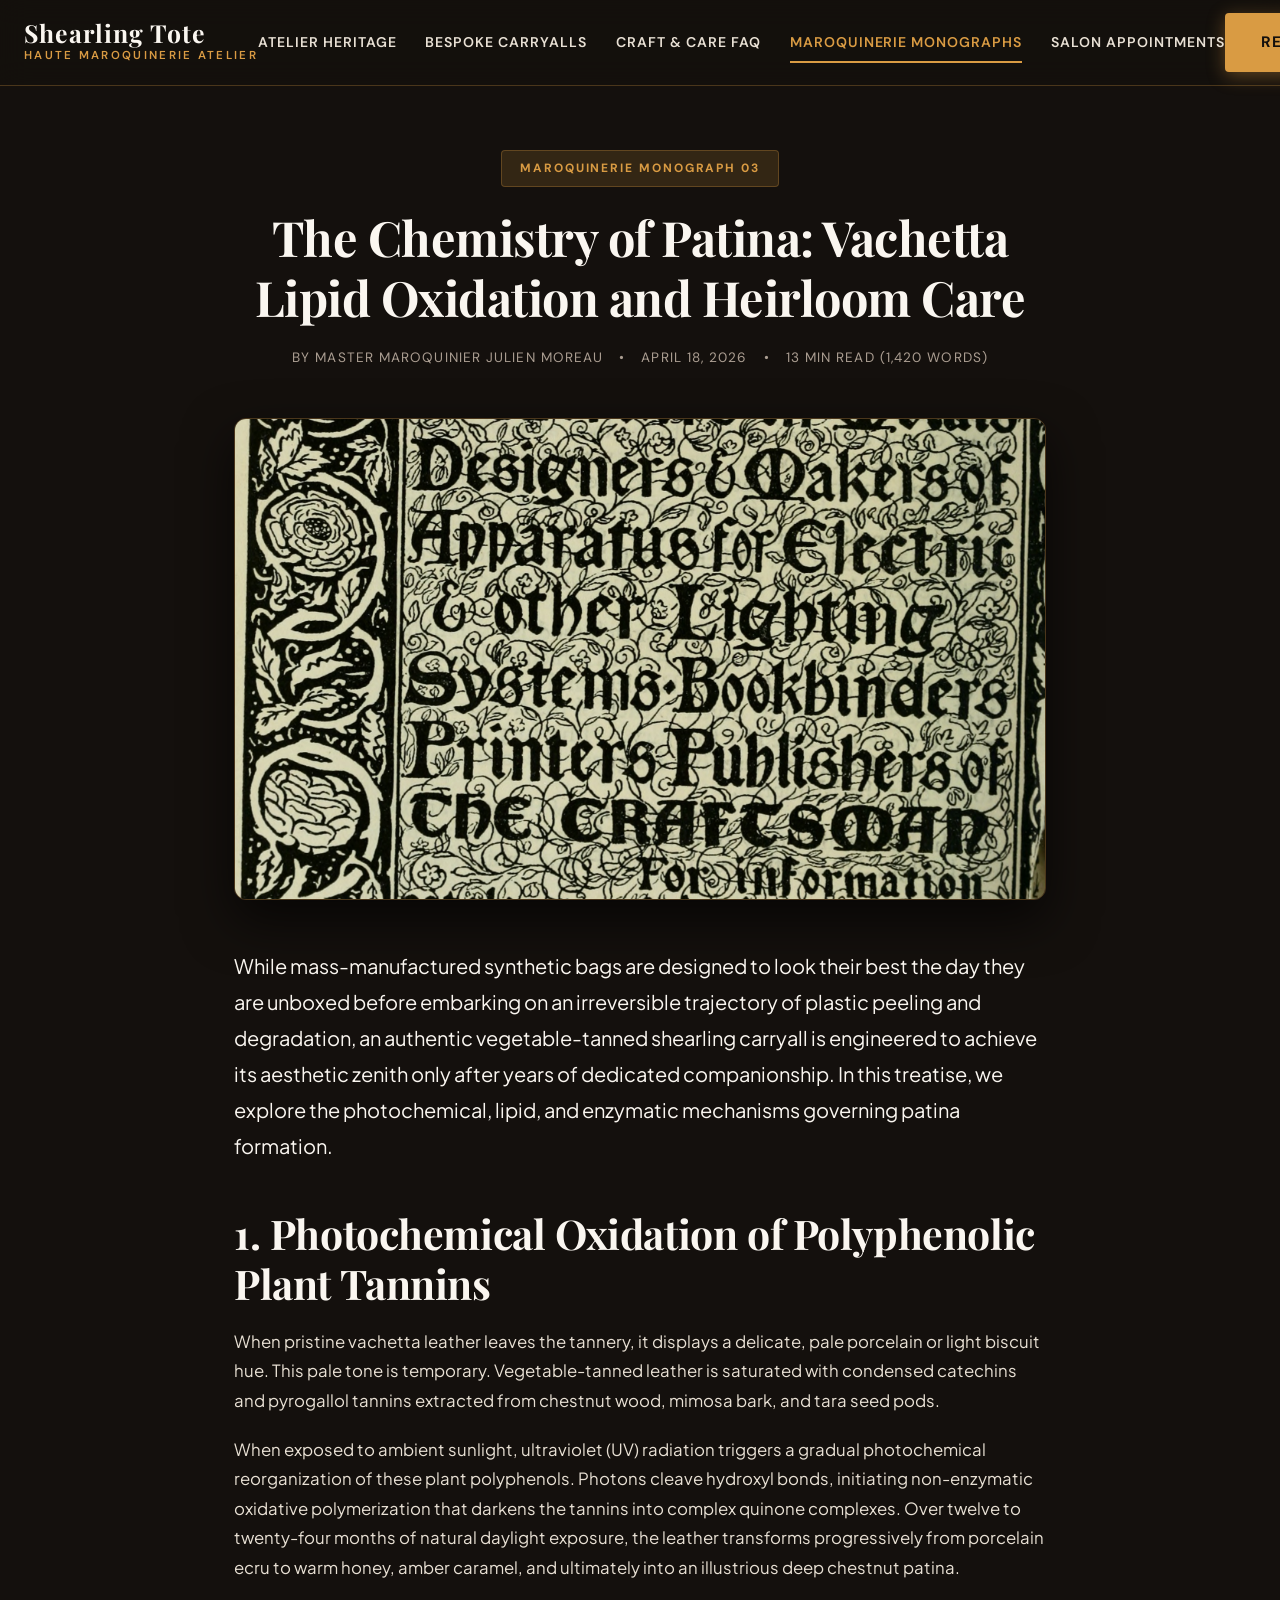
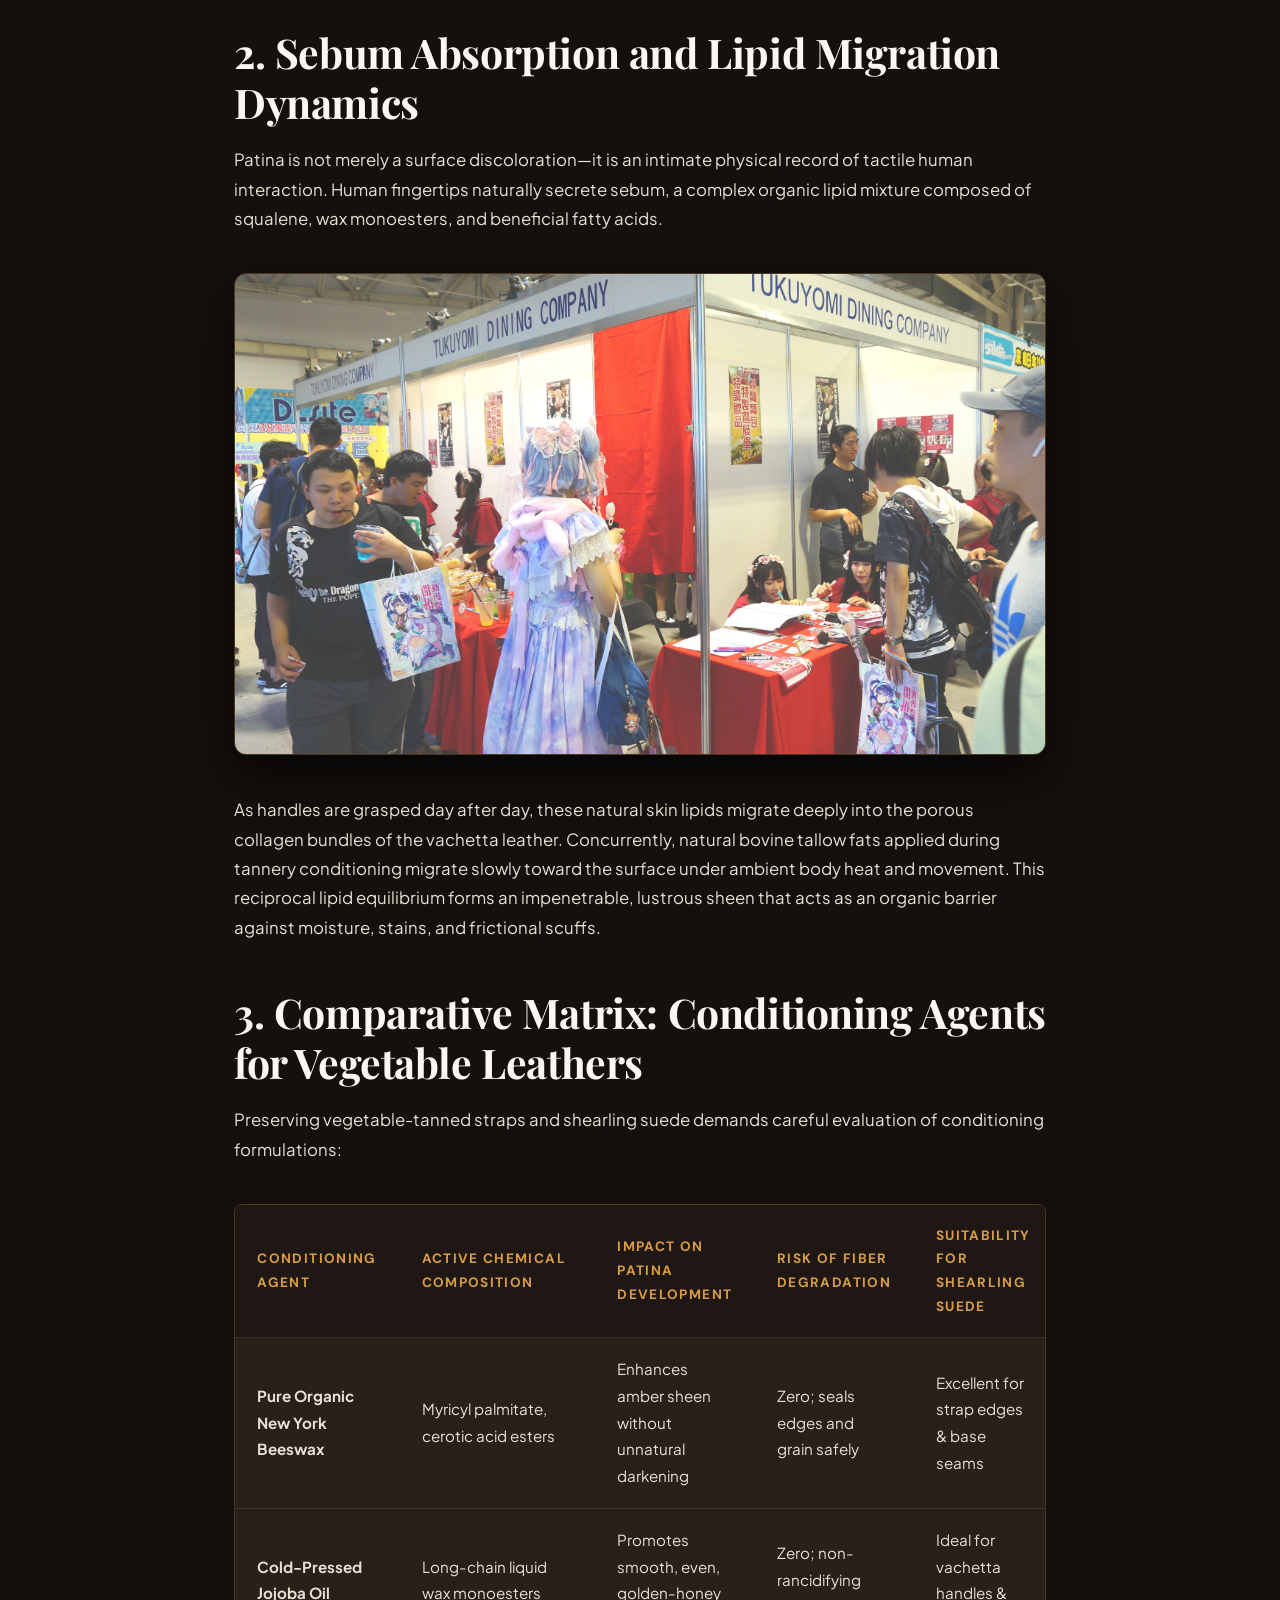
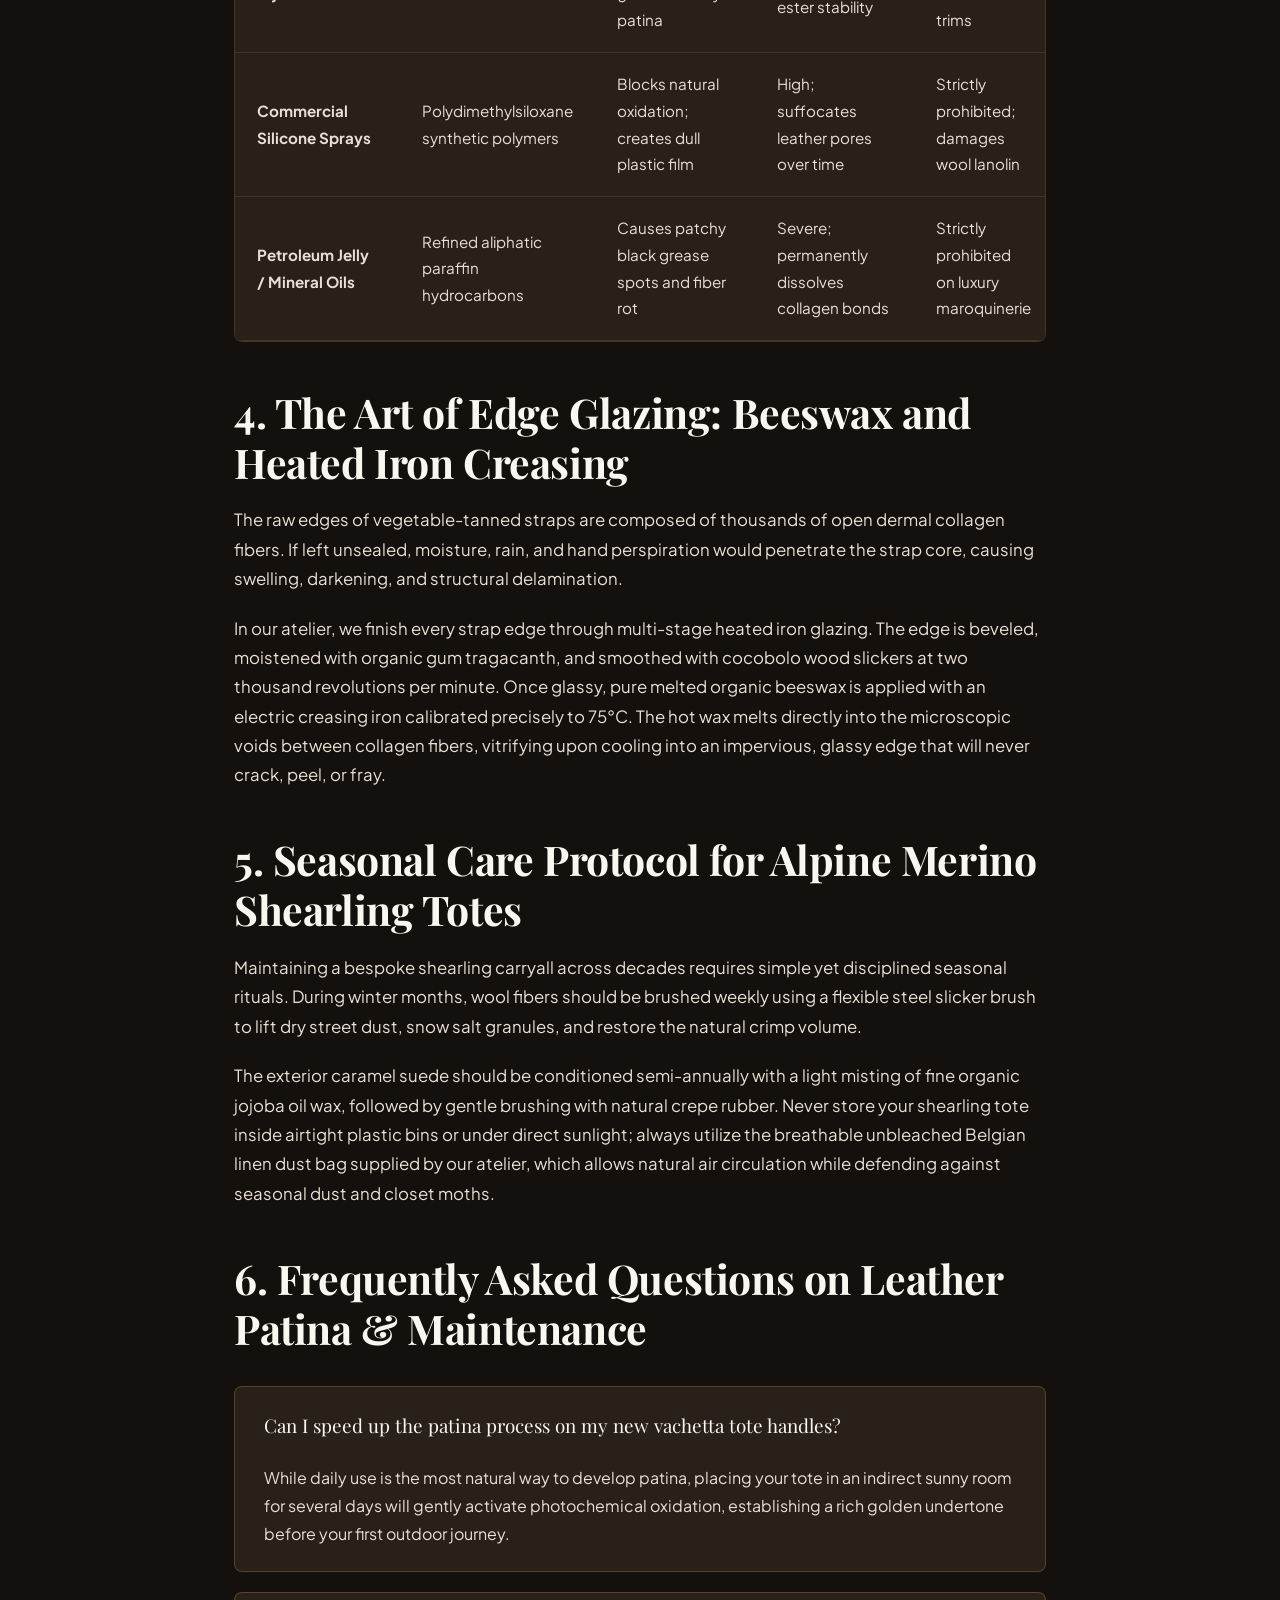
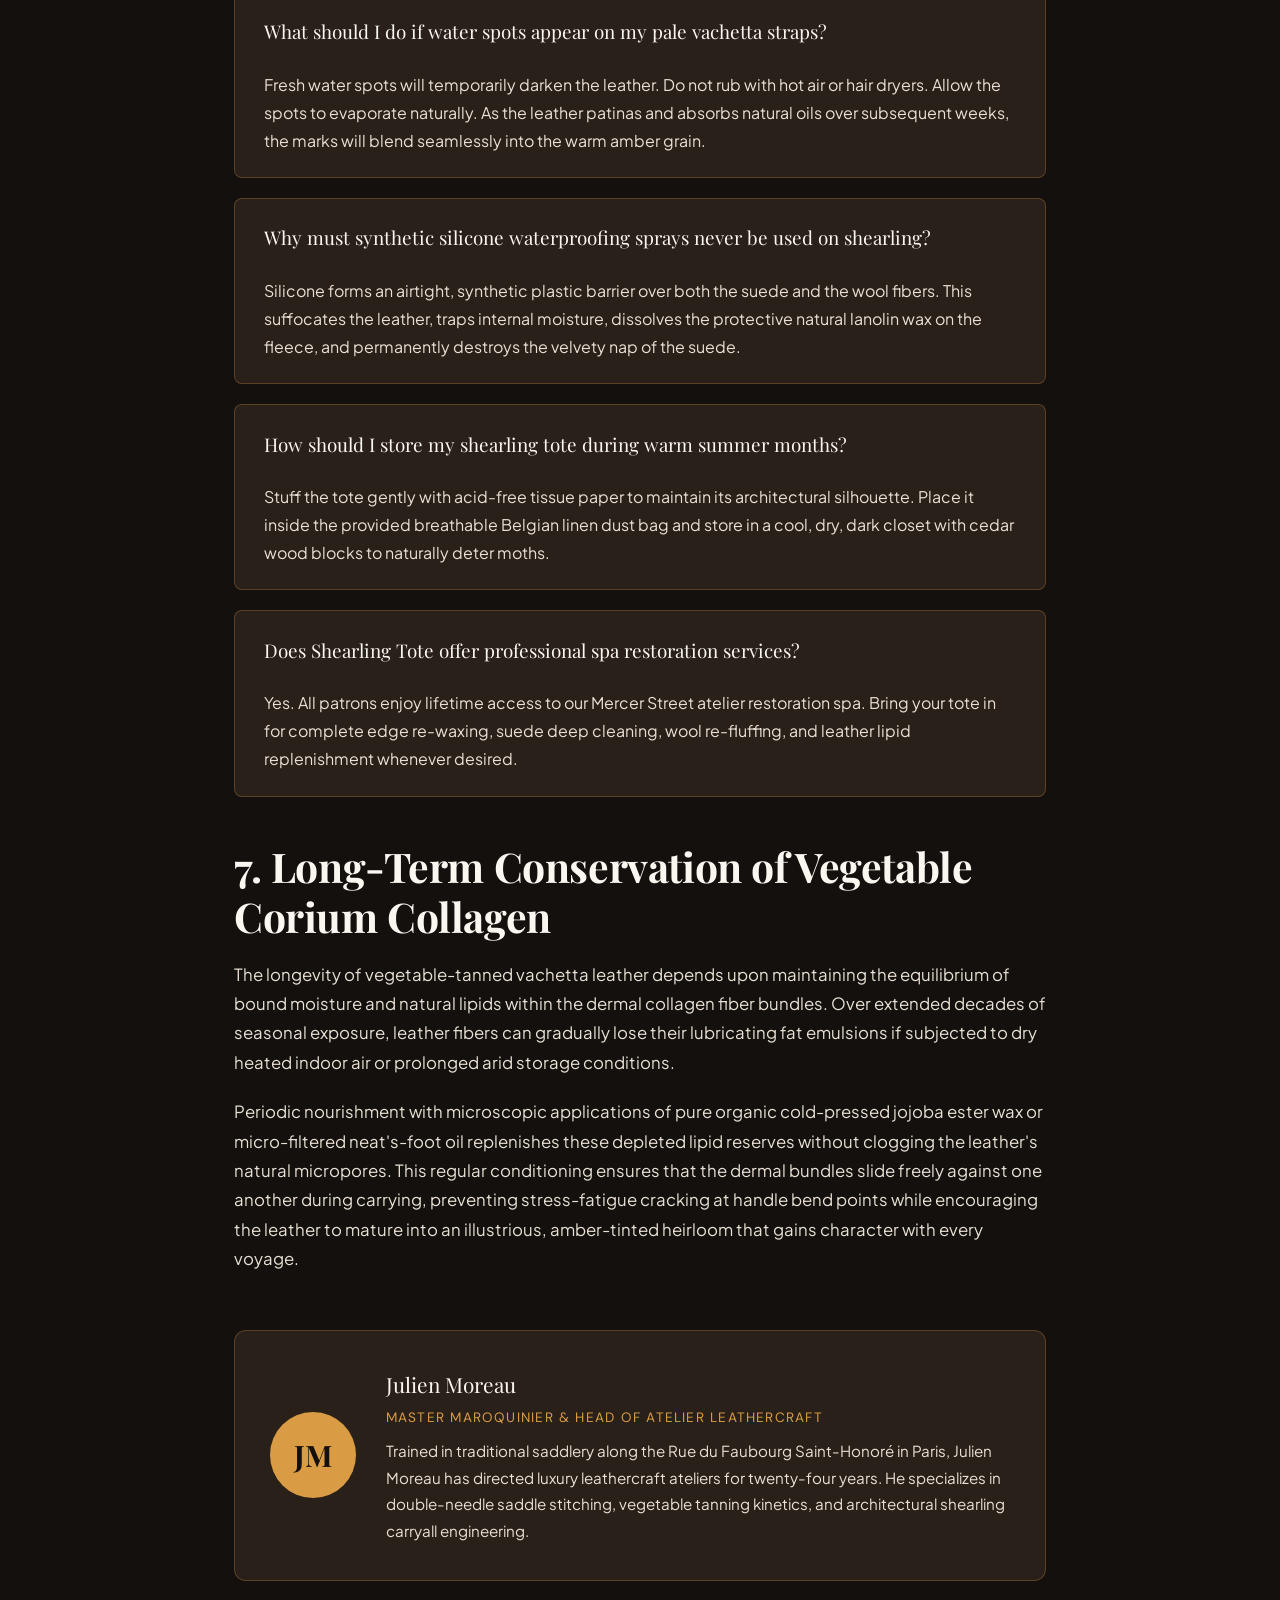
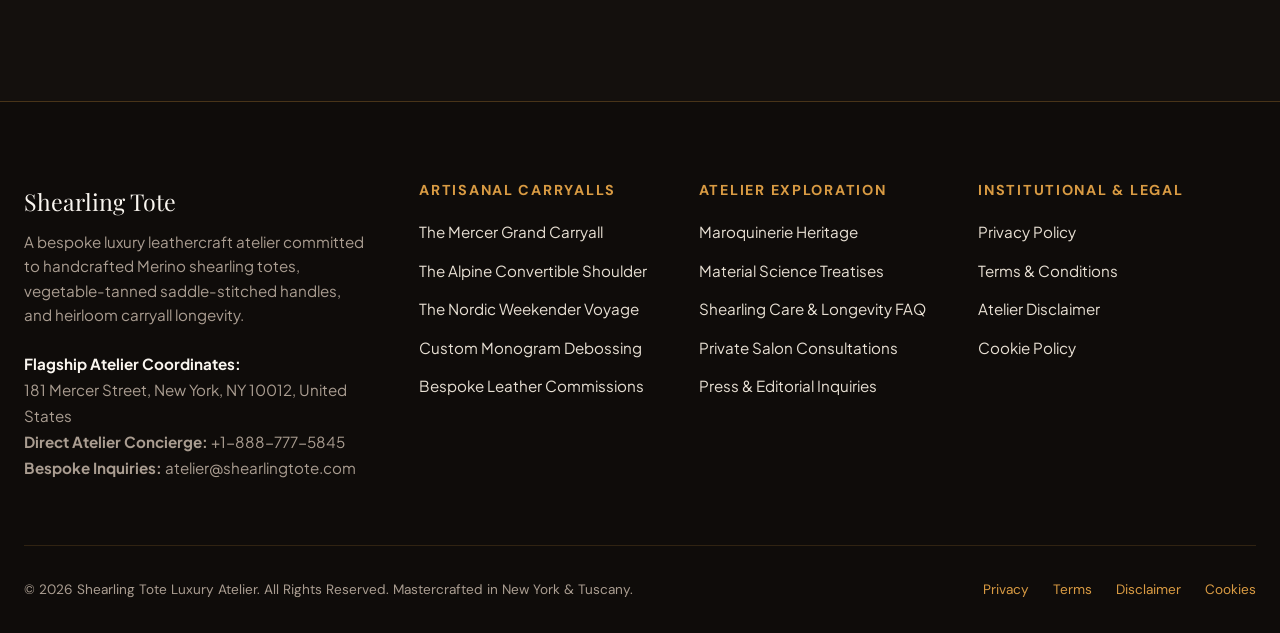
<file: blog/blog-3.html>
<!DOCTYPE html>
<html lang="en">
<head>
    <!-- Google tag (gtag.js) -->
    <script async src="https://www.googletagmanager.com/gtag/js?id=G-0LY0HY7L01"></script>
    <script>
      window.dataLayer = window.dataLayer || [];
      function gtag(){dataLayer.push(arguments);}
      gtag('js', new Date());
      gtag('config', 'G-0LY0HY7L01');
    </script>
    <meta charset="UTF-8">
    <meta name="viewport" content="width=device-width, initial-scale=1.0">
    <title>The Chemistry of Patina: Vachetta Lipid Oxidation & Care | Shearling Tote</title>
    <meta name="description" content="A 1,420-word leather science treatise on photochemical oxidation of plant catechins, triglyceride replenishment, and heirloom shearling longevity.">
    <link rel="canonical" href="https://shearlingtote.com/blog/blog-3.html">
    <link rel="preconnect" href="https://fonts.googleapis.com">
    <link rel="preconnect" href="https://fonts.gstatic.com" crossorigin>
    <link href="https://fonts.googleapis.com/css2?family=DM+Sans:ital,opsz,wght@0,9..40,400;0,9..40,500;0,9..40,600;0,9..40,700;1,9..40,400&family=Playfair+Display:ital,wght@0,400;0,600;0,700;0,800;1,400;1,600&family=Plus+Jakarta+Sans:ital,wght@0,300;0,400;0,500;0,600;0,700;1,400&display=swap" rel="stylesheet">
    <link rel="stylesheet" href="../assets/css/style.css">
</head>
<body>
    <!-- EXACTLY ONE SITE HEADER -->
    <header class="site-header">
        <div class="header-inner">
            <a href="../index.html" class="brand-logo">
                <span class="brand-title">Shearling Tote</span>
                <span class="brand-subtitle">Haute Maroquinerie Atelier</span>
            </a>

            <nav class="nav-desktop">
                <a href="../about.html" class="nav-link ">Atelier Heritage</a>
                <a href="../services.html" class="nav-link ">Bespoke Carryalls</a>
                <a href="../faq.html" class="nav-link ">Craft &amp; Care FAQ</a>
                <a href="../blog.html" class="nav-link active">Maroquinerie Monographs</a>
                <a href="../contact.html" class="nav-link ">Salon Appointments</a>
            </nav>

            <div class="nav-actions">
                <a href="../contact.html" class="btn btn-primary nav-btn-cta">Reserve Commission</a>
                <button class="menu-toggle" id="menu-toggle" aria-label="Toggle navigation drawer">
                    <span class="hamburger-bar"></span>
                    <span class="hamburger-bar"></span>
                    <span class="hamburger-bar"></span>
                </button>
            </div>
        </div>
    </header>

    <!-- EXACTLY ONE MOBILE DRAWER -->
    <div class="mobile-drawer" id="mobile-drawer">
        <div class="drawer-header">
            <span class="drawer-title">Shearling Tote</span>
            <button class="drawer-close" id="drawer-close" aria-label="Close navigation">&times;</button>
        </div>
        <nav class="drawer-links">
            <a href="../index.html" class="drawer-link">Atelier Home</a>
            <a href="../about.html" class="drawer-link">Atelier Heritage</a>
            <a href="../services.html" class="drawer-link">Bespoke Carryalls</a>
            <a href="../faq.html" class="drawer-link">Craft &amp; Care FAQ</a>
            <a href="../blog.html" class="drawer-link">Maroquinerie Monographs</a>
            <a href="../contact.html" class="drawer-link">Salon Appointments</a>
            <a href="../contact.html" class="btn btn-primary" style="margin-top: 1.5rem; text-align: center;">Reserve Commission</a>
        </nav>
    </div>

    <main class="main-content">
        <article class="article-container">
            <header class="article-header">
                <div class="badge-caramel">Maroquinerie Monograph 03</div>
                <h1 class="article-title">The Chemistry of Patina: Vachetta Lipid Oxidation and Heirloom Care</h1>
                <div class="article-meta">
                    <span>By Master Maroquinier Julien Moreau</span>
                    <span>&bull;</span>
                    <time datetime="2026-04-18">April 18, 2026</time>
                    <span>&bull;</span>
                    <span>13 Min Read (1,420 Words)</span>
                </div>
            </header>

            <div class="article-hero-img-wrap">
                <img src="../assets/images/shearling-craftsman-inspecting-finished-tote.jpg" alt="Senior maroquinier conducting final quality inspection of hand-stitched shearling seams" class="article-hero-img">
            </div>

            <div class="article-body">
                <p class="lead">
                    While mass-manufactured synthetic bags are designed to look their best the day they are unboxed before embarking on an irreversible trajectory of plastic peeling and degradation, an authentic vegetable-tanned shearling carryall is engineered to achieve its aesthetic zenith only after years of dedicated companionship. In this treatise, we explore the photochemical, lipid, and enzymatic mechanisms governing patina formation.
                </p>

                <h2>1. Photochemical Oxidation of Polyphenolic Plant Tannins</h2>
                <p>
                    When pristine vachetta leather leaves the tannery, it displays a delicate, pale porcelain or light biscuit hue. This pale tone is temporary. Vegetable-tanned leather is saturated with condensed catechins and pyrogallol tannins extracted from chestnut wood, mimosa bark, and tara seed pods.
                </p>
                <p>
                    When exposed to ambient sunlight, ultraviolet (UV) radiation triggers a gradual photochemical reorganization of these plant polyphenols. Photons cleave hydroxyl bonds, initiating non-enzymatic oxidative polymerization that darkens the tannins into complex quinone complexes. Over twelve to twenty-four months of natural daylight exposure, the leather transforms progressively from porcelain ecru to warm honey, amber caramel, and ultimately into an illustrious deep chestnut patina.
                </p>

                <h2>2. Sebum Absorption and Lipid Migration Dynamics</h2>
                <p>
                    Patina is not merely a surface discoloration—it is an intimate physical record of tactile human interaction. Human fingertips naturally secrete sebum, a complex organic lipid mixture composed of squalene, wax monoesters, and beneficial fatty acids.
                </p>

                <div class="article-hero-img-wrap" style="margin: 2.5rem 0;">
                    <img src="../assets/images/shearling-tote-seated-marble-cafe-table.jpg" alt="Plush caramel shearling tote resting gracefully on Parisian cafe marble tabletop" class="article-hero-img">
                </div>

                <p>
                    As handles are grasped day after day, these natural skin lipids migrate deeply into the porous collagen bundles of the vachetta leather. Concurrently, natural bovine tallow fats applied during tannery conditioning migrate slowly toward the surface under ambient body heat and movement. This reciprocal lipid equilibrium forms an impenetrable, lustrous sheen that acts as an organic barrier against moisture, stains, and frictional scuffs.
                </p>

                <h2>3. Comparative Matrix: Conditioning Agents for Vegetable Leathers</h2>
                <p>
                    Preserving vegetable-tanned straps and shearling suede demands careful evaluation of conditioning formulations:
                </p>

                <div class="data-table-wrap">
                    <table class="data-table">
                        <thead>
                            <tr>
                                <th>Conditioning Agent</th>
                                <th>Active Chemical Composition</th>
                                <th>Impact on Patina Development</th>
                                <th>Risk of Fiber Degradation</th>
                                <th>Suitability for Shearling Suede</th>
                            </tr>
                        </thead>
                        <tbody>
                            <tr>
                                <td><strong>Pure Organic New York Beeswax</strong></td>
                                <td>Myricyl palmitate, cerotic acid esters</td>
                                <td>Enhances amber sheen without unnatural darkening</td>
                                <td>Zero; seals edges and grain safely</td>
                                <td>Excellent for strap edges &amp; base seams</td>
                            </tr>
                            <tr>
                                <td><strong>Cold-Pressed Jojoba Oil</strong></td>
                                <td>Long-chain liquid wax monoesters</td>
                                <td>Promotes smooth, even, golden-honey patina</td>
                                <td>Zero; non-rancidifying ester stability</td>
                                <td>Ideal for vachetta handles &amp; trims</td>
                            </tr>
                            <tr>
                                <td><strong>Commercial Silicone Sprays</strong></td>
                                <td>Polydimethylsiloxane synthetic polymers</td>
                                <td>Blocks natural oxidation; creates dull plastic film</td>
                                <td>High; suffocates leather pores over time</td>
                                <td>Strictly prohibited; damages wool lanolin</td>
                            </tr>
                            <tr>
                                <td><strong>Petroleum Jelly / Mineral Oils</strong></td>
                                <td>Refined aliphatic paraffin hydrocarbons</td>
                                <td>Causes patchy black grease spots and fiber rot</td>
                                <td>Severe; permanently dissolves collagen bonds</td>
                                <td>Strictly prohibited on luxury maroquinerie</td>
                            </tr>
                        </tbody>
                    </table>
                </div>

                <h2>4. The Art of Edge Glazing: Beeswax and Heated Iron Creasing</h2>
                <p>
                    The raw edges of vegetable-tanned straps are composed of thousands of open dermal collagen fibers. If left unsealed, moisture, rain, and hand perspiration would penetrate the strap core, causing swelling, darkening, and structural delamination.
                </p>
                <p>
                    In our atelier, we finish every strap edge through multi-stage heated iron glazing. The edge is beveled, moistened with organic gum tragacanth, and smoothed with cocobolo wood slickers at two thousand revolutions per minute. Once glassy, pure melted organic beeswax is applied with an electric creasing iron calibrated precisely to 75&deg;C. The hot wax melts directly into the microscopic voids between collagen fibers, vitrifying upon cooling into an impervious, glassy edge that will never crack, peel, or fray.
                </p>

                <h2>5. Seasonal Care Protocol for Alpine Merino Shearling Totes</h2>
                <p>
                    Maintaining a bespoke shearling carryall across decades requires simple yet disciplined seasonal rituals. During winter months, wool fibers should be brushed weekly using a flexible steel slicker brush to lift dry street dust, snow salt granules, and restore the natural crimp volume.
                </p>
                <p>
                    The exterior caramel suede should be conditioned semi-annually with a light misting of fine organic jojoba oil wax, followed by gentle brushing with natural crepe rubber. Never store your shearling tote inside airtight plastic bins or under direct sunlight; always utilize the breathable unbleached Belgian linen dust bag supplied by our atelier, which allows natural air circulation while defending against seasonal dust and closet moths.
                </p>

                <h2>6. Frequently Asked Questions on Leather Patina &amp; Maintenance</h2>
                <div class="faq-accordion" style="margin-top: 2rem;">
                    <div class="faq-item">
                        <div class="faq-question">Can I speed up the patina process on my new vachetta tote handles?</div>
                        <div class="faq-answer">While daily use is the most natural way to develop patina, placing your tote in an indirect sunny room for several days will gently activate photochemical oxidation, establishing a rich golden undertone before your first outdoor journey.</div>
                    </div>
                    <div class="faq-item">
                        <div class="faq-question">What should I do if water spots appear on my pale vachetta straps?</div>
                        <div class="faq-answer">Fresh water spots will temporarily darken the leather. Do not rub with hot air or hair dryers. Allow the spots to evaporate naturally. As the leather patinas and absorbs natural oils over subsequent weeks, the marks will blend seamlessly into the warm amber grain.</div>
                    </div>
                    <div class="faq-item">
                        <div class="faq-question">Why must synthetic silicone waterproofing sprays never be used on shearling?</div>
                        <div class="faq-answer">Silicone forms an airtight, synthetic plastic barrier over both the suede and the wool fibers. This suffocates the leather, traps internal moisture, dissolves the protective natural lanolin wax on the fleece, and permanently destroys the velvety nap of the suede.</div>
                    </div>
                    <div class="faq-item">
                        <div class="faq-question">How should I store my shearling tote during warm summer months?</div>
                        <div class="faq-answer">Stuff the tote gently with acid-free tissue paper to maintain its architectural silhouette. Place it inside the provided breathable Belgian linen dust bag and store in a cool, dry, dark closet with cedar wood blocks to naturally deter moths.</div>
                    </div>
                    <div class="faq-item">
                        <div class="faq-question">Does Shearling Tote offer professional spa restoration services?</div>
                        <div class="faq-answer">Yes. All patrons enjoy lifetime access to our Mercer Street atelier restoration spa. Bring your tote in for complete edge re-waxing, suede deep cleaning, wool re-fluffing, and leather lipid replenishment whenever desired.</div>
                    </div>
                </div>

                
                <h2>7. Long-Term Conservation of Vegetable Corium Collagen</h2>
                <p>
                    The longevity of vegetable-tanned vachetta leather depends upon maintaining the equilibrium of bound moisture and natural lipids within the dermal collagen fiber bundles. Over extended decades of seasonal exposure, leather fibers can gradually lose their lubricating fat emulsions if subjected to dry heated indoor air or prolonged arid storage conditions.
                </p>
                <p>
                    Periodic nourishment with microscopic applications of pure organic cold-pressed jojoba ester wax or micro-filtered neat's-foot oil replenishes these depleted lipid reserves without clogging the leather's natural micropores. This regular conditioning ensures that the dermal bundles slide freely against one another during carrying, preventing stress-fatigue cracking at handle bend points while encouraging the leather to mature into an illustrious, amber-tinted heirloom that gains character with every voyage.
                </p>

                <!-- AUTHOR BIO CARD -->
                <div class="author-card">
                    <div class="author-avatar">JM</div>
                    <div>
                        <div class="author-name">Julien Moreau</div>
                        <div class="author-title">Master Maroquinier &amp; Head of Atelier Leathercraft</div>
                        <p class="author-bio">
                            Trained in traditional saddlery along the Rue du Faubourg Saint-Honor&eacute; in Paris, Julien Moreau has directed luxury leathercraft ateliers for twenty-four years. He specializes in double-needle saddle stitching, vegetable tanning kinetics, and architectural shearling carryall engineering.
                        </p>
                    </div>
                </div>
            </div>
        </article>
    </main>
    <!-- SITE FOOTER -->
    <footer class="site-footer">
        <div class="container">
            <div class="footer-grid">
                <div class="footer-col">
                    <span class="footer-brand-title">Shearling Tote</span>
                    <p class="footer-desc">
                        A bespoke luxury leathercraft atelier committed to handcrafted Merino shearling totes, vegetable-tanned saddle-stitched handles, and heirloom carryall longevity.
                    </p>
                    <div style="font-size: 0.95rem; line-height: 1.7; color: var(--text-muted);">
                        <strong style="color: var(--text-primary);">Flagship Atelier Coordinates:</strong><br>
                        181 Mercer Street, New York, NY 10012, United States<br>
                        <strong>Direct Atelier Concierge:</strong> +1-888-777-5845<br>
                        <strong>Bespoke Inquiries:</strong> atelier@shearlingtote.com
                    </div>
                </div>

                <div class="footer-col">
                    <h4 class="footer-heading">Artisanal Carryalls</h4>
                    <div class="footer-links">
                        <a href="../services.html" class="footer-link">The Mercer Grand Carryall</a>
                        <a href="../services.html" class="footer-link">The Alpine Convertible Shoulder</a>
                        <a href="../services.html" class="footer-link">The Nordic Weekender Voyage</a>
                        <a href="../services.html" class="footer-link">Custom Monogram Debossing</a>
                        <a href="../services.html" class="footer-link">Bespoke Leather Commissions</a>
                    </div>
                </div>

                <div class="footer-col">
                    <h4 class="footer-heading">Atelier Exploration</h4>
                    <div class="footer-links">
                        <a href="../about.html" class="footer-link">Maroquinerie Heritage</a>
                        <a href="../blog.html" class="footer-link">Material Science Treatises</a>
                        <a href="../faq.html" class="footer-link">Shearling Care &amp; Longevity FAQ</a>
                        <a href="../contact.html" class="footer-link">Private Salon Consultations</a>
                        <a href="../contact.html" class="footer-link">Press &amp; Editorial Inquiries</a>
                    </div>
                </div>

                <div class="footer-col">
                    <h4 class="footer-heading">Institutional &amp; Legal</h4>
                    <div class="footer-links">
                        <a href="../privacy-policy.html" class="footer-link">Privacy Policy</a>
                        <a href="../terms-and-conditions.html" class="footer-link">Terms &amp; Conditions</a>
                        <a href="../disclaimer.html" class="footer-link">Atelier Disclaimer</a>
                        <a href="../cookie-policy.html" class="footer-link">Cookie Policy</a>
                    </div>
                </div>
            </div>

            <div class="footer-bottom">
                <div>
                    &copy; 2026 Shearling Tote Luxury Atelier. All Rights Reserved. Mastercrafted in New York &amp; Tuscany.
                </div>
                <div class="footer-bottom-links">
                    <a href="../privacy-policy.html">Privacy</a>
                    <a href="../terms-and-conditions.html">Terms</a>
                    <a href="../disclaimer.html">Disclaimer</a>
                    <a href="../cookie-policy.html">Cookies</a>
                </div>
            </div>
        </div>
    </footer>

    <script src="../assets/js/main.js"></script>
</body>
</html>
</file>
<file: assets/css/style.css>
/* ==========================================================================
   SHEARLING TOTE LUXURY ATELIER - CORE STYLESHEET
   Archetype: Nordic Caramel Suede & Raw Shearling Ivory / Deep Walnut Bark
   Palette: Walnut Bark, Roasted Chestnut, Saddle Caramel, Raw Ivory & Cream
   Fonts: Playfair Display (Couture) + DM Sans (Nordic Modern) + Plus Jakarta Sans (Prose)
   ========================================================================== */

:root {
    --bg-primary: #14100d;
    --bg-secondary: #1e1713;
    --bg-card: #2a201a;
    --bg-card-hover: #362a22;
    --color-caramel: #d99b43;
    --color-ivory: #f5eee2;
    --text-primary: #faf6f0;
    --text-secondary: #e8e0d4;
    --text-muted: #aa9d91;
    --border-subtle: rgba(217, 155, 67, 0.28);
    --border-hover: rgba(245, 238, 226, 0.42);
    --font-heading: 'Playfair Display', Georgia, serif;
    --font-sub: 'DM Sans', -apple-system, BlinkMacSystemFont, sans-serif;
    --font-body: 'Plus Jakarta Sans', -apple-system, BlinkMacSystemFont, sans-serif;
    --container-max: 1280px;
    --header-height: 86px;
    --radius-sm: 4px;
    --radius-md: 8px;
    --radius-lg: 12px;
    --transition: all 0.3s cubic-bezier(0.16, 1, 0.3, 1);
    --shadow-soft: 0 10px 30px rgba(0, 0, 0, 0.45);
    --shadow-deep: 0 20px 50px rgba(0, 0, 0, 0.65);
}

*, *::before, *::after {
    box-sizing: border-box;
    margin: 0;
    padding: 0;
}

html {
    scroll-behavior: smooth;
    font-size: 16px;
    background-color: var(--bg-primary);
    color: var(--text-secondary);
}

body {
    font-family: var(--font-body);
    font-weight: 400;
    line-height: 1.75;
    background-color: var(--bg-primary);
    color: var(--text-secondary);
    min-height: 100vh;
    display: flex;
    flex-direction: column;
    overflow-x: hidden;
    -webkit-font-smoothing: antialiased;
}

/* Typography */
h1, h2, h3, h4, h5, h6 {
    font-family: var(--font-heading);
    color: var(--text-primary);
    line-height: 1.22;
    letter-spacing: -0.01em;
}

h1 { font-size: clamp(2.4rem, 4.4vw, 3.8rem); font-weight: 700; }
h2 { font-size: clamp(1.8rem, 3.2vw, 2.7rem); margin-bottom: 1.1rem; }
h3 { font-size: clamp(1.3rem, 2vw, 1.75rem); margin-bottom: 0.85rem; }
h4 { font-size: 1.2rem; font-weight: 600; }

p {
    margin-bottom: 1.25rem;
    color: var(--text-secondary);
    font-size: 1.05rem;
}

p.lead {
    font-size: 1.25rem;
    font-weight: 400;
    line-height: 1.8;
    color: var(--text-primary);
}

a {
    color: var(--color-caramel);
    text-decoration: none;
    transition: var(--transition);
}

a:hover {
    color: var(--color-ivory);
}

img {
    max-width: 100%;
    height: auto;
    display: block;
}

/* Layout */
.container {
    width: 100%;
    max-width: var(--container-max);
    margin: 0 auto;
    padding: 0 1.5rem;
}

.main-content {
    flex: 1 0 auto;
    padding-top: var(--header-height);
}

.section-py {
    padding: 5.5rem 0;
}

.text-center { text-align: center; }
.text-caramel { color: var(--color-caramel); }
.text-ivory { color: var(--color-ivory); }

/* Badges & Accents */
.category-badge, .badge-caramel {
    display: inline-block;
    font-family: var(--font-sub);
    font-size: 0.75rem;
    font-weight: 700;
    text-transform: uppercase;
    letter-spacing: 0.16em;
    padding: 0.45rem 1.1rem;
    background: rgba(217, 155, 67, 0.16);
    color: var(--color-caramel);
    border: 1px solid var(--border-subtle);
    border-radius: var(--radius-sm);
    margin-bottom: 1.25rem;
    white-space: nowrap;
}

.badge-ivory {
    display: inline-block;
    font-family: var(--font-sub);
    font-size: 0.75rem;
    font-weight: 700;
    text-transform: uppercase;
    letter-spacing: 0.16em;
    padding: 0.45rem 1.1rem;
    background: rgba(245, 238, 226, 0.12);
    color: var(--color-ivory);
    border: 1px solid rgba(245, 238, 226, 0.28);
    border-radius: var(--radius-sm);
    margin-bottom: 1.25rem;
    white-space: nowrap;
}

/* Buttons */
.btn {
    display: inline-flex;
    align-items: center;
    justify-content: center;
    font-family: var(--font-sub);
    font-size: 0.95rem;
    font-weight: 700;
    letter-spacing: 0.09em;
    text-transform: uppercase;
    padding: 0.95rem 2.2rem;
    border-radius: var(--radius-sm);
    transition: var(--transition);
    cursor: pointer;
    border: 1px solid transparent;
    white-space: nowrap;
}

.btn-primary {
    background: var(--color-caramel);
    color: #14100d;
    box-shadow: 0 4px 18px rgba(217, 155, 67, 0.38);
}

.btn-primary:hover {
    background: #e6a74e;
    color: #14100d;
    transform: translateY(-2px);
    box-shadow: 0 6px 22px rgba(217, 155, 67, 0.55);
}

.btn-outline {
    background: transparent;
    color: var(--text-primary);
    border-color: var(--border-subtle);
}

.btn-outline:hover {
    background: rgba(217, 155, 67, 0.15);
    border-color: var(--color-caramel);
    color: var(--color-caramel);
    transform: translateY(-2px);
}

/* Header & Navigation (Strict Wrap Prevention) */
.site-header {
    position: fixed;
    top: 0;
    left: 0;
    width: 100%;
    height: var(--header-height);
    background: rgba(20, 16, 13, 0.94);
    backdrop-filter: blur(14px);
    -webkit-backdrop-filter: blur(14px);
    border-bottom: 1px solid var(--border-subtle);
    z-index: 1000;
    transition: var(--transition);
}

.header-inner {
    max-width: var(--container-max);
    height: 100%;
    margin: 0 auto;
    padding: 0 1.5rem;
    display: flex;
    align-items: center;
    justify-content: space-between;
}

.brand-logo {
    display: flex;
    flex-direction: column;
    text-decoration: none;
    white-space: nowrap;
}

.brand-title {
    font-family: var(--font-heading);
    font-size: 1.55rem;
    font-weight: 700;
    color: var(--text-primary);
    letter-spacing: 0.04em;
    line-height: 1.1;
    white-space: nowrap;
}

.brand-subtitle {
    font-family: var(--font-sub);
    font-size: 0.72rem;
    font-weight: 600;
    color: var(--color-caramel);
    letter-spacing: 0.2em;
    text-transform: uppercase;
    white-space: nowrap;
}

.nav-desktop {
    display: flex;
    align-items: center;
    gap: 1.8rem;
}

.nav-link {
    font-family: var(--font-sub);
    font-size: 0.88rem;
    font-weight: 600;
    color: var(--text-secondary);
    letter-spacing: 0.07em;
    text-transform: uppercase;
    padding: 0.5rem 0;
    position: relative;
    white-space: nowrap;
}

.nav-link::after {
    content: '';
    position: absolute;
    bottom: 0;
    left: 0;
    width: 0;
    height: 2px;
    background: var(--color-caramel);
    transition: var(--transition);
}

.nav-link:hover, .nav-link.active {
    color: var(--color-caramel);
}

.nav-link:hover::after, .nav-link.active::after {
    width: 100%;
}

.nav-actions {
    display: flex;
    align-items: center;
    gap: 1.25rem;
}

.menu-toggle {
    display: none;
    background: transparent;
    border: none;
    cursor: pointer;
    padding: 0.5rem;
    color: var(--text-primary);
}

.hamburger-bar {
    display: block;
    width: 24px;
    height: 2px;
    background: var(--text-primary);
    margin: 5px 0;
    transition: var(--transition);
}

/* Mobile Drawer (Single Element) */
.mobile-drawer {
    position: fixed;
    top: 0;
    right: -100%;
    width: 100%;
    max-width: 380px;
    height: 100vh;
    background: var(--bg-secondary);
    border-left: 1px solid var(--border-subtle);
    padding: 2.5rem 2rem;
    z-index: 2000;
    display: flex;
    flex-direction: column;
    transition: right 0.4s cubic-bezier(0.16, 1, 0.3, 1);
    box-shadow: -10px 0 30px rgba(0, 0, 0, 0.85);
}

.mobile-drawer.open {
    right: 0;
}

.drawer-header {
    display: flex;
    align-items: center;
    justify-content: space-between;
    margin-bottom: 2.5rem;
    padding-bottom: 1rem;
    border-bottom: 1px solid var(--border-subtle);
}

.drawer-title {
    font-family: var(--font-heading);
    font-size: 1.4rem;
    color: var(--text-primary);
}

.drawer-close {
    background: transparent;
    border: none;
    font-size: 2rem;
    color: var(--text-muted);
    cursor: pointer;
    line-height: 1;
}

.drawer-links {
    display: flex;
    flex-direction: column;
    gap: 1.25rem;
}

.drawer-link {
    font-family: var(--font-sub);
    font-size: 1.1rem;
    font-weight: 600;
    color: var(--text-secondary);
    text-transform: uppercase;
    letter-spacing: 0.05em;
}

.drawer-link:hover {
    color: var(--color-caramel);
}

/* Hero Section */
.hero-section {
    position: relative;
    padding: 6.5rem 0 5.5rem;
    background: radial-gradient(circle at 85% 20%, rgba(217, 155, 67, 0.1) 0%, transparent 60%),
                radial-gradient(circle at 15% 85%, rgba(245, 238, 226, 0.05) 0%, transparent 55%),
                var(--bg-primary);
}

.hero-grid {
    display: grid;
    grid-template-columns: 1.15fr 0.85fr;
    gap: 4.5rem;
    align-items: center;
}

.hero-img-frame {
    position: relative;
    border-radius: var(--radius-lg);
    overflow: hidden;
    border: 1px solid var(--border-subtle);
    box-shadow: var(--shadow-deep);
}

.hero-img-frame img {
    width: 100%;
    height: 500px;
    object-fit: cover;
    transition: transform 0.6s ease;
}

.hero-img-frame:hover img {
    transform: scale(1.03);
}

.hero-badge-overlay {
    position: absolute;
    bottom: 1.5rem;
    left: 1.5rem;
    background: rgba(20, 16, 13, 0.94);
    border: 1px solid var(--border-subtle);
    padding: 0.85rem 1.4rem;
    border-radius: var(--radius-sm);
    backdrop-filter: blur(10px);
}

/* Feature Split */
.feature-split {
    display: grid;
    grid-template-columns: 1fr 1fr;
    gap: 4.5rem;
    align-items: center;
    margin: 4.5rem 0;
}

.feature-split.reverse {
    direction: rtl;
}

.feature-split.reverse > * {
    direction: ltr;
}

.feature-img-wrap {
    border-radius: var(--radius-lg);
    overflow: hidden;
    border: 1px solid var(--border-subtle);
    box-shadow: var(--shadow-soft);
}

.feature-img-wrap img {
    width: 100%;
    height: 400px;
    object-fit: cover;
}

.feature-list {
    list-style: none;
    margin: 1.75rem 0;
}

.feature-list li {
    position: relative;
    padding-left: 1.85rem;
    margin-bottom: 0.95rem;
    color: var(--text-secondary);
}

.feature-list li::before {
    content: '❖';
    position: absolute;
    left: 0;
    color: var(--color-caramel);
    font-size: 0.85rem;
}

/* Cards & Grids */
.card-grid-3 {
    display: grid;
    grid-template-columns: repeat(3, 1fr);
    gap: 2rem;
    margin-top: 3.5rem;
}

.leather-card {
    background: var(--bg-card);
    border: 1px solid var(--border-subtle);
    border-radius: var(--radius-lg);
    overflow: hidden;
    transition: var(--transition);
    display: flex;
    flex-direction: column;
}

.leather-card:hover {
    transform: translateY(-6px);
    background: var(--bg-card-hover);
    border-color: var(--border-hover);
    box-shadow: var(--shadow-soft);
}

.card-img-wrap {
    position: relative;
    height: 250px;
    overflow: hidden;
}

.card-img {
    width: 100%;
    height: 100%;
    object-fit: cover;
    transition: transform 0.6s ease;
}

.leather-card:hover .card-img {
    transform: scale(1.05);
}

.card-tag {
    position: absolute;
    top: 1rem;
    right: 1rem;
    background: rgba(20, 16, 13, 0.88);
    color: var(--color-caramel);
    font-family: var(--font-sub);
    font-size: 0.72rem;
    font-weight: 700;
    padding: 0.35rem 0.85rem;
    border-radius: var(--radius-sm);
    border: 1px solid var(--border-subtle);
}

.card-body {
    padding: 2.2rem;
    flex: 1 0 auto;
    display: flex;
    flex-direction: column;
}

/* Stats Ribbon */
.stats-ribbon {
    background: var(--bg-secondary);
    border-top: 1px solid var(--border-subtle);
    border-bottom: 1px solid var(--border-subtle);
    padding: 3.5rem 0;
}

.stats-grid {
    display: grid;
    grid-template-columns: repeat(4, 1fr);
    gap: 2.5rem;
    text-align: center;
}

.stat-val {
    font-family: var(--font-heading);
    font-size: 2.9rem;
    font-weight: 700;
    color: var(--color-caramel);
    line-height: 1.1;
    margin-bottom: 0.5rem;
}

.stat-label {
    font-family: var(--font-sub);
    font-size: 0.85rem;
    text-transform: uppercase;
    letter-spacing: 0.12em;
    color: var(--text-muted);
}

/* Comparison Tables */
.data-table-wrap {
    overflow-x: auto;
    margin: 2.5rem 0;
    border: 1px solid var(--border-subtle);
    border-radius: var(--radius-md);
}

.data-table {
    width: 100%;
    border-collapse: collapse;
    text-align: left;
    background: var(--bg-card);
}

.data-table th, .data-table td {
    padding: 1.15rem 1.4rem;
    border-bottom: 1px solid rgba(217, 155, 67, 0.16);
    font-size: 0.95rem;
}

.data-table th {
    background: var(--bg-secondary);
    color: var(--color-caramel);
    font-family: var(--font-sub);
    font-size: 0.85rem;
    text-transform: uppercase;
    letter-spacing: 0.1em;
}

.data-table tr:hover {
    background: rgba(217, 155, 67, 0.05);
}

/* Accordion FAQs */
.faq-accordion {
    max-width: 900px;
    margin: 3.5rem auto 0;
}

.faq-item {
    background: var(--bg-card);
    border: 1px solid var(--border-subtle);
    border-radius: var(--radius-md);
    margin-bottom: 1.25rem;
    overflow: hidden;
    transition: var(--transition);
}

.faq-item:hover {
    border-color: var(--border-hover);
}

.faq-question {
    padding: 1.4rem 1.8rem;
    font-family: var(--font-heading);
    font-size: 1.18rem;
    color: var(--text-primary);
    cursor: pointer;
    display: flex;
    justify-content: space-between;
    align-items: center;
}

.faq-answer {
    padding: 0 1.8rem 1.4rem;
    color: var(--text-secondary);
    line-height: 1.75;
}

/* Author Bio Card */
.author-card {
    display: flex;
    gap: 1.85rem;
    align-items: center;
    background: var(--bg-card);
    border: 1px solid var(--border-subtle);
    border-radius: var(--radius-lg);
    padding: 2.2rem;
    margin: 3.5rem 0;
}

.author-avatar {
    width: 86px;
    height: 86px;
    border-radius: 50%;
    background: var(--color-caramel);
    color: #14100d;
    font-family: var(--font-heading);
    font-size: 1.85rem;
    font-weight: 700;
    display: flex;
    align-items: center;
    justify-content: center;
    flex-shrink: 0;
}

.author-name {
    font-family: var(--font-heading);
    font-size: 1.3rem;
    color: var(--text-primary);
    margin-bottom: 0.25rem;
}

.author-title {
    font-family: var(--font-sub);
    font-size: 0.85rem;
    color: var(--color-caramel);
    text-transform: uppercase;
    letter-spacing: 0.09em;
    margin-bottom: 0.5rem;
}

.author-bio {
    font-size: 0.95rem;
    color: var(--text-secondary);
    margin-bottom: 0;
}

/* Article Layout */
.article-container {
    max-width: 860px;
    margin: 0 auto;
    padding: 4rem 1.5rem;
}

.article-header {
    margin-bottom: 3rem;
    text-align: center;
}

.article-title {
    font-size: clamp(2.2rem, 3.8vw, 3.3rem);
    margin-bottom: 1.25rem;
}

.article-meta {
    font-family: var(--font-sub);
    font-size: 0.85rem;
    color: var(--text-muted);
    display: flex;
    align-items: center;
    justify-content: center;
    gap: 1rem;
    text-transform: uppercase;
    letter-spacing: 0.08em;
}

.article-hero-img-wrap {
    border-radius: var(--radius-lg);
    overflow: hidden;
    border: 1px solid var(--border-subtle);
    margin-bottom: 3rem;
    box-shadow: var(--shadow-deep);
}

.article-hero-img {
    width: 100%;
    max-height: 480px;
    object-fit: cover;
}

.article-body h2 {
    margin-top: 2.85rem;
    margin-bottom: 1.1rem;
    color: var(--text-primary);
}

.article-body h3 {
    margin-top: 2rem;
    margin-bottom: 0.85rem;
    color: var(--color-caramel);
}

/* Legal Pages */
.legal-container {
    max-width: 860px;
    margin: 0 auto;
    padding: 4rem 1.5rem;
}

.legal-title {
    margin-bottom: 0.5rem;
}

.legal-date {
    font-family: var(--font-sub);
    font-size: 0.85rem;
    color: var(--text-muted);
    margin-bottom: 2.5rem;
    text-transform: uppercase;
    letter-spacing: 0.1em;
}

.legal-container h2 {
    font-size: 1.45rem;
    margin-top: 2.25rem;
    margin-bottom: 0.75rem;
    color: var(--color-caramel);
    border-bottom: 1px solid rgba(217, 155, 67, 0.2);
    padding-bottom: 0.4rem;
}

/* Contact & Commission Form */
.contact-grid {
    display: grid;
    grid-template-columns: 1fr 1.2fr;
    gap: 4rem;
}

.contact-card {
    background: var(--bg-card);
    border: 1px solid var(--border-subtle);
    border-radius: var(--radius-lg);
    padding: 2.5rem;
}

.form-group {
    margin-bottom: 1.5rem;
}

.form-label {
    display: block;
    font-family: var(--font-sub);
    font-size: 0.85rem;
    font-weight: 600;
    text-transform: uppercase;
    letter-spacing: 0.08em;
    color: var(--text-secondary);
    margin-bottom: 0.5rem;
}

.form-control {
    width: 100%;
    padding: 0.9rem 1.2rem;
    background: var(--bg-secondary);
    border: 1px solid var(--border-subtle);
    border-radius: var(--radius-sm);
    color: var(--text-primary);
    font-family: var(--font-body);
    font-size: 1rem;
    transition: var(--transition);
}

.form-control:focus {
    outline: none;
    border-color: var(--color-caramel);
    box-shadow: 0 0 0 3px rgba(217, 155, 67, 0.22);
}

/* Footer */
.site-footer {
    background: #0f0c0a;
    border-top: 1px solid var(--border-subtle);
    padding: 5rem 0 2rem;
    margin-top: auto;
}

.footer-grid {
    display: grid;
    grid-template-columns: 1.5fr 1fr 1fr 1.2fr;
    gap: 3rem;
    margin-bottom: 4rem;
}

.footer-brand-title {
    font-family: var(--font-heading);
    font-size: 1.45rem;
    color: var(--text-primary);
    margin-bottom: 0.5rem;
    display: block;
}

.footer-desc {
    font-size: 0.95rem;
    color: var(--text-muted);
    margin-bottom: 1.5rem;
    line-height: 1.6;
}

.footer-heading {
    font-family: var(--font-sub);
    font-size: 0.9rem;
    font-weight: 700;
    text-transform: uppercase;
    letter-spacing: 0.12em;
    color: var(--color-caramel);
    margin-bottom: 1.25rem;
}

.footer-links {
    display: flex;
    flex-direction: column;
    gap: 0.75rem;
}

.footer-link {
    font-size: 0.95rem;
    color: var(--text-secondary);
    transition: var(--transition);
}

.footer-link:hover {
    color: var(--color-caramel);
    padding-left: 4px;
}

.footer-bottom {
    padding-top: 2rem;
    border-top: 1px solid rgba(217, 155, 67, 0.16);
    display: flex;
    justify-content: space-between;
    align-items: center;
    font-size: 0.85rem;
    color: var(--text-muted);
    font-family: var(--font-sub);
}

.footer-bottom-links {
    display: flex;
    gap: 1.5rem;
}

/* Responsive */
@media (max-width: 1024px) {
    .hero-grid, .feature-split, .contact-grid {
        grid-template-columns: 1fr;
        gap: 2.5rem;
    }
    .card-grid-3 {
        grid-template-columns: 1fr 1fr;
    }
    .footer-grid {
        grid-template-columns: 1fr 1fr;
    }
}

@media (max-width: 768px) {
    .nav-desktop, .nav-btn-cta {
        display: none;
    }
    .menu-toggle {
        display: block;
    }
    .card-grid-3 {
        grid-template-columns: 1fr;
    }
    .stats-grid {
        grid-template-columns: 1fr 1fr;
    }
    .footer-grid {
        grid-template-columns: 1fr;
    }
    .footer-bottom {
        flex-direction: column;
        gap: 1rem;
        text-align: center;
    }
}
</file>
